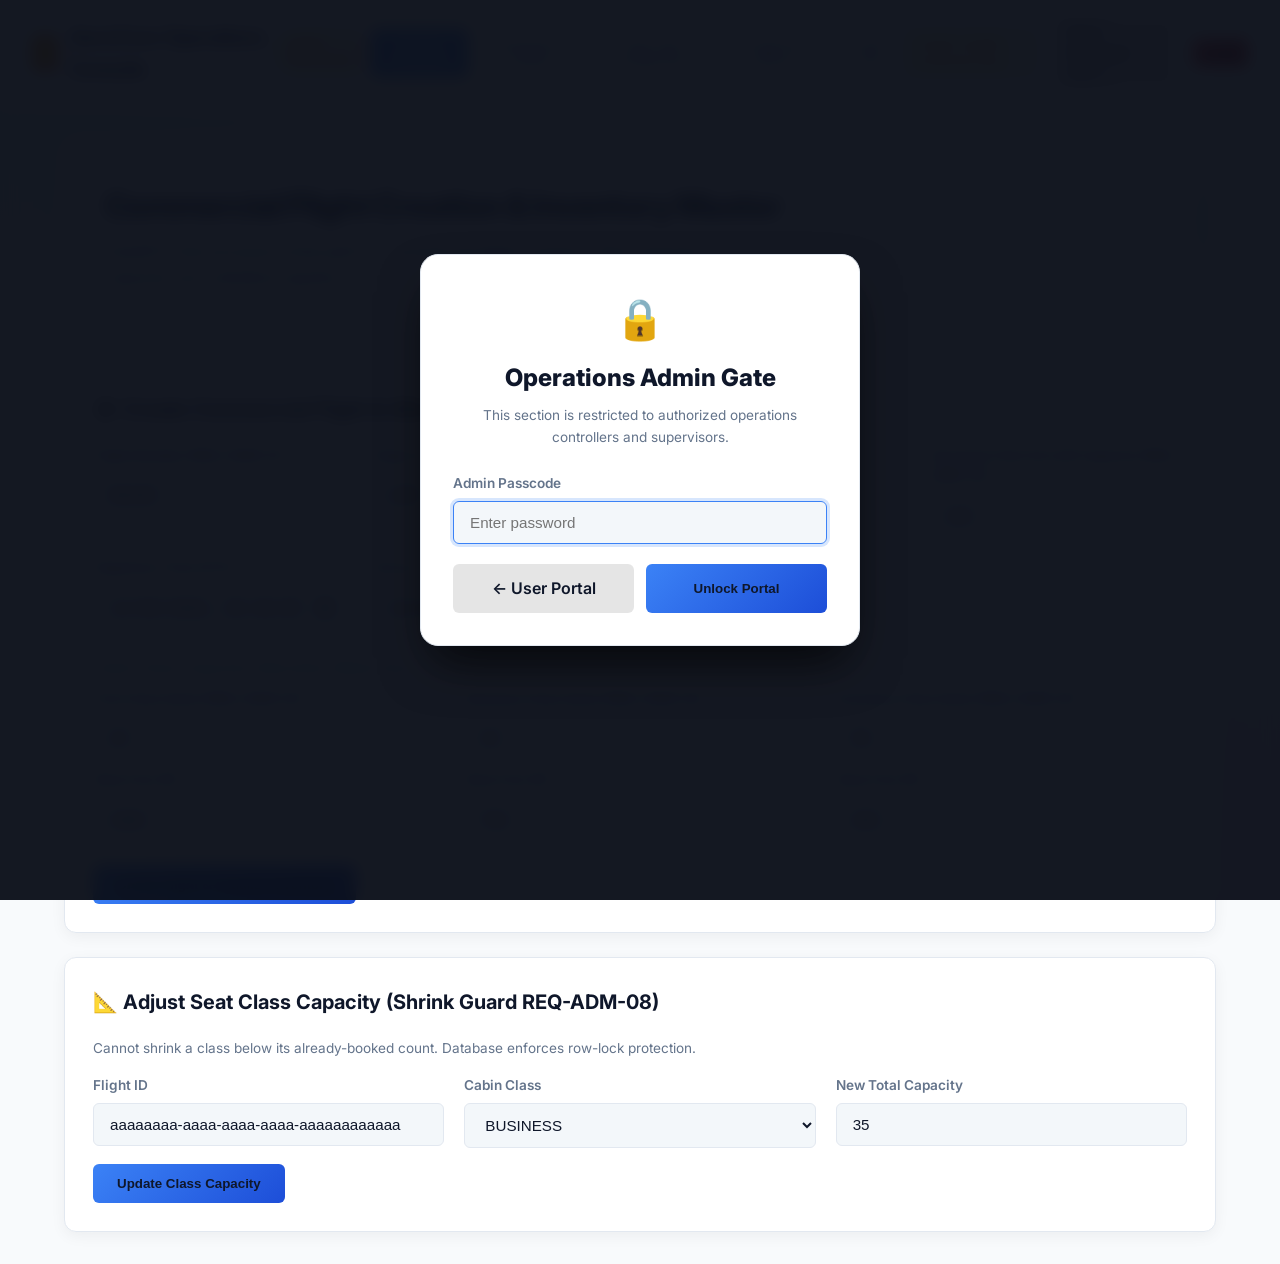
<file: admin/index.html>
<!DOCTYPE html>
<html lang="en">
<head>
  <meta charset="UTF-8">
  <meta name="viewport" content="width=device-width, initial-scale=1.0">
  <title>AeroCore - Operations & Fleet Admin Portal</title>
  <link rel="stylesheet" href="/css/style.css">
  <link rel="preconnect" href="https://fonts.googleapis.com">
  <link rel="preconnect" href="https://fonts.gstatic.com" crossorigin>
  <link href="https://fonts.googleapis.com/css2?family=Inter:wght@400;500;600;700;800&display=swap" rel="stylesheet">
</head>
<body>

  <!-- Admin Login Overlay Gate (Protected by password: admin123) -->
  <div id="admin-auth-overlay" class="modal-overlay active" style="background: rgba(11, 15, 25, 0.96);">
    <div class="modal-box" style="max-width: 440px; text-align: center;">
      <div style="font-size: 2.5rem; margin-bottom: 0.5rem;">🔒</div>
      <h2 style="font-size: 1.5rem; font-weight: 800; margin-bottom: 0.5rem;">Operations Admin Gate</h2>
      <p style="color: var(--text-muted); font-size: 0.85rem; margin-bottom: 1.5rem;">This section is restricted to authorized operations controllers and supervisors.</p>

      <form id="admin-login-form" onsubmit="handleAdminLogin(event)">
        <div class="form-group" style="text-align: left; margin-bottom: 1.25rem;">
          <label for="admin-pass-input">Admin Passcode</label>
          <input type="password" id="admin-pass-input" class="form-input" placeholder="Enter password" required autofocus>
        </div>
        <div id="admin-auth-error" style="color: #f87171; font-size: 0.85rem; margin-bottom: 1rem; display: none;"></div>
        <div style="display: flex; gap: 0.75rem;">
          <a href="/" class="btn btn-secondary" style="flex: 1; text-decoration: none;">← User Portal</a>
          <button type="submit" class="btn" style="flex: 1;">Unlock Portal</button>
        </div>
      </form>
    </div>
  </div>

  <!-- Admin Header -->
  <header class="app-header">
    <div class="brand">
      <div class="brand-icon" style="background: linear-gradient(135deg, #f59e0b 0%, #d97706 100%);">⚡</div>
      <div>
        <div class="brand-title">AeroCore Operations Console</div>
      </div>
      <span class="brand-badge" style="background: rgba(245, 158, 11, 0.2); color: #fbbf24; border-color: rgba(245, 158, 11, 0.4);">Admin Protected</span>
    </div>

    <nav class="nav-tabs">
      <button class="nav-btn active" onclick="switchAdminTab('fleet-dispatch-tab')">Fleet & Inventory</button>
      <button class="nav-btn" onclick="switchAdminTab('schedules-tab')">Schedules & Delays</button>
      <button class="nav-btn" onclick="switchAdminTab('gate-tab')">Gate Seat Assignment</button>
      <button class="nav-btn" onclick="switchAdminTab('rag-gate-tab')">AI Approval Queue</button>
      <button class="nav-btn" onclick="switchAdminTab('audit-tab')">Audit Trail</button>
    </nav>

    <div class="user-status">
      <span class="role-tag" style="background: rgba(245, 158, 11, 0.15); color: #fbbf24; border-color: rgba(245, 158, 11, 0.3);">SUPER_ADMIN (Authenticated)</span>
      <a href="/" class="btn btn-secondary" style="padding: 0.4rem 0.8rem; font-size: 0.8rem; text-decoration: none;">Exit to Passenger View ↗</a>
      <button class="btn btn-danger" style="padding: 0.4rem 0.8rem; font-size: 0.8rem;" onclick="adminLogout()">Lock</button>
    </div>
  </header>

  <main class="container">

    <!-- =================================================================== -->
    <!-- TAB 1: FLEET & INVENTORY (CREATE & RESIZE) -->
    <!-- =================================================================== -->
    <section id="fleet-dispatch-tab" class="tab-content active">
      <div class="hero-banner">
        <h1 class="hero-title">Commercial Flight Creation & Inventory Master</h1>
        <p class="hero-subtitle">FastAPI is the exclusive write path for commercial flight inventory. Strict airframe capacity sum validation applies.</p>
      </div>

      <!-- Create Flight Card -->
      <div class="card">
        <h2 class="card-title">➕ Create Commercial Flight & Allocate Seat Classes (REQ-ADM-01 - 04)</h2>
        <form id="create-flight-form" onsubmit="handleCreateFlight(event)">
          <div class="form-grid">
            <div class="form-group">
              <label>Flight Number (REQ-ADM-01)</label>
              <input type="text" id="create-fn" class="form-input" value="BA105" required>
            </div>
            <div class="form-group">
              <label>Origin IATA (3-letter)</label>
              <input type="text" id="create-origin" class="form-input" value="LHR" maxlength="3" required>
            </div>
            <div class="form-group">
              <label>Destination IATA (3-letter)</label>
              <input type="text" id="create-dest" class="form-input" value="DXB" maxlength="3" required>
            </div>
            <div class="form-group">
              <label>Declared Total Aircraft Capacity (REQ-ADM-03)</label>
              <input type="number" id="create-capacity" class="form-input" value="100" min="1" required>
            </div>
            <div class="form-group">
              <label>Departure Time (UTC)</label>
              <input type="datetime-local" id="create-dept" class="form-input" required>
            </div>
            <div class="form-group">
              <label>Arrival Time (UTC)</label>
              <input type="datetime-local" id="create-arr" class="form-input" required>
            </div>
          </div>

          <h3 style="margin: 1.5rem 0 0.5rem; font-size: 0.95rem; color: #93c5fd;">Cabin Class Capacity Allocation (Must Sum Exactly to Total Capacity)</h3>
          <div class="form-grid" style="grid-template-columns: repeat(3, 1fr);">
            <div class="form-group">
              <label>First Class Seats (REQ-ADM-02)</label>
              <input type="number" id="class-first-seats" class="form-input" value="20" min="1" required>
              <label style="margin-top: 0.25rem;">Base Fare ($)</label>
              <input type="number" id="class-first-fare" class="form-input" value="1500" min="1" required>
            </div>
            <div class="form-group">
              <label>Business Class Seats (REQ-ADM-02)</label>
              <input type="number" id="class-biz-seats" class="form-input" value="30" min="1" required>
              <label style="margin-top: 0.25rem;">Base Fare ($)</label>
              <input type="number" id="class-biz-fare" class="form-input" value="750" min="1" required>
            </div>
            <div class="form-group">
              <label>Economy Class Seats (REQ-ADM-02)</label>
              <input type="number" id="class-eco-seats" class="form-input" value="50" min="1" required>
              <label style="margin-top: 0.25rem;">Base Fare ($)</label>
              <input type="number" id="class-eco-fare" class="form-input" value="250" min="1" required>
            </div>
          </div>

          <div style="margin-top: 1.5rem;">
            <button type="submit" class="btn">Create Flight & Initialize Inventory</button>
          </div>
        </form>
      </div>

      <!-- Class Capacity Resizing Guard (REQ-ADM-08) -->
      <div class="card">
        <h2 class="card-title">📐 Adjust Seat Class Capacity (Shrink Guard REQ-ADM-08)</h2>
        <p style="color: var(--text-muted); font-size: 0.85rem; margin-bottom: 1rem;">Cannot shrink a class below its already-booked count. Database enforces row-lock protection.</p>
        <div class="form-grid">
          <div class="form-group">
            <label>Flight ID</label>
            <input type="text" id="resize-flight-id" class="form-input" placeholder="Flight UUID" value="aaaaaaaa-aaaa-aaaa-aaaa-aaaaaaaaaaaa">
          </div>
          <div class="form-group">
            <label>Cabin Class</label>
            <select id="resize-class-code" class="form-select">
              <option value="FIRST">FIRST</option>
              <option value="BUSINESS" selected>BUSINESS</option>
              <option value="ECONOMY">ECONOMY</option>
            </select>
          </div>
          <div class="form-group">
            <label>New Total Capacity</label>
            <input type="number" id="resize-new-capacity" class="form-input" value="35" min="1">
          </div>
        </div>
        <div style="margin-top: 1rem;">
          <button class="btn" onclick="handleAdjustCapacity()">Update Class Capacity</button>
        </div>
      </div>
    </section>

    <!-- =================================================================== -->
    <!-- TAB 2: SCHEDULES & CANCELLATIONS -->
    <!-- =================================================================== -->
    <section id="schedules-tab" class="tab-content">
      <div class="hero-banner">
        <h1 class="hero-title">Schedule Modifications & Flight Cancellations</h1>
        <p class="hero-subtitle">Cascading schedule changes automatically grant passenger compensation rights if shift &ge; 2 hours.</p>
      </div>

      <div class="card">
        <h2 class="card-title">🕒 Schedule Modification & Cascading Involuntary Override (REQ-ADM-05, REQ-CHG-25)</h2>
        <div class="form-grid">
          <div class="form-group">
            <label>Flight ID</label>
            <input type="text" id="schedule-flight-id" class="form-input" placeholder="Flight UUID" value="aaaaaaaa-aaaa-aaaa-aaaa-aaaaaaaaaaaa">
          </div>
          <div class="form-group">
            <label>New Departure Time</label>
            <input type="datetime-local" id="schedule-new-dept" class="form-input">
          </div>
          <div class="form-group">
            <label>New Arrival Time</label>
            <input type="datetime-local" id="schedule-new-arr" class="form-input">
          </div>
        </div>
        <div style="margin-top: 1rem;">
          <button class="btn" onclick="handleScheduleUpdate()">Apply Schedule Shift & Cascade Involuntary Flags</button>
        </div>
      </div>

      <div class="card">
        <h2 class="card-title">🛑 Flight Cancellation (REQ-ADM-06, REQ-CHG-26, REQ-SCH-36)</h2>
        <div class="form-grid">
          <div class="form-group">
            <label>Flight ID to Cancel</label>
            <input type="text" id="cancel-flight-id" class="form-input" placeholder="Flight UUID" value="aaaaaaaa-aaaa-aaaa-aaaa-aaaaaaaaaaaa">
          </div>
          <div class="form-group">
            <label>Cancellation Reason</label>
            <input type="text" id="cancel-reason" class="form-input" value="Operational dispatch airframe maintenance">
          </div>
        </div>
        <div style="margin-top: 1rem;">
          <button class="btn btn-danger" onclick="handleFlightCancellation()">Cancel Entire Commercial Flight</button>
        </div>
      </div>
    </section>

    <!-- =================================================================== -->
    <!-- TAB 3: GATE AGENT SEAT ASSIGNMENT (REQ-WST-32) -->
    <!-- =================================================================== -->
    <section id="gate-tab" class="tab-content">
      <div class="hero-banner">
        <h1 class="hero-title">Gate Agent Seat Assignment</h1>
        <p class="hero-subtitle">Row-locking ensures that a gate-agent action and an n8n background promotion run cannot assign the same freed seat twice (REQ-WST-32).</p>
      </div>

      <div class="card">
        <h2 class="card-title">🎟️ Assign Freed Seat with Row Lock (SELECT FOR UPDATE)</h2>
        <div class="form-grid">
          <div class="form-group">
            <label>Flight ID</label>
            <input type="text" id="gate-flight-id" class="form-input" value="aaaaaaaa-aaaa-aaaa-aaaa-aaaaaaaaaaaa">
          </div>
          <div class="form-group">
            <label>Class Code</label>
            <select id="gate-class-code" class="form-select">
              <option value="FIRST">FIRST</option>
              <option value="BUSINESS" selected>BUSINESS</option>
              <option value="ECONOMY">ECONOMY</option>
            </select>
          </div>
          <div class="form-group">
            <label>Target Seat ID / Seat Number</label>
            <input type="text" id="gate-seat-id" class="form-input" placeholder="Seat UUID or Seat Number">
          </div>
        </div>
        <div style="margin-top: 1rem;">
          <button class="btn" onclick="handleGateSeatAssign()">Assign Seat at Gate</button>
        </div>
      </div>
    </section>

    <!-- =================================================================== -->
    <!-- TAB 4: SUPERVISOR GROUNDED RAG APPROVAL GATE -->
    <!-- =================================================================== -->
    <section id="rag-gate-tab" class="tab-content">
      <div class="hero-banner">
        <h1 class="hero-title">AI Grounded Policy Support: Human Supervisor Approval Gate</h1>
        <p class="hero-subtitle">MANDATORY HUMAN SIGN-OFF (REQ-FRD-38, REQ-APP-43): AI-drafted policy responses are held in this queue and CANNOT be dispatched via Gmail until approved by an Operations Supervisor.</p>
      </div>

      <div class="card">
        <div style="display:flex; justify-content:space-between; align-items:center; margin-bottom: 1rem;">
          <h2 class="card-title" style="margin-bottom:0;">🛡️ Pending Drafts Queue</h2>
          <button class="btn btn-secondary" onclick="loadSupportDrafts()">Refresh Review Queue</button>
        </div>
        <div id="support-drafts-container">
          <p style="color: var(--text-dim);">Loading pending drafts...</p>
        </div>
      </div>
    </section>

    <!-- =================================================================== -->
    <!-- TAB 5: IMMUTABLE AUDIT TRAIL (REQ-ADM-11, REQ-APP-44) -->
    <!-- =================================================================== -->
    <section id="audit-tab" class="tab-content">
      <div class="hero-banner">
        <h1 class="hero-title">Regulatory & Administrative Audit Trail</h1>
        <p class="hero-subtitle">Immutable append-only audit trail recording every flight creation, capacity change, schedule edit, and cancellation.</p>
      </div>

      <div class="card">
        <div style="display:flex; justify-content:space-between; align-items:center; margin-bottom: 1rem;">
          <h2 class="card-title" style="margin-bottom:0;">📋 Administrative Audit Logs</h2>
          <button class="btn btn-secondary" onclick="loadAuditLogs()">Refresh Logs</button>
        </div>
        <div id="audit-logs-container" style="max-height: 450px; overflow-y: auto; font-family: monospace; font-size: 0.85rem;">
          <p style="color: var(--text-dim);">Click 'Refresh Logs' to view recent actions.</p>
        </div>
      </div>
    </section>

  </main>

  <script src="/js/admin.js"></script>
</body>
</html>
</file>
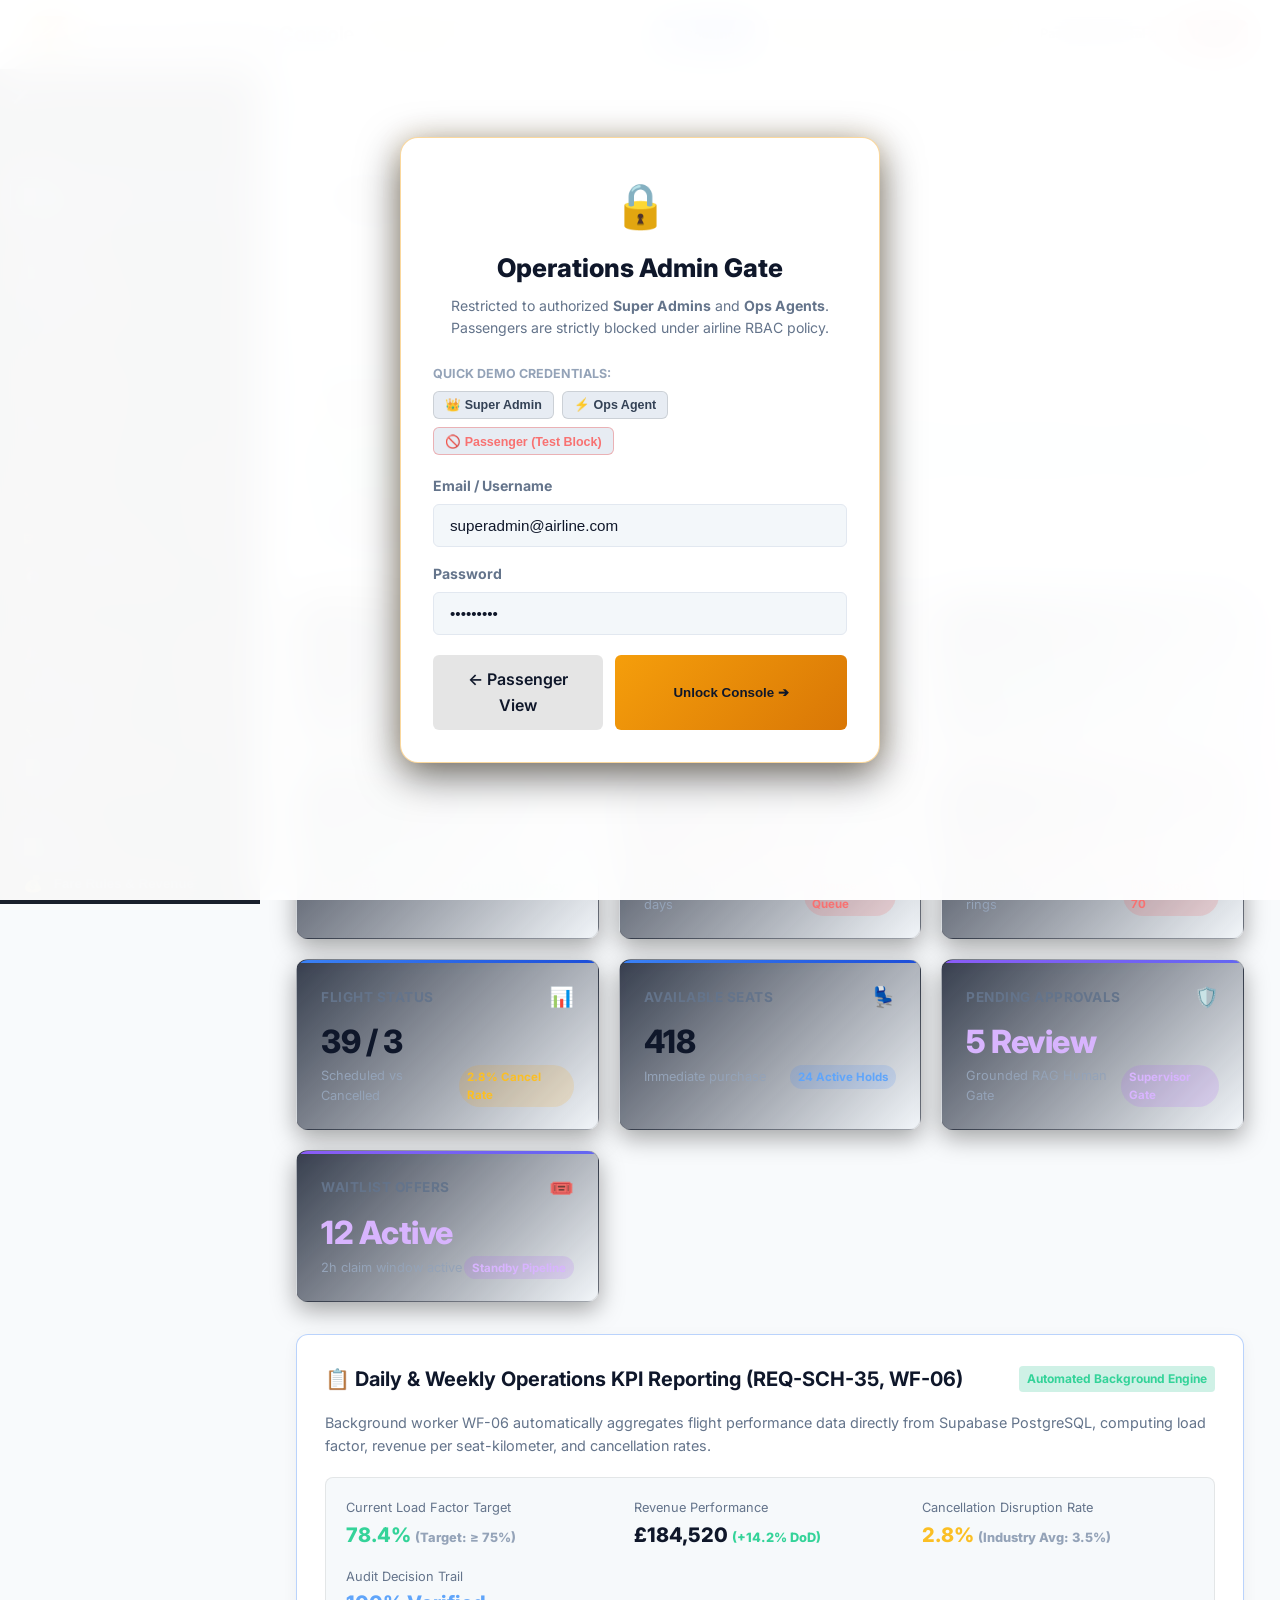
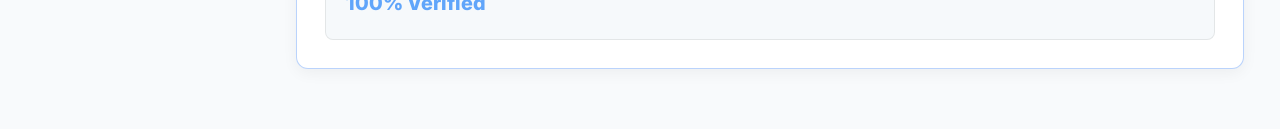
<file: frontend/admin.html>
<!DOCTYPE html>
<html lang="en">
<head>
  <meta charset="UTF-8">
  <meta name="viewport" content="width=device-width, initial-scale=1.0">
  <title>AeroCore - Operations & Fleet Admin Portal</title>
  <link rel="icon" href="data:image/svg+xml,<svg xmlns=%22http://www.w3.org/2000/svg%22 viewBox=%220 0 100 100%22><text y=%22.9em%22 font-size=%2290%22>✈️</text></svg>">
  <link rel="stylesheet" href="/css/style.css">
  <link rel="preconnect" href="https://fonts.googleapis.com">
  <link rel="preconnect" href="https://fonts.gstatic.com" crossorigin>
  <link href="https://fonts.googleapis.com/css2?family=Inter:wght@400;500;600;700;800&display=swap" rel="stylesheet">
  <style>
    .admin-layout-root {
      display: flex;
      min-height: calc(100vh - 65px);
      width: 100%;
    }
    .admin-sidebar {
      width: 260px;
      min-width: 260px;
      background: rgba(13, 19, 33, 0.95);
      border-right: 1px solid rgba(0, 0, 0, 0.08);
      display: flex;
      flex-direction: column;
      justify-content: space-between;
      padding: 1rem 0.65rem;
      overflow-y: auto;
      max-height: calc(100vh - 65px);
      position: sticky;
      top: 65px;
      z-index: 90;
    }
    .sidebar-group-title {
      font-size: 0.7rem;
      font-weight: 800;
      letter-spacing: 1.2px;
      color: #64748b;
      text-transform: uppercase;
      margin: 1.1rem 0 0.35rem 0.6rem;
    }
    .sidebar-group-title:first-child {
      margin-top: 0.2rem;
    }
    .side-nav-btn {
      display: flex;
      align-items: center;
      gap: 0.65rem;
      width: 100%;
      padding: 0.52rem 0.75rem;
      border-radius: 8px;
      border: 1px solid transparent;
      background: transparent;
      color: #94a3b8;
      font-size: 0.83rem;
      font-weight: 600;
      text-align: left;
      cursor: pointer;
      transition: all 0.18s ease;
      text-decoration: none;
    }
    .side-nav-btn:hover {
      background: rgba(0, 0, 0, 0.05);
      color: #0f172a;
    }
    .side-nav-btn.active {
      background: rgba(59, 130, 246, 0.15);
      border-color: rgba(59, 130, 246, 0.35);
      color: #60a5fa;
      font-weight: 700;
    }
    .side-nav-btn .icon {
      font-size: 1rem;
      width: 20px;
      text-align: center;
    }
    .side-nav-btn .badge-pill {
      margin-left: auto;
      font-size: 0.7rem;
      padding: 0.1rem 0.4rem;
      border-radius: 10px;
      background: rgba(0, 0, 0, 0.1);
      color: #cbd5e1;
      font-weight: 700;
    }
    .sidebar-footer {
      border-top: 1px solid rgba(0, 0, 0, 0.08);
      padding-top: 1rem;
      margin-top: 1.25rem;
    }
    .admin-main-area {
      flex: 1;
      padding: 1.75rem 2.25rem;
      overflow-y: auto;
      max-width: calc(100vw - 260px);
    }
    @media (max-width: 900px) {
      .admin-layout-root {
        flex-direction: column;
      }
      .admin-sidebar {
        width: 100%;
        min-width: 100%;
        max-height: none;
        position: relative;
        top: 0;
      }
      .admin-main-area {
        max-width: 100vw;
        padding: 1rem;
      }
    }
  </style>
</head>
<body>
  <div class="sidebar-overlay" id="mobile-overlay" onclick="toggleAdminSidebar()"></div>

  <!-- 1. 🔑 Admin Login Overlay Gate (RBAC: SUPER_ADMIN, OPS_AGENT, PASSENGER blocked) -->
  <div id="admin-auth-overlay" class="modal-overlay active" style="background: rgba(255, 255, 255, 0.97); backdrop-filter: blur(20px);">
    <div class="modal-box" style="max-width: 480px; text-align: center; border: 1.5px solid rgba(245, 158, 11, 0.4); box-shadow: 0 12px 40px rgba(0, 0, 0, 0.6), 0 0 25px rgba(245, 158, 11, 0.15);">
      <div style="font-size: 2.75rem; margin-bottom: 0.5rem;">🔒</div>
      <h2 style="font-size: 1.6rem; font-weight: 800; margin-bottom: 0.35rem; color: #0f172a;">Operations Admin Gate</h2>
      <p style="color: var(--text-muted); font-size: 0.88rem; margin-bottom: 1.25rem;">
        Restricted to authorized <b>Super Admins</b> and <b>Ops Agents</b>. Passengers are strictly blocked under airline RBAC policy.
      </p>

      <!-- Quick Role Switcher Chips for Rapid Evaluation -->
      <div style="margin-bottom: 1rem; text-align: left;">
        <label style="font-size: 0.78rem; font-weight: 700; color: var(--text-dim); text-transform: uppercase;">Quick Demo Credentials:</label>
        <div class="admin-login-role-chips" style="margin-top: 0.35rem;">
          <button type="button" class="role-chip-btn" onclick="fillAdminCreds('SUPER_ADMIN')">👑 Super Admin</button>
          <button type="button" class="role-chip-btn" onclick="fillAdminCreds('OPS_AGENT')">⚡ Ops Agent</button>
          <button type="button" class="role-chip-btn" style="border-color: rgba(239, 68, 68, 0.35); color: #f87171;" onclick="fillAdminCreds('PASSENGER')">🚫 Passenger (Test Block)</button>
        </div>
      </div>

      <form id="admin-login-form" onsubmit="handleAdminLogin(event)">
        <div class="form-group" style="text-align: left; margin-bottom: 1rem;">
          <label for="admin-email-input" style="font-weight: 700; font-size: 0.88rem;">Email / Username</label>
          <input type="text" id="admin-email-input" class="form-input" placeholder="superadmin@airline.com" value="superadmin@airline.com" required>
        </div>

        <div class="form-group" style="text-align: left; margin-bottom: 1.25rem;">
          <label for="admin-pass-input" style="font-weight: 700; font-size: 0.88rem;">Password</label>
          <input type="password" id="admin-pass-input" class="form-input" placeholder="Enter password (e.g. Admin123! or admin123)" value="Admin123!" required>
        </div>

        <div id="admin-auth-error" style="color: #f87171; font-size: 0.88rem; margin-bottom: 1rem; display: none; background: rgba(239, 68, 68, 0.12); padding: 0.65rem 0.85rem; border-radius: 6px; border: 1px solid rgba(239, 68, 68, 0.3); text-align: left;"></div>

        <div style="display: flex; gap: 0.75rem;">
          <a href="index.html" class="btn btn-secondary" style="flex: 1; text-decoration: none; text-align: center; display: flex; align-items: center; justify-content: center;">← Passenger View</a>
          <button type="submit" class="btn" id="btn-admin-login" style="flex: 1.5; font-weight: 800; background: linear-gradient(135deg, #f59e0b 0%, #d97706 100%); color: #0f172a;">
            Unlock Console ➔
          </button>
        </div>
      </form>
    </div>
  </div>

  <!-- Admin Header -->
  <header class="app-header" style="position: sticky; top: 0; z-index: 100;">
    <button class="hamburger-menu" id="admin-hamburger" onclick="toggleAdminSidebar()" >☰</button>
    <div class="brand">
      <div class="brand-icon" style="background: linear-gradient(135deg, #f59e0b 0%, #d97706 100%);">⚡</div>
      <div>
        <div class="brand-title">AeroCore Operations Console</div>
      </div>
      <span class="brand-badge" id="admin-role-badge" style="background: rgba(245, 158, 11, 0.2); color: #fbbf24; border-color: rgba(245, 158, 11, 0.4);">
        SUPER_ADMIN
      </span>
    </div>

    <div class="user-status" style="display: flex; gap: 0.5rem; align-items: center;">
      <button class="btn btn-primary" style="padding: 0.4rem 0.8rem; font-size: 0.8rem;" onclick="switchAdminTab('bookings-tab')">📊 Bookings</button>
      <span class="role-tag" id="admin-user-display" style="background: rgba(245, 158, 11, 0.15); color: #fbbf24; border-color: rgba(245, 158, 11, 0.3);">
        Chief Operations Admin (SUPER_ADMIN)
      </span>
      <a href="index.html" class="btn btn-secondary" style="padding: 0.4rem 0.8rem; font-size: 0.8rem; text-decoration: none;">Passenger Portal ↗</a>
      <button class="btn btn-danger" style="padding: 0.4rem 0.8rem; font-size: 0.8rem; font-weight: 700;" onclick="adminLogout()">Logout</button>
    </div>
  </header>

  <!-- 28. 🔐 Admin Sidebar & Main Workspace Layout -->
  <div class="admin-layout-root">

    <!-- SIDEBAR (Section 28) -->
    <aside class="admin-sidebar" id="admin-sidebar">
      <div>
        <div class="sidebar-brand-title">
          <span>✈️</span> FLIGHT MANAGEMENT SYSTEM
        </div>

        <!-- MAIN -->
        <div class="sidebar-group-title">MAIN</div>
        <button class="side-nav-btn active" data-tab="overview-kpi-tab" onclick="switchAdminTab('overview-kpi-tab')">
          <span class="icon">📊</span> <span>Dashboard</span>
        </button>
        <button class="side-nav-btn" data-tab="fleet-dispatch-tab" onclick="switchAdminTab('fleet-dispatch-tab')">
          <span class="icon">✈️</span> <span>Flights</span>
        </button>
        <button class="side-nav-btn" data-tab="bookings-tab" onclick="switchAdminTab('bookings-tab')">
          <span class="icon">📋</span> <span>Bookings</span>
        </button>
        <button class="side-nav-btn" data-tab="passengers-tab" onclick="switchAdminTab('passengers-tab')">
          <span class="icon">👥</span> <span>Passengers</span>
        </button>

        <!-- OPERATIONS -->
        <div class="sidebar-group-title">OPERATIONS</div>
        <button class="side-nav-btn" data-tab="seatmap-tab" onclick="switchAdminTab('seatmap-tab')">
          <span class="icon">🪑</span> <span>Seat Maps</span>
        </button>
        <button class="side-nav-btn" onclick="openInventoryViewModal('default')">
          <span class="icon">💺</span> <span>Inventory</span>
        </button>
        <button class="side-nav-btn" data-tab="waitlist-tab" onclick="switchAdminTab('waitlist-tab')">
          <span class="icon">🧍</span> <span>Waitlist</span>
          <span class="badge-pill">Queue</span>
        </button>
        <button class="side-nav-btn" data-tab="refunds-tab" onclick="switchAdminTab('refunds-tab')">
          <span class="icon">❌</span> <span>Refunds</span>
          <span class="badge-pill" style="background: rgba(239,68,68,0.2); color:#f87171;">SLA</span>
        </button>
        <button class="side-nav-btn" data-tab="credits-tab" onclick="switchAdminTab('credits-tab')">
          <span class="icon">🎫</span> <span>Travel Credits</span>
          <span class="badge-pill">365d</span>
        </button>
        <button class="side-nav-btn" data-tab="schedules-tab" onclick="switchAdminTab('schedules-tab')">
          <span class="icon">⏰</span> <span>Schedule Changes</span>
        </button>

        <!-- RISK & AI -->
        <div class="sidebar-group-title">RISK & AI</div>
        <button class="side-nav-btn" data-tab="fraud-tab" onclick="switchAdminTab('fraud-tab')">
          <span class="icon">🚨</span> <span>Fraud & Risk</span>
          <span class="badge-pill" style="background: rgba(239,68,68,0.2); color:#f87171;">Alerts</span>
        </button>
        <button class="side-nav-btn" data-tab="rag-gate-tab" onclick="switchAdminTab('rag-gate-tab')">
          <span class="icon">🤖</span> <span>AI Support</span>
          <span class="badge-pill" style="background: rgba(245,158,11,0.2); color:#fbbf24;">Gate</span>
        </button>
        <button class="side-nav-btn" data-tab="approvals-tab" onclick="switchAdminTab('approvals-tab')">
          <span class="icon">👨‍⚖️</span> <span>Approvals</span>
          <span class="badge-pill">Center</span>
        </button>
        <button class="side-nav-btn" data-tab="policies-tab" onclick="switchAdminTab('policies-tab')">
          <span class="icon">📄</span> <span>Policy Documents</span>
        </button>

        <!-- ANALYTICS -->
        <div class="sidebar-group-title">ANALYTICS</div>
        <button class="side-nav-btn" data-tab="reports-tab" onclick="switchAdminTab('reports-tab')">
          <span class="icon">📊</span> <span>Reports</span>
        </button>
        <button class="side-nav-btn" data-tab="farerules-tab" onclick="switchAdminTab('farerules-tab')">
          <span class="icon">💰</span> <span>Fare Rules & Revenue</span>
        </button>
        <button class="side-nav-btn" data-tab="overview-kpi-tab" onclick="switchAdminTab('overview-kpi-tab')">
          <span class="icon">📈</span> <span>KPI Dashboard</span>
        </button>

        <!-- SYSTEM -->
        <div class="sidebar-group-title">SYSTEM</div>
        <button class="side-nav-btn" data-tab="notifications-tab" onclick="switchAdminTab('notifications-tab')">
          <span class="icon">📧</span> <span>Notifications</span>
        </button>
        <button class="side-nav-btn" data-tab="audit-tab" onclick="switchAdminTab('audit-tab')">
          <span class="icon">📝</span> <span>Audit Logs</span>
        </button>
        <button class="side-nav-btn" data-tab="users-tab" onclick="switchAdminTab('users-tab')">
          <span class="icon">👥</span> <span>Users & Roles</span>
        </button>
        <button class="side-nav-btn" data-tab="reconciliation-tab" onclick="switchAdminTab('reconciliation-tab')">
          <span class="icon">🔄</span> <span>Reconciliation</span>
        </button>
        <button class="side-nav-btn" data-tab="health-tab" onclick="switchAdminTab('health-tab')">
          <span class="icon">⚙️</span> <span>System Health</span>
          <span class="badge-pill" style="color:#34d399;">🟢</span>
        </button>
      </div>

      <!-- Admin Profile & Logout -->
      <div class="sidebar-footer">
        <div style="display: flex; align-items: center; gap: 0.6rem; margin-bottom: 0.75rem;">
          <div style="font-size: 1.5rem; background: rgba(245,158,11,0.15); width: 36px; height: 36px; display: flex; align-items: center; justify-content: center; border-radius: 8px; border: 1px solid rgba(245,158,11,0.3);">👑</div>
          <div>
            <div style="font-size: 0.85rem; font-weight: 800; color: #0f172a;" id="sidebar-admin-name">Chief Admin</div>
            <div style="font-size: 0.72rem; color: #fbbf24; font-weight: 700;" id="sidebar-admin-role">SUPER_ADMIN</div>
          </div>
        </div>
        <div style="display: flex; gap: 0.4rem;">
          <a href="index.html" class="btn btn-secondary btn-sm" style="flex: 1; text-decoration: none; text-align: center; font-size: 0.75rem; padding: 0.35rem;">Portal ↗</a>
          <button class="btn btn-danger btn-sm" style="flex: 1; font-size: 0.75rem; padding: 0.35rem; font-weight: 700;" onclick="adminLogout()">Logout</button>
        </div>
      </div>
    </aside>

    <!-- Main Workspace Area -->
    <div class="admin-main-area">
      <main class="container" style="max-width: 1300px; padding: 0;">

    <!-- =================================================================== -->
    <!-- TAB 0: 2. 📊 EXECUTIVE OVERVIEW & OPERATIONS KPI DASHBOARD -->
    <!-- =================================================================== -->
    <section id="overview-kpi-tab" class="tab-content active">
      <div class="hero-banner">
        <h1 class="hero-title">Executive Operations Control Center</h1>
        <p class="hero-subtitle">Real-time fleet operations, inventory load factor, financial performance, and fraud mitigation monitoring.</p>
      </div>

      <!-- RBAC Permissions Indicator Banner -->
      <div class="admin-role-banner" id="admin-role-banner">
        <div>
          <div style="font-size: 0.82rem; font-weight: 700; color: var(--text-muted); text-transform: uppercase; letter-spacing: 0.5px;">Active Authenticated Role:</div>
          <div style="font-size: 1.35rem; font-weight: 800; color: #fbbf24; display: flex; align-items: center; gap: 0.5rem;" id="active-role-title">
            <span>👑</span> SUPER_ADMIN (Full Fleet Control)
          </div>
          <div class="role-perms-list" id="active-role-perms">
            <span class="perm-badge">✓ Flights Create/Edit/Cancel</span>
            <span class="perm-badge">✓ Capacity Adjustments</span>
            <span class="perm-badge">✓ Aircraft Seat Maps</span>
            <span class="perm-badge">✓ Booking & Refunds</span>
            <span class="perm-badge">✓ AI Approvals Gate</span>
            <span class="perm-badge">✓ Fraud Scoring</span>
            <span class="perm-badge">✓ Daily/Weekly Reports</span>
            <span class="perm-badge">✓ Regulatory Audit Trail</span>
          </div>
        </div>
        <div style="display: flex; gap: 0.75rem; align-items: center;">
          <button type="button" class="btn btn-secondary" onclick="loadDashboardKPIs()" style="font-size: 0.85rem; padding: 0.5rem 1rem;">
            🔄 Refresh Live KPIs
          </button>
        </div>
      </div>

      <!-- KPI Cards Grid (Matches User Prompts & PDF REQ-SCH-35) -->
      <div class="admin-kpi-grid">
        <!-- Card 1: Today's Flights -->
        <div class="admin-kpi-card warning-card">
          <div class="kpi-card-header">
            <span class="kpi-card-title">Today's Flights</span>
            <span class="kpi-card-icon">🛫</span>
          </div>
          <div class="kpi-card-value" id="kpi-todays-flights">18</div>
          <div class="kpi-card-footer">
            <span>Scheduled for today</span>
            <span class="kpi-card-badge warning" id="kpi-total-flights-badge">42 Total Flights</span>
          </div>
        </div>

        <!-- Card 2: Total Bookings -->
        <div class="admin-kpi-card">
          <div class="kpi-card-header">
            <span class="kpi-card-title">Total Bookings</span>
            <span class="kpi-card-icon">📑</span>
          </div>
          <div class="kpi-card-value" id="kpi-total-bookings">1,284</div>
          <div class="kpi-card-footer">
            <span>Confirmed ticketed</span>
            <span class="kpi-card-badge" id="kpi-confirmed-pax-badge">1,142 Passengers</span>
          </div>
        </div>

        <!-- Card 3: Revenue -->
        <div class="admin-kpi-card revenue-card">
          <div class="kpi-card-header">
            <span class="kpi-card-title">Gross Revenue</span>
            <span class="kpi-card-icon">💷</span>
          </div>
          <div class="kpi-card-value" id="kpi-revenue" style="color: #34d399;">£184,520</div>
          <div class="kpi-card-footer">
            <span>Ticket sales ledger</span>
            <span class="kpi-card-badge success">+14.2% DoD</span>
          </div>
        </div>

        <!-- Card 4: Load Factor -->
        <div class="admin-kpi-card revenue-card">
          <div class="kpi-card-header">
            <span class="kpi-card-title">Load Factor</span>
            <span class="kpi-card-icon">📈</span>
          </div>
          <div class="kpi-card-value" id="kpi-load-factor" style="color: #34d399;">78.4%</div>
          <div class="kpi-card-footer">
            <span>Fleet seat occupancy</span>
            <span class="kpi-card-badge success">Optimal Efficiency</span>
          </div>
        </div>

        <!-- Card 5: Pending Refunds -->
        <div class="admin-kpi-card alert-card">
          <div class="kpi-card-header">
            <span class="kpi-card-title">Pending Refunds</span>
            <span class="kpi-card-icon">💸</span>
          </div>
          <div class="kpi-card-value" id="kpi-pending-refunds" style="color: #f87171;">23 Pending</div>
          <div class="kpi-card-footer">
            <span>Escalation threshold >3 days</span>
            <span class="kpi-card-badge danger">Finance Queue</span>
          </div>
        </div>

        <!-- Card 6: Fraud Alerts -->
        <div class="admin-kpi-card alert-card">
          <div class="kpi-card-header">
            <span class="kpi-card-title">Fraud Alerts</span>
            <span class="kpi-card-icon">🚨</span>
          </div>
          <div class="kpi-card-value" id="kpi-fraud-alerts" style="color: #f87171;">7 Suspicious</div>
          <div class="kpi-card-footer">
            <span>Bot velocity & synthetic rings</span>
            <span class="kpi-card-badge danger">Risk Score &ge; 70</span>
          </div>
        </div>

        <!-- Card 7: Scheduled vs Cancelled Flights -->
        <div class="admin-kpi-card">
          <div class="kpi-card-header">
            <span class="kpi-card-title">Flight Status</span>
            <span class="kpi-card-icon">📊</span>
          </div>
          <div class="kpi-card-value" id="kpi-scheduled-cancelled">39 / 3</div>
          <div class="kpi-card-footer">
            <span>Scheduled vs Cancelled</span>
            <span class="kpi-card-badge warning" id="kpi-cancellation-rate">2.8% Cancel Rate</span>
          </div>
        </div>

        <!-- Card 8: Available vs Held Seats -->
        <div class="admin-kpi-card">
          <div class="kpi-card-header">
            <span class="kpi-card-title">Available Seats</span>
            <span class="kpi-card-icon">💺</span>
          </div>
          <div class="kpi-card-value" id="kpi-available-seats">418</div>
          <div class="kpi-card-footer">
            <span>Immediate purchase</span>
            <span class="kpi-card-badge" id="kpi-held-seats">24 Active Holds</span>
          </div>
        </div>

        <!-- Card 9: AI Support Pending Approvals -->
        <div class="admin-kpi-card purple-card">
          <div class="kpi-card-header">
            <span class="kpi-card-title">Pending Approvals</span>
            <span class="kpi-card-icon">🛡️</span>
          </div>
          <div class="kpi-card-value" id="kpi-pending-approvals" style="color: #d8b4fe;">5 Review</div>
          <div class="kpi-card-footer">
            <span>Grounded RAG Human Gate</span>
            <span class="kpi-card-badge purple">Supervisor Gate</span>
          </div>
        </div>

        <!-- Card 10: Active Waitlist Offers -->
        <div class="admin-kpi-card purple-card">
          <div class="kpi-card-header">
            <span class="kpi-card-title">Waitlist Offers</span>
            <span class="kpi-card-icon">🎟️</span>
          </div>
          <div class="kpi-card-value" id="kpi-waitlist-offers" style="color: #d8b4fe;">12 Active</div>
          <div class="kpi-card-footer">
            <span>2h claim window active</span>
            <span class="kpi-card-badge purple">Standby Pipeline</span>
          </div>
        </div>
      </div>

      <!-- Daily / Weekly KPI Reporting Card (REQ-SCH-35, WF-06) -->
      <div class="card" style="margin-top: 1.5rem; border: 1px solid rgba(59, 130, 246, 0.35);">
        <div style="display: flex; justify-content: space-between; align-items: center; margin-bottom: 1rem; flex-wrap: wrap; gap: 0.5rem;">
          <h2 class="card-title" style="margin-bottom: 0;">📋 Daily & Weekly Operations KPI Reporting (REQ-SCH-35, WF-06)</h2>
          <span class="badge badge-success">Automated Background Engine</span>
        </div>
        <p style="color: var(--text-muted); font-size: 0.9rem; margin-bottom: 1.25rem;">
          Background worker WF-06 automatically aggregates flight performance data directly from Supabase PostgreSQL, computing load factor, revenue per seat-kilometer, and cancellation rates.
        </p>

        <div style="display: grid; grid-template-columns: repeat(auto-fit, minmax(220px, 1fr)); gap: 1rem; background: rgba(241, 245, 249, 0.6); padding: 1.25rem; border-radius: 8px; border: 1px solid rgba(0, 0, 0, 0.08);">
          <div>
            <div style="font-size: 0.8rem; color: var(--text-muted);">Current Load Factor Target</div>
            <div style="font-size: 1.25rem; font-weight: 800; color: #34d399;">78.4% <span style="font-size: 0.8rem; color: var(--text-dim);">(Target: &ge; 75%)</span></div>
          </div>
          <div>
            <div style="font-size: 0.8rem; color: var(--text-muted);">Revenue Performance</div>
            <div style="font-size: 1.25rem; font-weight: 800; color: #0f172a;">£184,520 <span style="font-size: 0.8rem; color: #34d399;">(+14.2% DoD)</span></div>
          </div>
          <div>
            <div style="font-size: 0.8rem; color: var(--text-muted);">Cancellation Disruption Rate</div>
            <div style="font-size: 1.25rem; font-weight: 800; color: #fbbf24;">2.8% <span style="font-size: 0.8rem; color: var(--text-dim);">(Industry Avg: 3.5%)</span></div>
          </div>
          <div>
            <div style="font-size: 0.8rem; color: var(--text-muted);">Audit Decision Trail</div>
            <div style="font-size: 1.25rem; font-weight: 800; color: #60a5fa;">100% Verified</div>
          </div>
        </div>
      </div>
    </section>

    <!-- =================================================================== -->
    <!-- PASSENGERS REGISTRY TAB (Under MAIN) -->
    <!-- =================================================================== -->
    <section id="passengers-tab" class="tab-content">
      <div class="hero-banner">
        <h1 class="hero-title">Fleet Passengers &amp; Customer Directory</h1>
        <p class="hero-subtitle">Unified registry of passengers, booking histories, issued travel credits, and loyalty profiles.</p>
      </div>

      <div class="card">
        <div style="display: flex; justify-content: space-between; align-items: center; margin-bottom: 1rem; flex-wrap: wrap; gap: 0.75rem;">
          <div style="display: flex; gap: 0.5rem; flex: 1; max-width: 400px;">
            <input type="text" id="pax-search-input" class="form-input" placeholder="Search passenger by name, email, or PNR..." oninput="filterPassengersTable()">
          </div>
          <button class="btn btn-secondary btn-sm" onclick="loadPassengersRegistry()">🔄 Refresh Passengers</button>
        </div>

        <div style="overflow-x: auto;">
          <table class="table">
            <thead>
              <tr>
                <th>Passenger</th>
                <th>Email</th>
                <th>Bookings</th>
                <th>Active PNRs</th>
                <th>Travel Credits</th>
                <th>Status</th>
                <th>Actions</th>
              </tr>
            </thead>
            <tbody id="passengers-tbody">
              <!-- Dynamically loaded -->
            </tbody>
          </table>
        </div>
      </div>
    </section>

    <!-- =================================================================== -->
    <!-- 5. 🪑 SEAT MAP DESIGNER TAB (Under OPERATIONS) -->
    <!-- =================================================================== -->
    <section id="seatmap-tab" class="tab-content">
      <div class="hero-banner">
        <div style="display:inline-block; padding: 0.25rem 0.75rem; background: rgba(167, 139, 250, 0.2); border: 1px solid rgba(167, 139, 250, 0.4); border-radius: 9999px; font-size: 0.8rem; font-weight: 800; color: #c4b5fd; margin-bottom: 0.5rem;">
          5. 🪑 PHYSICAL SEAT MAP DESIGNER
        </div>
        <h1 class="hero-title">Aircraft Seating Layout &amp; Configuration</h1>
        <p class="hero-subtitle">
          Define physical aircraft layout (First, Business, Economy). Active seat count must exactly equal the class capacity specification.
        </p>
      </div>

      <div class="card" style="margin-bottom: 1.5rem;">
        <div style="display: flex; justify-content: space-between; align-items: center; flex-wrap: wrap; gap: 1rem; margin-bottom: 1.25rem;">
          <div>
            <label style="font-size: 0.85rem; font-weight: 700; color: var(--text-muted); display: block; margin-bottom: 0.35rem;">Select Flight to Configure:</label>
            <select id="seatmap-flight-selector" class="form-select" style="min-width: 260px;" onchange="onSeatMapFlightChanged()">
              <!-- Dynamically populated with active flights -->
            </select>
          </div>
          <div style="display: flex; gap: 0.5rem;">
            <button class="btn btn-secondary btn-sm" onclick="generateStandardLayoutTab(true)">↺ Reset Standard 100-Seat Layout</button>
            <button class="btn btn-primary btn-sm" onclick="saveSeatMapFromTab()">💾 Save Physical Seat Map</button>
          </div>
        </div>

        <!-- Cabin Allocation Balance equation -->
        <div id="seatmap-tab-validation-banner" class="capacity-live-box match" style="margin-bottom: 1.25rem;">
          <span>Physical Seats: 100 / 100 Class Capacities (First: 20/20, Business: 30/30, Economy: 50/50) ✓</span>
        </div>

        <!-- Physical Grid Display Container -->
        <div id="seatmap-tab-grid-container" style="display: flex; flex-direction: column; gap: 1.5rem;">
          <!-- Rendered by renderSeatMapDesignerGrid() -->
        </div>
      </div>
    </section>

    <!-- =================================================================== -->
    <!-- 20. 📄 POLICY DOCUMENTS MANAGEMENT (Pinecone RAG Vector Store) -->
    <!-- =================================================================== -->
    <section id="policies-tab" class="tab-content">
      <div class="hero-banner">
        <div style="display:inline-block; padding: 0.25rem 0.75rem; background: rgba(52, 211, 153, 0.2); border: 1px solid rgba(52, 211, 153, 0.4); border-radius: 9999px; font-size: 0.8rem; font-weight: 800; color: #6ee7b7; margin-bottom: 0.5rem;">
          20. 📄 POLICY DOCUMENTS &amp; PINECONE INGESTION
        </div>
        <h1 class="hero-title">Policy Document Management</h1>
        <p class="hero-subtitle">
          Manage regulatory fare policies powering automated RAG responses. Documents are automatically chunked, embedded, and indexed into Pinecone vector storage.
        </p>
      </div>

      <!-- Action & Ingestion Telemetry -->
      <div style="display: grid; grid-template-columns: repeat(auto-fit, minmax(220px, 1fr)); gap: 1rem; margin-bottom: 1.5rem;">
        <div class="card" style="padding: 1rem; background: rgba(30, 41, 59, 0.7); border: 1px solid rgba(0, 0, 0,0.08);">
          <div style="font-size: 0.75rem; font-weight: 700; color: var(--text-muted); text-transform: uppercase;">Vector Database</div>
          <div style="font-size: 1.25rem; font-weight: 800; color: #34d399; margin: 0.2rem 0;">Pinecone Serverless</div>
          <div style="font-size: 0.75rem; color: #94a3b8;">Index: airline-policies-v1 • 1536 dim</div>
        </div>
        <div class="card" style="padding: 1rem; background: rgba(30, 41, 59, 0.7); border: 1px solid rgba(0, 0, 0,0.08);">
          <div style="font-size: 0.75rem; font-weight: 700; color: var(--text-muted); text-transform: uppercase;">Active Policies</div>
          <div style="font-size: 1.25rem; font-weight: 800; color: #60a5fa; margin: 0.2rem 0;" id="policy-count-display">4 Active</div>
          <div style="font-size: 0.75rem; color: #94a3b8;">Covering Basic, Standard, Flex &amp; Business</div>
        </div>
        <div class="card" style="padding: 1rem; background: rgba(30, 41, 59, 0.7); border: 1px solid rgba(0, 0, 0,0.08);">
          <div style="font-size: 0.75rem; font-weight: 700; color: var(--text-muted); text-transform: uppercase;">Ingestion Pipeline</div>
          <div style="font-size: 1.25rem; font-weight: 800; color: #fbbf24; margin: 0.2rem 0;">n8n OCR + Embeddings</div>
          <div style="font-size: 0.75rem; color: #94a3b8;">Auto-sync on document version change</div>
        </div>
      </div>

      <div class="card">
        <div style="display: flex; justify-content: space-between; align-items: center; margin-bottom: 1rem; flex-wrap: wrap; gap: 0.75rem;">
          <h2 class="card-title" style="margin-bottom:0;">Indexed Policy Documents</h2>
          <div style="display: flex; gap: 0.5rem;">
            <button class="btn btn-secondary btn-sm" onclick="loadPolicyDocuments()">🔄 Refresh</button>
            <button class="btn btn-primary btn-sm" onclick="openPolicyUploadModal()">➕ Upload New Document</button>
          </div>
        </div>

        <div style="overflow-x: auto;">
          <table class="table">
            <thead>
              <tr>
                <th>Document Title</th>
                <th>Fare Type</th>
                <th>Effective Date</th>
                <th>Version</th>
                <th>Status</th>
                <th>Vector Store</th>
                <th>Actions</th>
              </tr>
            </thead>
            <tbody id="policies-table-body">
              <!-- Dynamically populated from /api/v1/admin/policies -->
            </tbody>
          </table>
        </div>
      </div>
    </section>

    <!-- =================================================================== -->
    <!-- 21. 👨‍⚖️ CENTRAL APPROVAL CENTER -->
    <!-- =================================================================== -->
    <section id="approvals-tab" class="tab-content">
      <div class="hero-banner">
        <div style="display:inline-block; padding: 0.25rem 0.75rem; background: rgba(239, 68, 68, 0.2); border: 1px solid rgba(239, 68, 68, 0.4); border-radius: 9999px; font-size: 0.8rem; font-weight: 800; color: #f87171; margin-bottom: 0.5rem;">
          21. 👨‍⚖️ CENTRAL APPROVAL CENTER
        </div>
        <h1 class="hero-title">Operations &amp; Governance Approval Center</h1>
        <p class="hero-subtitle">
          Human sign-off required for Schedule-change compensation, Denied boarding compensation, Special refunds, and AI customer answers.
        </p>
      </div>

      <!-- Pending Categories KPI Cards -->
      <div style="display: grid; grid-template-columns: repeat(auto-fit, minmax(200px, 1fr)); gap: 1rem; margin-bottom: 1.5rem;">
        <div class="card" style="padding: 1rem; border-left: 4px solid #60a5fa;">
          <div style="font-size: 0.78rem; font-weight: 700; color: var(--text-muted);">Schedule Compensation</div>
          <div style="font-size: 1.8rem; font-weight: 900; color: #60a5fa;" id="appr-stat-sched">4</div>
          <div style="font-size: 0.75rem; color: #94a3b8;">Pending supervisor review</div>
        </div>
        <div class="card" style="padding: 1rem; border-left: 4px solid #f87171;">
          <div style="font-size: 0.78rem; font-weight: 700; color: var(--text-muted);">Denied Boarding</div>
          <div style="font-size: 1.8rem; font-weight: 900; color: #f87171;" id="appr-stat-denied">2</div>
          <div style="font-size: 0.75rem; color: #94a3b8;">High priority statutory SLA</div>
        </div>
        <div class="card" style="padding: 1rem; border-left: 4px solid #fbbf24;">
          <div style="font-size: 0.78rem; font-weight: 700; color: var(--text-muted);">AI Customer Answers</div>
          <div style="font-size: 1.8rem; font-weight: 900; color: #fbbf24;" id="appr-stat-ai">7</div>
          <div style="font-size: 0.75rem; color: #94a3b8;">RAG policy draft validation</div>
        </div>
        <div class="card" style="padding: 1rem; border-left: 4px solid #a78bfa;">
          <div style="font-size: 0.78rem; font-weight: 700; color: var(--text-muted);">Special Refunds</div>
          <div style="font-size: 1.8rem; font-weight: 900; color: #a78bfa;" id="appr-stat-special">3</div>
          <div style="font-size: 0.75rem; color: #94a3b8;">Out-of-policy exceptions</div>
        </div>
      </div>

      <!-- Approvals Tab View Controls -->
      <div class="card">
        <div style="display: flex; justify-content: space-between; align-items: center; margin-bottom: 1.25rem; flex-wrap: wrap; gap: 0.75rem;">
          <div style="display: flex; gap: 0.5rem;" id="approvals-filter-pills">
            <button class="btn btn-sm btn-primary" onclick="setApprovalsFilter('PENDING', this)">Pending (<span id="count-pending-badge">16</span>)</button>
            <button class="btn btn-sm btn-secondary" onclick="setApprovalsFilter('APPROVED', this)">Approved</button>
            <button class="btn btn-sm btn-secondary" onclick="setApprovalsFilter('REJECTED', this)">Rejected</button>
            <button class="btn btn-sm btn-secondary" onclick="setApprovalsFilter('EXPIRED', this)">Expired</button>
          </div>
          <button class="btn btn-secondary btn-sm" onclick="loadApprovalsCenter()">🔄 Refresh Requests</button>
        </div>

        <div style="overflow-x: auto;">
          <table class="table">
            <thead>
              <tr>
                <th>Request ID</th>
                <th>Passenger</th>
                <th>Booking</th>
                <th>Reason</th>
                <th>Proposed Action</th>
                <th>Amount</th>
                <th>Created</th>
                <th>Requested By</th>
                <th>Actions</th>
              </tr>
            </thead>
            <tbody id="approvals-table-body">
              <!-- Dynamically populated from /api/v1/admin/approvals -->
            </tbody>
          </table>
        </div>
      </div>
    </section>

    <!-- =================================================================== -->
    <!-- 22. 📧 COMMUNICATION & NOTIFICATION LOGS (n8n & Gmail Engine) -->
    <!-- =================================================================== -->
    <section id="notifications-tab" class="tab-content">
      <div class="hero-banner">
        <div style="display:inline-block; padding: 0.25rem 0.75rem; background: rgba(59, 130, 246, 0.2); border: 1px solid rgba(59, 130, 246, 0.4); border-radius: 9999px; font-size: 0.8rem; font-weight: 800; color: #93c5fd; margin-bottom: 0.5rem;">
          22. 📧 COMMUNICATION &amp; NOTIFICATION LOGS
        </div>
        <h1 class="hero-title">Dispatch &amp; Email Delivery Telemetry</h1>
        <p class="hero-subtitle">
          Audited log of scheduled n8n Gmail notifications. Automated exponential retries on bounce or rate-limiting with status transition to SENT.
        </p>
      </div>

      <!-- Channel Metrics -->
      <div style="display: grid; grid-template-columns: repeat(auto-fit, minmax(180px, 1fr)); gap: 1rem; margin-bottom: 1.5rem;">
        <div class="card" style="padding: 1rem; text-align: center;">
          <div style="font-size: 0.75rem; font-weight: 700; color: var(--text-muted);">DISPATCHED (24H)</div>
          <div style="font-size: 1.7rem; font-weight: 900; color: #34d399;" id="notif-stat-sent">1,248</div>
          <div style="font-size: 0.75rem; color: #34d399;">SENT ✓</div>
        </div>
        <div class="card" style="padding: 1rem; text-align: center;">
          <div style="font-size: 0.75rem; font-weight: 700; color: var(--text-muted);">QUEUED DISPATCH</div>
          <div style="font-size: 1.7rem; font-weight: 900; color: #60a5fa;" id="notif-stat-pending">14</div>
          <div style="font-size: 0.75rem; color: #60a5fa;">PENDING ⏳</div>
        </div>
        <div class="card" style="padding: 1rem; text-align: center;">
          <div style="font-size: 0.75rem; font-weight: 700; color: var(--text-muted);">ACTIVE RETRIES</div>
          <div style="font-size: 1.7rem; font-weight: 900; color: #fbbf24;" id="notif-stat-retrying">2</div>
          <div style="font-size: 0.75rem; color: #fbbf24;">RETRYING 🔄</div>
        </div>
        <div class="card" style="padding: 1rem; text-align: center;">
          <div style="font-size: 0.75rem; font-weight: 700; color: var(--text-muted);">DELIVERY FAILURES</div>
          <div style="font-size: 1.7rem; font-weight: 900; color: #f87171;" id="notif-stat-failed">1</div>
          <div style="font-size: 0.75rem; color: #f87171;">FAILED ✕</div>
        </div>
      </div>

      <div class="card">
        <div style="display: flex; justify-content: space-between; align-items: center; margin-bottom: 1rem; flex-wrap: wrap; gap: 0.75rem;">
          <div>
            <h2 class="card-title" style="margin-bottom:0.2rem;">Communication Logs</h2>
            <div style="font-size: 0.8rem; color: var(--text-muted);">Scheduled Gmail workflows dispatch telemetry</div>
          </div>
          <div style="display: flex; gap: 0.5rem;">
            <select id="notif-type-filter" class="form-select form-select-sm" onchange="filterNotificationLogs()">
              <option value="ALL">All Types</option>
              <option value="Booking Confirmation">Booking Confirmation</option>
              <option value="Cancellation Receipt">Cancellation Receipt</option>
              <option value="Check-in Reminder">Check-in Reminder</option>
              <option value="AI Reply">AI Reply</option>
            </select>
            <button class="btn btn-secondary btn-sm" onclick="loadCommunicationLogs()">🔄 Refresh Logs</button>
          </div>
        </div>

        <div style="overflow-x: auto;">
          <table class="table">
            <thead>
              <tr>
                <th>Type</th>
                <th>Passenger</th>
                <th>Booking</th>
                <th>Status</th>
                <th>Sent At</th>
                <th>Channel / Engine</th>
                <th>Retries</th>
                <th>Actions</th>
              </tr>
            </thead>
            <tbody id="notifications-table-body">
              <!-- Dynamically populated from /api/v1/admin/notifications/logs -->
            </tbody>
          </table>
        </div>
      </div>
    </section>

    <!-- =================================================================== -->
    <!-- 23. 📊 REPORTS & ANALYTICS -->
    <!-- =================================================================== -->
    <section id="reports-tab" class="tab-content">
      <div class="hero-banner">
        <div style="display:inline-block; padding: 0.25rem 0.75rem; background: rgba(139, 92, 246, 0.2); border: 1px solid rgba(139, 92, 246, 0.4); border-radius: 9999px; font-size: 0.8rem; font-weight: 800; color: #c4b5fd; margin-bottom: 0.5rem;">
          23. 📊 REPORTS &amp; ANALYTICS
        </div>
        <h1 class="hero-title">Executive Operations &amp; Commercial Reports</h1>
        <p class="hero-subtitle">
          Daily and weekly flight operations, load factors, revenue generation, cancellation trends, and fare class performance.
        </p>
      </div>

      <!-- Daily / Weekly Toggle & Export -->
      <div style="display: flex; justify-content: space-between; align-items: center; margin-bottom: 1.25rem; flex-wrap: wrap; gap: 0.75rem;">
        <div style="display: flex; gap: 0.5rem;">
          <button class="btn btn-primary btn-sm" id="btn-rep-daily" onclick="switchReportsPeriod('daily')">Daily Reports</button>
          <button class="btn btn-secondary btn-sm" id="btn-rep-weekly" onclick="switchReportsPeriod('weekly')">Weekly Summary</button>
        </div>
        <button class="btn btn-secondary btn-sm" onclick="loadReportsAnalytics()">🔄 Refresh Analytics</button>
      </div>

      <!-- KPI Summary Cards (Section 23 Specs) -->
      <div style="display: grid; grid-template-columns: repeat(auto-fit, minmax(140px, 1fr)); gap: 0.75rem; margin-bottom: 1.5rem;">
        <div class="card" style="padding: 0.85rem; text-align: center;">
          <div style="font-size: 0.72rem; color: var(--text-muted); text-transform: uppercase;">Flights</div>
          <div style="font-size: 1.4rem; font-weight: 800; color: #0f172a;" id="rep-kpi-flights">18</div>
        </div>
        <div class="card" style="padding: 0.85rem; text-align: center;">
          <div style="font-size: 0.72rem; color: var(--text-muted); text-transform: uppercase;">Bookings</div>
          <div style="font-size: 1.4rem; font-weight: 800; color: #60a5fa;" id="rep-kpi-bookings">142</div>
        </div>
        <div class="card" style="padding: 0.85rem; text-align: center;">
          <div style="font-size: 0.72rem; color: var(--text-muted); text-transform: uppercase;">Revenue</div>
          <div style="font-size: 1.4rem; font-weight: 800; color: #34d399;" id="rep-kpi-revenue">$78,450</div>
        </div>
        <div class="card" style="padding: 0.85rem; text-align: center;">
          <div style="font-size: 0.72rem; color: var(--text-muted); text-transform: uppercase;">Load Factor</div>
          <div style="font-size: 1.4rem; font-weight: 800; color: #fbbf24;" id="rep-kpi-loadfactor">82.4%</div>
        </div>
        <div class="card" style="padding: 0.85rem; text-align: center;">
          <div style="font-size: 0.72rem; color: var(--text-muted); text-transform: uppercase;">Cancellation Rate</div>
          <div style="font-size: 1.4rem; font-weight: 800; color: #f87171;" id="rep-kpi-cancels">3.2%</div>
        </div>
        <div class="card" style="padding: 0.85rem; text-align: center;">
          <div style="font-size: 0.72rem; color: var(--text-muted); text-transform: uppercase;">Refunds</div>
          <div style="font-size: 1.4rem; font-weight: 800; color: #e879f9;" id="rep-kpi-refunds">$3,200</div>
        </div>
        <div class="card" style="padding: 0.85rem; text-align: center;">
          <div style="font-size: 0.72rem; color: var(--text-muted); text-transform: uppercase;">Waitlist</div>
          <div style="font-size: 1.4rem; font-weight: 800; color: #38bdf8;" id="rep-kpi-waitlist">14 Active</div>
        </div>
        <div class="card" style="padding: 0.85rem; text-align: center;">
          <div style="font-size: 0.72rem; color: var(--text-muted); text-transform: uppercase;">Fraud Blocked</div>
          <div style="font-size: 1.4rem; font-weight: 800; color: #f43f5e;" id="rep-kpi-fraud">2 Alerts</div>
        </div>
      </div>

      <!-- Graphs Grid -->
      <div style="display: grid; grid-template-columns: repeat(auto-fit, minmax(450px, 1fr)); gap: 1.5rem; margin-bottom: 1.5rem;">
        <!-- Graph 1: Revenue Trend -->
        <div class="card">
          <h3 style="font-size: 1.05rem; font-weight: 800; color: #0f172a; margin-bottom: 0.75rem;">
            📈 Revenue Performance Curve
          </h3>
          <div id="revenue-graph-container" style="background: rgba(241, 245, 249, 0.6); padding: 1rem; border-radius: 8px; border: 1px solid rgba(0, 0, 0,0.06);">
            <!-- SVG Interactive Curve -->
          </div>
        </div>

        <!-- Graph 2: Load Factor by Flight -->
        <div class="card">
          <h3 style="font-size: 1.05rem; font-weight: 800; color: #0f172a; margin-bottom: 0.75rem;">
            ✈️ Load Factor by Flight
          </h3>
          <div id="loadfactor-graph-container" style="display: flex; flex-direction: column; gap: 0.75rem;">
            <!-- Rendered load factor bars -->
          </div>
        </div>
      </div>

      <!-- Graph 3 & 4 Grid: Cancellation Trend & Fare-Class Performance -->
      <div style="display: grid; grid-template-columns: repeat(auto-fit, minmax(450px, 1fr)); gap: 1.5rem;">
        <div class="card">
          <h3 style="font-size: 1.05rem; font-weight: 800; color: #0f172a; margin-bottom: 0.75rem;">
            📉 Cancellation Trend Analysis
          </h3>
          <div id="cancels-graph-container" style="background: rgba(241, 245, 249, 0.6); padding: 1rem; border-radius: 8px; border: 1px solid rgba(0, 0, 0,0.06);">
            <!-- SVG Curve -->
          </div>
        </div>

        <div class="card">
          <h3 style="font-size: 1.05rem; font-weight: 800; color: #0f172a; margin-bottom: 0.75rem;">
            🎟️ Fare-Class Performance &amp; Yield
          </h3>
          <div id="fareclass-graph-container" style="display: flex; flex-direction: column; gap: 0.75rem;">
            <!-- Fare class bars -->
          </div>
        </div>
      </div>
    </section>

    <!-- =================================================================== -->
    <!-- 24. 👥 USER & ROLE MANAGEMENT (RBAC) -->
    <!-- =================================================================== -->
    <section id="users-tab" class="tab-content">
      <div class="hero-banner">
        <div style="display:inline-block; padding: 0.25rem 0.75rem; background: rgba(245, 158, 11, 0.2); border: 1px solid rgba(245, 158, 11, 0.4); border-radius: 9999px; font-size: 0.8rem; font-weight: 800; color: #fbbf24; margin-bottom: 0.5rem;">
          24. 👥 USER / ROLE MANAGEMENT
        </div>
        <h1 class="hero-title">Staff Credentials &amp; RBAC Access Governance</h1>
        <p class="hero-subtitle">
          SUPER_ADMIN controls role assignments for Operations Agents and Passenger accounts. Strict separation of operational access.
        </p>
      </div>

      <!-- Roles Legend -->
      <div style="display: grid; grid-template-columns: repeat(auto-fit, minmax(240px, 1fr)); gap: 1rem; margin-bottom: 1.5rem;">
        <div class="card" style="padding: 1rem; border-top: 3px solid #fbbf24;">
          <div style="font-weight: 800; color: #fbbf24; font-size: 0.95rem;">👑 SUPER_ADMIN</div>
          <div style="font-size: 0.8rem; color: var(--text-muted); margin-top: 0.35rem;">
            Full administrative fleet control, seat map designer, capacity mutations, approvals, audit logs &amp; user role management.
          </div>
        </div>
        <div class="card" style="padding: 1rem; border-top: 3px solid #60a5fa;">
          <div style="font-weight: 800; color: #60a5fa; font-size: 0.95rem;">✈️ OPS_AGENT</div>
          <div style="font-size: 0.8rem; color: var(--text-muted); margin-top: 0.35rem;">
            Operational flight dispatch, schedule modifications, flight cancellations, waitlist promotions &amp; check-in overrides.
          </div>
        </div>
        <div class="card" style="padding: 1rem; border-top: 3px solid #94a3b8;">
          <div style="font-weight: 800; color: #94a3b8; font-size: 0.95rem;">👤 PASSENGER</div>
          <div style="font-size: 0.8rem; color: var(--text-muted); margin-top: 0.35rem;">
            Public booking portal, search, seat selection, waitlist entry and self-service cancellation. Restricted from admin portal.
          </div>
        </div>
      </div>

      <div class="card">
        <div style="display: flex; justify-content: space-between; align-items: center; margin-bottom: 1rem; flex-wrap: wrap; gap: 0.75rem;">
          <h2 class="card-title" style="margin-bottom:0;">System Users Registry</h2>
          <button class="btn btn-secondary btn-sm" onclick="loadUserManagement()">🔄 Refresh Users</button>
        </div>

        <div style="overflow-x: auto;">
          <table class="table">
            <thead>
              <tr>
                <th>Name</th>
                <th>Email</th>
                <th>Role</th>
                <th>Status</th>
                <th>Created</th>
                <th>Last Login</th>
                <th>Actions</th>
              </tr>
            </thead>
            <tbody id="users-table-body">
              <!-- Dynamically populated from /api/v1/admin/users -->
            </tbody>
          </table>
        </div>
      </div>
    </section>

    <!-- =================================================================== -->
    <!-- 26. ⚙️ SYSTEM HEALTH & INFRASTRUCTURE MONITOR -->
    <!-- =================================================================== -->
    <section id="health-tab" class="tab-content">
      <div class="hero-banner">
        <div style="display:inline-block; padding: 0.25rem 0.75rem; background: rgba(52, 211, 153, 0.2); border: 1px solid rgba(52, 211, 153, 0.4); border-radius: 9999px; font-size: 0.8rem; font-weight: 800; color: #34d399; margin-bottom: 0.5rem;">
          26. ⚙️ SYSTEM HEALTH &amp; TELEMETRY
        </div>
        <h1 class="hero-title">System Health &amp; Automation Telemetry</h1>
        <p class="hero-subtitle">
          Real-time service health, database connections, vector database connectivity, and n8n background automation status.
        </p>
      </div>

      <!-- Health Status Grid -->
      <div style="display: grid; grid-template-columns: repeat(auto-fit, minmax(200px, 1fr)); gap: 1rem; margin-bottom: 1.5rem;" id="health-services-grid">
        <!-- Dynamically rendered service statuses (FastAPI, PostgreSQL, n8n, Pinecone, Gmail) -->
      </div>

      <!-- Automation Telemetry Cards -->
      <div style="display: grid; grid-template-columns: repeat(auto-fit, minmax(220px, 1fr)); gap: 1rem; margin-bottom: 1.5rem;">
        <div class="card" style="padding: 1.25rem; border-left: 4px solid #34d399;">
          <div style="font-size: 0.75rem; font-weight: 700; color: var(--text-muted); text-transform: uppercase;">Last Automation</div>
          <div style="font-size: 1.15rem; font-weight: 800; color: #0f172a; margin: 0.35rem 0;" id="health-last-auto-name">Waitlist promotion</div>
          <div style="font-size: 0.8rem; color: #34d399;" id="health-last-auto-time">🟢 2 min ago</div>
        </div>
        <div class="card" style="padding: 1.25rem; border-left: 4px solid #f87171;">
          <div style="font-size: 0.75rem; font-weight: 700; color: var(--text-muted); text-transform: uppercase;">Failed Workflows</div>
          <div style="font-size: 1.8rem; font-weight: 900; color: #f87171; margin: 0.2rem 0;" id="health-failed-runs">1</div>
          <div style="font-size: 0.75rem; color: #94a3b8;">Automatic retry scheduled</div>
        </div>
        <div class="card" style="padding: 1.25rem; border-left: 4px solid #60a5fa;">
          <div style="font-size: 0.75rem; font-weight: 700; color: var(--text-muted); text-transform: uppercase;">24h Automations Executed</div>
          <div style="font-size: 1.8rem; font-weight: 900; color: #60a5fa; margin: 0.2rem 0;" id="health-total-runs">1,420</div>
          <div style="font-size: 0.75rem; color: #34d399;">Success Rate: 99.93%</div>
        </div>
      </div>

      <!-- n8n Workflows Telemetry Table -->
      <div class="card">
        <div style="display: flex; justify-content: space-between; align-items: center; margin-bottom: 1rem; flex-wrap: wrap; gap: 0.75rem;">
          <div>
            <h2 class="card-title" style="margin-bottom:0.2rem;">n8n Workflow Automation Registry</h2>
            <div style="font-size: 0.8rem; color: var(--text-muted);">Background cron jobs, event webhooks, and retry pipelines</div>
          </div>
          <button class="btn btn-secondary btn-sm" onclick="loadSystemHealth()">🔄 Refresh Telemetry</button>
        </div>

        <div style="overflow-x: auto;">
          <table class="table">
            <thead>
              <tr>
                <th>Workflow Name</th>
                <th>Status</th>
                <th>Last Run</th>
                <th>Failed Runs</th>
                <th>Retries</th>
                <th>Execution Time</th>
              </tr>
            </thead>
            <tbody id="health-workflows-tbody">
              <!-- Dynamically populated -->
            </tbody>
          </table>
        </div>
      </div>
    </section>

    <!-- =================================================================== -->
    <!-- 27. 🔄 RECONCILIATION & DATA INTEGRITY -->
    <!-- =================================================================== -->
    <section id="reconciliation-tab" class="tab-content">
      <div class="hero-banner">
        <div style="display:inline-block; padding: 0.25rem 0.75rem; background: rgba(56, 189, 248, 0.2); border: 1px solid rgba(56, 189, 248, 0.4); border-radius: 9999px; font-size: 0.8rem; font-weight: 800; color: #38bdf8; margin-bottom: 0.5rem;">
          27. 🔄 RECONCILIATION / DATA INTEGRITY
        </div>
        <h1 class="hero-title">Transactional Cross-Ledger Reconciliation</h1>
        <p class="hero-subtitle">
          Ensures atomic consistency between FastAPI transactional state and n8n background PostgreSQL workers. Validates capacity, inventory holds, waitlist FIFO order, and refund ledgers.
        </p>
      </div>

      <!-- Integrity Scanner Card -->
      <div class="card" style="margin-bottom: 1.5rem;">
        <div style="display: flex; justify-content: space-between; align-items: center; margin-bottom: 1.25rem; flex-wrap: wrap; gap: 0.75rem;">
          <div>
            <h2 class="card-title" style="margin-bottom: 0.2rem; display: flex; align-items: center; gap: 0.5rem;">
              <span>🛡️</span> Database Integrity Status
            </h2>
            <div style="font-size: 0.82rem; color: var(--text-muted);">Cross-table consistency check between flights, seats, holds, and Stripe payments</div>
          </div>
          <button class="btn btn-primary btn-sm" onclick="runIntegrityScanner()">
            🔄 Run Full Reconciliation Scan
          </button>
        </div>

        <!-- 5 Database Integrity Items -->
        <div style="display: grid; grid-template-columns: repeat(auto-fit, minmax(220px, 1fr)); gap: 1rem; margin-bottom: 1.25rem;" id="reconciliation-checks-grid">
          <!-- Populated from /api/v1/admin/reconciliation -->
        </div>

        <!-- Integrity Notice -->
        <div class="calc-note" style="background: rgba(56, 189, 248, 0.08); border: 1px solid rgba(56, 189, 248, 0.25); border-radius: 8px; padding: 0.85rem 1rem; font-size: 0.85rem; line-height: 1.5;">
          <b style="color: #7dd3fc;">⚙️ Architectural Requirement:</b><br/>
          FastAPI transactional core aur n8n background workers dono same PostgreSQL ledger par operate karte hain.
          Reconciliation engine concurrency conflicts, uncommitted seat locks aur orphan refund intents detect aur automatically heal karta hai.
        </div>
      </div>

      <!-- Detected Issues Card -->
      <div class="card">
        <h3 style="font-size: 1.1rem; font-weight: 800; color: #0f172a; margin-bottom: 0.75rem; display: flex; align-items: center; gap: 0.5rem;">
          <span>⚠️</span> Discrepancies Requiring Administrative Action
        </h3>
        <div id="reconciliation-issues-container">
          <!-- Dynamically rendered issues with 1-click resolve -->
        </div>
      </div>
    </section>

    <!-- =================================================================== -->
    <!-- TAB 1: 3. ✈️ FLIGHT MANAGEMENT & FLEET INVENTORY -->
    <!-- =================================================================== -->
    <section id="fleet-dispatch-tab" class="tab-content">
      <div class="hero-banner" style="display: flex; justify-content: space-between; align-items: center; flex-wrap: wrap; gap: 1rem;">
        <div>
          <h1 class="hero-title">3. ✈️ Commercial Flight Management</h1>
          <p class="hero-subtitle">Comprehensive flight dispatch, search & filtering, real-time seat inventory, and aircraft capacity control.</p>
        </div>
        <button type="button" class="btn" onclick="toggleCreateFlightForm()" style="background: linear-gradient(135deg, #2563eb 0%, #1d4ed8 100%); font-weight: 700; padding: 0.65rem 1.25rem;">
          ➕ Create New Flight
        </button>
      </div>

      <!-- ================================================================= -->
      <!-- 4. ➕ CREATE NEW FLIGHT (Collapsible / Modal Form) -->
      <!-- ================================================================= -->
      <div class="card" id="create-flight-card" style="border: 1.5px solid rgba(59, 130, 246, 0.4); margin-bottom: 2rem; display: none;">
        <div style="display: flex; justify-content: space-between; align-items: center; margin-bottom: 1.25rem;">
          <div>
            <h2 class="card-title" style="margin-bottom: 0.25rem; font-size: 1.25rem;">➕ 4. Create New Flight</h2>
            <p style="color: var(--text-muted); font-size: 0.85rem; margin: 0;">
              FastAPI commercial flight dispatch. Origin & destination cannot be identical; arrival must be strictly after departure; class capacities sum must equal total capacity.
            </p>
          </div>
          <button type="button" class="btn btn-secondary btn-sm" onclick="toggleCreateFlightForm()">✕ Close</button>
        </div>

        <form id="create-flight-form" onsubmit="handleCreateFlight(event)">
          <!-- Basic Information -->
          <div style="font-size: 0.82rem; font-weight: 800; color: #93c5fd; text-transform: uppercase; letter-spacing: 0.5px; margin-bottom: 0.75rem;">
            📌 Basic Information (Required)
          </div>
          <div class="form-grid">
            <div class="form-group">
              <label for="create-fn">Flight Number *</label>
              <input type="text" id="create-fn" class="form-input" placeholder="e.g. BA123" value="BA123" required>
            </div>
            <div class="form-group">
              <label for="create-origin">Origin (3-letter IATA) *</label>
              <input type="text" id="create-origin" class="form-input" placeholder="LHR" maxlength="3" value="LHR" required>
            </div>
            <div class="form-group">
              <label for="create-dest">Destination (3-letter IATA) *</label>
              <input type="text" id="create-dest" class="form-input" placeholder="DXB" maxlength="3" value="DXB" required>
            </div>
            <div class="form-group">
              <label for="create-capacity">Total Aircraft Capacity *</label>
              <input type="number" id="create-capacity" class="form-input" value="100" min="1" step="1" oninput="updateCabinCapacityCalc()" required>
            </div>
            <div class="form-group">
              <label for="create-dept">Departure Date & Time *</label>
              <input type="datetime-local" id="create-dept" class="form-input" required>
            </div>
            <div class="form-group">
              <label for="create-arr">Arrival Date & Time *</label>
              <input type="datetime-local" id="create-arr" class="form-input" required>
            </div>
            <div class="form-group">
              <label for="create-origin-tz">Origin Timezone</label>
              <select id="create-origin-tz" class="form-select">
                <option value="Europe/London" selected>Europe/London (GMT/BST)</option>
                <option value="UTC">UTC</option>
                <option value="Asia/Dubai">Asia/Dubai (GST)</option>
                <option value="America/New_York">America/New_York (EST/EDT)</option>
                <option value="Asia/Karachi">Asia/Karachi (PKT)</option>
                <option value="Asia/Singapore">Asia/Singapore (SGT)</option>
                <option value="Asia/Tokyo">Asia/Tokyo (JST)</option>
                <option value="Australia/Sydney">Australia/Sydney (AEST)</option>
              </select>
            </div>
            <div class="form-group">
              <label for="create-dest-tz">Destination Timezone</label>
              <select id="create-dest-tz" class="form-select">
                <option value="Asia/Dubai" selected>Asia/Dubai (GST)</option>
                <option value="Europe/London">Europe/London (GMT/BST)</option>
                <option value="UTC">UTC</option>
                <option value="America/New_York">America/New_York (EST/EDT)</option>
                <option value="Asia/Karachi">Asia/Karachi (PKT)</option>
                <option value="Asia/Singapore">Asia/Singapore (SGT)</option>
                <option value="Asia/Tokyo">Asia/Tokyo (JST)</option>
                <option value="Australia/Sydney">Australia/Sydney (AEST)</option>
              </select>
            </div>
          </div>

          <!-- Cabin Allocation -->
          <div style="margin-top: 1.5rem; padding-top: 1.25rem; border-top: 1px solid rgba(0, 0, 0, 0.08);">
            <div style="display: flex; justify-content: space-between; align-items: center; margin-bottom: 0.75rem; flex-wrap: wrap; gap: 0.5rem;">
              <div style="font-size: 0.82rem; font-weight: 800; color: #93c5fd; text-transform: uppercase; letter-spacing: 0.5px;">
                💺 Cabin Allocation (Integer only, Zero & Negative not allowed)
              </div>
              <div style="font-size: 0.88rem; color: #0f172a; font-weight: 700;">
                Total Declared Capacity: <span id="create-cap-display" style="color: #60a5fa;">100</span> seats
              </div>
            </div>

            <div class="form-grid" style="grid-template-columns: repeat(3, 1fr);">
              <div class="form-group" style="background: rgba(241, 245, 249, 0.5); padding: 1rem; border-radius: 8px; border: 1px solid rgba(0, 0, 0,0.06);">
                <label for="class-first-seats" style="color: #fbbf24; font-weight: 700;">First Class Seats</label>
                <input type="number" id="class-first-seats" class="form-input" value="20" min="1" step="1" oninput="updateCabinCapacityCalc()" required>
                <label for="class-first-fare" style="margin-top: 0.4rem; font-size: 0.78rem;">Base Fare ($)</label>
                <input type="number" id="class-first-fare" class="form-input" value="1500" min="1" required>
              </div>
              <div class="form-group" style="background: rgba(241, 245, 249, 0.5); padding: 1rem; border-radius: 8px; border: 1px solid rgba(0, 0, 0,0.06);">
                <label for="class-biz-seats" style="color: #60a5fa; font-weight: 700;">Business Class Seats</label>
                <input type="number" id="class-biz-seats" class="form-input" value="30" min="1" step="1" oninput="updateCabinCapacityCalc()" required>
                <label for="class-biz-fare" style="margin-top: 0.4rem; font-size: 0.78rem;">Base Fare ($)</label>
                <input type="number" id="class-biz-fare" class="form-input" value="750" min="1" required>
              </div>
              <div class="form-group" style="background: rgba(241, 245, 249, 0.5); padding: 1rem; border-radius: 8px; border: 1px solid rgba(0, 0, 0,0.06);">
                <label for="class-eco-seats" style="color: #34d399; font-weight: 700;">Economy Class Seats</label>
                <input type="number" id="class-eco-seats" class="form-input" value="50" min="1" step="1" oninput="updateCabinCapacityCalc()" required>
                <label for="class-eco-fare" style="margin-top: 0.4rem; font-size: 0.78rem;">Base Fare ($)</label>
                <input type="number" id="class-eco-fare" class="form-input" value="250" min="1" required>
              </div>
            </div>

            <!-- Dynamic Sum Indicator Badge (REQ-ADM-03) -->
            <div id="capacity-live-box" class="capacity-live-box match">
              <span id="capacity-equation-text" style="font-size: 0.98rem; font-family: monospace;">Total: 100 / 100 ✓</span>
              <span id="capacity-validation-tag" class="badge badge-success">Exact Match Valid</span>
            </div>
          </div>

          <div style="margin-top: 1.5rem; display: flex; gap: 0.75rem;">
            <button type="submit" class="btn" id="btn-submit-flight" style="padding: 0.75rem 1.5rem; font-weight: 700;">
              ✓ Create Flight & Initialize Inventory
            </button>
            <button type="button" class="btn btn-secondary" onclick="toggleCreateFlightForm()">
              Cancel
            </button>
          </div>
        </form>
      </div>

      <!-- ================================================================= -->
      <!-- 3. A. FLIGHT LIST & SEARCH / FILTERS -->
      <!-- ================================================================= -->
      <div class="card" style="padding: 1.5rem;">
        <div style="display: flex; justify-content: space-between; align-items: center; margin-bottom: 1.25rem; flex-wrap: wrap; gap: 0.75rem;">
          <div>
            <h2 class="card-title" style="margin-bottom: 0.25rem;">A. Commercial Flight List</h2>
            <p style="color: var(--text-muted); font-size: 0.85rem; margin: 0;">
              Real-time schedule registry. Showing <span id="admin-flight-count" style="color: #60a5fa; font-weight: 700;">0</span> flights matching current filters.
            </p>
          </div>
          <div style="display: flex; gap: 0.5rem;">
            <button class="btn btn-secondary btn-sm" onclick="loadAdminFlightList()">🔄 Refresh</button>
            <button class="btn btn-sm" onclick="toggleCreateFlightForm()">➕ Create Flight</button>
          </div>
        </div>

        <!-- Filters Bar -->
        <div class="flight-filter-card">
          <div class="flight-filter-grid">
            <!-- Search -->
            <div class="form-group" style="margin-bottom: 0;">
              <label style="font-size: 0.76rem; font-weight: 700; color: var(--text-muted); text-transform: uppercase;">Search</label>
              <input type="text" id="filter-search" class="form-input" placeholder="🔍 Search flight, route..." oninput="debounceFilterFlights()">
            </div>
            <!-- Date -->
            <div class="form-group" style="margin-bottom: 0;">
              <label style="font-size: 0.76rem; font-weight: 700; color: var(--text-muted); text-transform: uppercase;">Date</label>
              <input type="date" id="filter-date" class="form-input" onchange="applyAdminFlightFilters()">
            </div>
            <!-- Origin -->
            <div class="form-group" style="margin-bottom: 0;">
              <label style="font-size: 0.76rem; font-weight: 700; color: var(--text-muted); text-transform: uppercase;">Origin</label>
              <input type="text" id="filter-origin" class="form-input" placeholder="LHR" maxlength="3" oninput="debounceFilterFlights()">
            </div>
            <!-- Destination -->
            <div class="form-group" style="margin-bottom: 0;">
              <label style="font-size: 0.76rem; font-weight: 700; color: var(--text-muted); text-transform: uppercase;">Destination</label>
              <input type="text" id="filter-dest" class="form-input" placeholder="DXB" maxlength="3" oninput="debounceFilterFlights()">
            </div>
            <!-- Flight Number -->
            <div class="form-group" style="margin-bottom: 0;">
              <label style="font-size: 0.76rem; font-weight: 700; color: var(--text-muted); text-transform: uppercase;">Flight Number</label>
              <input type="text" id="filter-fn" class="form-input" placeholder="BA123" oninput="debounceFilterFlights()">
            </div>
            <!-- Status Dropdown -->
            <div class="form-group" style="margin-bottom: 0;">
              <label style="font-size: 0.76rem; font-weight: 700; color: var(--text-muted); text-transform: uppercase;">Status</label>
              <select id="filter-status" class="form-select" onchange="applyAdminFlightFilters()">
                <option value="">All Statuses</option>
                <option value="Scheduled">Scheduled</option>
                <option value="Delayed/Changed">Delayed/Changed</option>
                <option value="Cancelled">Cancelled</option>
                <option value="Completed">Completed</option>
              </select>
            </div>
            <!-- Actions -->
            <div>
              <button type="button" class="btn btn-secondary" style="padding: 0.6rem 0.9rem; font-size: 0.85rem;" onclick="resetAdminFlightFilters()">
                Reset
              </button>
            </div>
          </div>
        </div>

        <!-- Flight Table -->
        <div class="flight-table-wrapper">
          <table class="admin-table">
            <thead>
              <tr>
                <th>Flight</th>
                <th>Route</th>
                <th>Departure</th>
                <th>Arrival</th>
                <th>Status</th>
                <th>Capacity</th>
                <th>Booked</th>
                <th>Available</th>
                <th style="text-align: right;">Actions</th>
              </tr>
            </thead>
            <tbody id="admin-flight-table-body">
              <tr>
                <td colspan="9" style="text-align: center; color: var(--text-dim); padding: 2rem;">
                  Loading flight schedule inventory...
                </td>
              </tr>
            </tbody>
          </table>
        </div>
      </div>

      <!-- Class Capacity Resizing Guard (REQ-ADM-08) -->
      <div class="card" style="margin-top: 1.5rem;">
        <h2 class="card-title">📐 Adjust Seat Class Capacity (Shrink Guard REQ-ADM-08)</h2>
        <p style="color: var(--text-muted); font-size: 0.85rem; margin-bottom: 1rem;">Cannot shrink a class below its already-booked count. Database enforces row-lock protection.</p>
        <div class="form-grid">
          <div class="form-group">
            <label>Flight ID</label>
            <input type="text" id="resize-flight-id" class="form-input" placeholder="Flight UUID" value="aaaaaaaa-aaaa-aaaa-aaaa-aaaaaaaaaaaa">
          </div>
          <div class="form-group">
            <label>Cabin Class</label>
            <select id="resize-class-code" class="form-select">
              <option value="FIRST">FIRST</option>
              <option value="BUSINESS" selected>BUSINESS</option>
              <option value="ECONOMY">ECONOMY</option>
            </select>
          </div>
          <div class="form-group">
            <label>New Total Capacity</label>
            <input type="number" id="resize-new-capacity" class="form-input" value="35" min="1">
          </div>
        </div>
        <div style="margin-top: 1rem;">
          <button class="btn" onclick="handleAdjustCapacity()">Update Class Capacity</button>
        </div>
      </div>
    </section>

    <!-- =================================================================== -->
    <!-- 6. 🛠️ MANAGE FLIGHT MODAL (Flight Details & 5 Actions) -->
    <!-- =================================================================== -->
    <div id="manage-flight-modal" class="modal-overlay">
      <div class="modal-box" style="max-width: 680px;">
        <div style="display: flex; justify-content: space-between; align-items: center; margin-bottom: 1.25rem;">
          <div>
            <h2 style="font-size: 1.35rem; font-weight: 800; color: #0f172a; margin: 0;" id="mf-header-title">
              🛠️ Manage Flight: BA123
            </h2>
            <p style="color: var(--text-muted); font-size: 0.85rem; margin: 0.25rem 0 0;">
              Commercial airframe status, seat inventory, and operational dispatch operations.
            </p>
          </div>
          <button class="btn btn-secondary btn-sm" onclick="closeManageFlightModal()">✕</button>
        </div>

        <!-- 8 Flight Details Container -->
        <div id="mf-details-content" style="margin-bottom: 1.5rem;">
          <!-- Dynamically populated by renderManageFlightDetails() -->
        </div>

        <!-- 5 Operations Actions -->
        <div style="border-top: 1px solid rgba(0, 0, 0,0.08); padding-top: 1.25rem;">
          <div style="font-size: 0.82rem; font-weight: 800; color: #93c5fd; text-transform: uppercase; letter-spacing: 0.5px; margin-bottom: 0.75rem;">
            ⚡ Flight Operations Actions:
          </div>
          <div style="display: flex; gap: 0.6rem; flex-wrap: wrap;">
            <button class="btn btn-sm" onclick="quickActionModifySchedule()" style="background: linear-gradient(135deg, #2563eb, #1d4ed8);">
              ⏰ Edit Schedule
            </button>
            <button class="btn btn-sm" onclick="quickActionViewInventory()" style="background: linear-gradient(135deg, #8b5cf6, #6d28d9); color: #0f172a;">
              💺 Inventory View
            </button>
            <button class="btn btn-secondary btn-sm" onclick="quickActionAdjustCapacity()">
              📐 Change Capacity
            </button>
            <button class="btn btn-sm" onclick="quickActionOpenSeatMapDesigner()" style="background: linear-gradient(135deg, #059669, #10b981); color: #0f172a;">
              🪑 Manage Seat Map
            </button>
            <button class="btn btn-secondary btn-sm" onclick="quickActionViewBookings()">
              📋 View Bookings
            </button>
            <button class="btn btn-danger btn-sm" onclick="quickActionCancelFlight()">
              🛑 Cancel Flight
            </button>
            <button class="btn btn-secondary btn-sm" onclick="closeManageFlightModal()">
              Close
            </button>
          </div>
        </div>
      </div>
    </div>

    <!-- =================================================================== -->
    <!-- 5. 🪑 SEAT MAP DESIGNER MODAL (REQ-ADM-04, REQ-ADM-07) -->
    <!-- =================================================================== -->
    <div id="seatmap-designer-modal" class="modal-overlay">
      <div class="modal-box" style="max-width: 860px; max-height: 90vh; overflow-y: auto;">
        <div style="display: flex; justify-content: space-between; align-items: center; margin-bottom: 1rem; position: sticky; top: 0; background: rgba(241, 245, 249, 0.95); padding: 0.5rem 0; z-index: 10; border-bottom: 1px solid rgba(0, 0, 0,0.08);">
          <div>
            <h2 style="font-size: 1.35rem; font-weight: 800; color: #0f172a; margin: 0;" id="smd-header-title">
              🪑 Physical Aircraft Seat Map Designer
            </h2>
            <p style="color: var(--text-muted); font-size: 0.85rem; margin: 0.2rem 0 0;">
              Define seat numbers, rows, columns, cabin classes, and active/inactive status. Active count must equal class capacity exactly.
            </p>
          </div>
          <button class="btn btn-secondary btn-sm" onclick="closeSeatMapDesigner()">✕</button>
        </div>

        <!-- Class Allocation Verification Badges -->
        <div style="display: flex; gap: 0.75rem; flex-wrap: wrap; margin-bottom: 1rem; align-items: center; justify-content: space-between; background: rgba(241, 245, 249, 0.6); padding: 0.85rem 1rem; border-radius: 8px; border: 1px solid rgba(0, 0, 0,0.06);">
          <div style="display: flex; gap: 0.6rem; flex-wrap: wrap; align-items: center;">
            <span style="font-size: 0.8rem; font-weight: 700; color: var(--text-muted); text-transform: uppercase;">Class Counts:</span>
            <span id="smd-badge-first" class="badge badge-warning">First: 0/20</span>
            <span id="smd-badge-biz" class="badge">Business: 0/30</span>
            <span id="smd-badge-eco" class="badge badge-success">Economy: 0/50</span>
          </div>
          <button class="btn btn-secondary btn-sm" onclick="autoGenerateStandardSeatMap()">
            🔄 Auto-Generate (20F / 30B / 50E)
          </button>
        </div>

        <!-- Add Single Custom Seat Form -->
        <div style="background: rgba(30, 41, 59, 0.5); border: 1px solid rgba(0, 0, 0, 0.08); border-radius: 8px; padding: 0.85rem 1rem; margin-bottom: 1.25rem;">
          <div style="font-size: 0.78rem; font-weight: 700; color: #93c5fd; text-transform: uppercase; margin-bottom: 0.5rem;">
            ➕ Add or Modify Seat
          </div>
          <div style="display: grid; grid-template-columns: 1fr 1fr 1.5fr 1fr auto; gap: 0.6rem; align-items: flex-end;">
            <div class="form-group" style="margin-bottom: 0;">
              <label style="font-size: 0.75rem;">Row</label>
              <input type="number" id="smd-input-row" class="form-input" value="1" min="1" max="40" style="padding: 0.4rem;">
            </div>
            <div class="form-group" style="margin-bottom: 0;">
              <label style="font-size: 0.75rem;">Column</label>
              <select id="smd-input-col" class="form-select" style="padding: 0.4rem;">
                <option value="A">A</option>
                <option value="B">B</option>
                <option value="C">C</option>
                <option value="D">D</option>
              </select>
            </div>
            <div class="form-group" style="margin-bottom: 0;">
              <label style="font-size: 0.75rem;">Cabin Class</label>
              <select id="smd-input-class" class="form-select" style="padding: 0.4rem;">
                <option value="FIRST">FIRST CLASS</option>
                <option value="BUSINESS">BUSINESS CLASS</option>
                <option value="ECONOMY" selected>ECONOMY CLASS</option>
              </select>
            </div>
            <div class="form-group" style="margin-bottom: 0; display: flex; align-items: center; gap: 0.35rem; padding-bottom: 0.4rem;">
              <input type="checkbox" id="smd-input-active" checked style="width: 16px; height: 16px; accent-color: #34d399;">
              <label for="smd-input-active" style="font-size: 0.78rem; cursor: pointer;">Active</label>
            </div>
            <div>
              <button type="button" class="btn btn-sm" onclick="addSingleCustomSeat()">
                Add Seat
              </button>
            </div>
          </div>
        </div>

        <!-- Visual Seat Layout Grid -->
        <div style="margin-bottom: 1.5rem;">
          <div style="display: flex; justify-content: space-between; align-items: center; margin-bottom: 0.5rem;">
            <span style="font-size: 0.8rem; font-weight: 700; color: var(--text-muted); text-transform: uppercase;">
              Cabin Layout (Click any seat to toggle Active / Inactive):
            </span>
            <div style="display: flex; gap: 0.75rem; font-size: 0.75rem;">
              <span><span style="color: #34d399;">●</span> Active</span>
              <span><span style="color: #64748b;">✕</span> Inactive</span>
              <span><span style="color: #f87171;">■</span> Booked</span>
            </div>
          </div>

          <div id="designer-cabin-grid-container">
            <!-- Dynamically populated -->
          </div>
        </div>

        <!-- Live Validation Alert Box -->
        <div id="smd-validation-box" class="capacity-live-box match" style="margin-bottom: 1.25rem;">
          <span id="smd-validation-text">Validating physical aircraft seats...</span>
          <span id="smd-validation-tag" class="badge badge-success">Valid</span>
        </div>

        <div style="display: flex; justify-content: space-between; align-items: center;">
          <button type="button" class="btn btn-secondary" onclick="closeSeatMapDesigner()">Cancel</button>
          <button type="button" class="btn" id="smd-save-btn" onclick="saveSeatMapDesign()" style="padding: 0.65rem 1.5rem; font-weight: 700;">
            ✓ Save Physical Seat Map
          </button>
        </div>
      </div>
    </div>

    <!-- =================================================================== -->
    <!-- VIEW BOOKINGS MANIFEST MODAL (REQ-BKG) -->
    <!-- =================================================================== -->
    <div id="flight-bookings-modal" class="modal-overlay">
      <div class="modal-box" style="max-width: 760px; max-height: 85vh; overflow-y: auto;">
        <div style="display: flex; justify-content: space-between; align-items: center; margin-bottom: 1rem;">
          <div>
            <h2 style="font-size: 1.35rem; font-weight: 800; color: #0f172a; margin: 0;" id="manifest-header-title">
              📋 Active Bookings & Passenger Manifest
            </h2>
            <p style="color: var(--text-muted); font-size: 0.85rem; margin: 0.2rem 0 0;" id="manifest-subtitle">
              Confirmed ticketed passengers and active holds for this flight.
            </p>
          </div>
          <button class="btn btn-secondary btn-sm" onclick="closeFlightBookingsModal()">✕</button>
        </div>

        <div class="flight-table-wrapper" style="margin-bottom: 1rem;">
          <table class="admin-table">
            <thead>
              <tr>
                <th>PNR</th>
                <th>Passenger(s)</th>
                <th>Class & Fare</th>
                <th>Total Fare</th>
                <th>Status</th>
                <th>Seat</th>
              </tr>
            </thead>
            <tbody id="flight-manifest-table-body">
              <tr><td colspan="6" style="text-align: center; color: var(--text-muted); padding: 1.5rem;">Loading manifest...</td></tr>
            </tbody>
          </table>
        </div>

        <div style="text-align: right;">
          <button class="btn btn-secondary btn-sm" onclick="closeFlightBookingsModal()">Close Manifest</button>
        </div>
      </div>
    </div>

    <!-- =================================================================== -->
    <!-- TAB 2: 7. ⏰ SCHEDULES, DELAYS & CANCELLATIONS -->
    <!-- =================================================================== -->
    <section id="schedules-tab" class="tab-content">
      <div class="hero-banner">
        <h1 class="hero-title">7. ⏰ Schedule Change & Operational Disruptions</h1>
        <p class="hero-subtitle">
          Departure, arrival, and route adjustments with real-time affected passenger impact analysis. Shifts &ge; 120 minutes automatically trigger full involuntary cash refund waiver rights (REQ-CHG-25).
        </p>
      </div>

      <!-- Schedule Modification Form with Live Impact Analysis -->
      <div class="card">
        <h2 class="card-title">🕒 Schedule Modification & Real-time Impact Analysis (REQ-ADM-05, REQ-CHG-25)</h2>
        <p style="color: var(--text-muted); font-size: 0.85rem; margin-bottom: 1rem;">
          Update flight departure, arrival, or route. Live impact calculates affected bookings, passenger count, and involuntary refund rights.
        </p>

        <form id="schedule-change-form" onsubmit="handleScheduleUpdate(event)">
          <div class="form-grid">
            <div class="form-group">
              <label for="schedule-flight-id">Flight ID *</label>
              <input type="text" id="schedule-flight-id" class="form-input" placeholder="Flight UUID" value="demo-ba123" required onchange="calculateScheduleImpact()">
            </div>
            <div class="form-group">
              <label for="schedule-origin">Origin (3-letter IATA)</label>
              <input type="text" id="schedule-origin" class="form-input" placeholder="LHR" value="LHR" maxlength="3">
            </div>
            <div class="form-group">
              <label for="schedule-dest">Destination (3-letter IATA)</label>
              <input type="text" id="schedule-dest" class="form-input" placeholder="DXB" value="DXB" maxlength="3">
            </div>
            <div class="form-group">
              <label for="schedule-new-dept">New Departure Date & Time *</label>
              <input type="datetime-local" id="schedule-new-dept" class="form-input" required onchange="calculateScheduleImpact()">
            </div>
            <div class="form-group">
              <label for="schedule-new-arr">New Arrival Date & Time *</label>
              <input type="datetime-local" id="schedule-new-arr" class="form-input" required onchange="calculateScheduleImpact()">
            </div>
          </div>

          <!-- Schedule Change Impact Analysis Card -->
          <div class="schedule-impact-box" id="schedule-impact-card">
            <div style="display: flex; justify-content: space-between; align-items: center; flex-wrap: wrap; gap: 0.5rem;">
              <div style="font-weight: 800; font-size: 1rem; color: #fbbf24; display: flex; align-items: center; gap: 0.4rem;">
                <span>⚠️</span> Schedule Change Impact Analysis
              </div>
              <span id="impact-involuntary-tag" class="badge badge-warning">Delay: +3h 30m</span>
            </div>

            <!-- Old vs New Route & Times -->
            <div style="display: grid; grid-template-columns: 1fr 1fr; gap: 1rem; margin-top: 0.75rem; background: rgba(0,0,0,0.3); padding: 0.85rem; border-radius: 6px;">
              <div>
                <div style="font-size: 0.75rem; color: var(--text-muted); font-weight: 700; text-transform: uppercase;">Original Flight Schedule:</div>
                <div style="font-weight: 700; color: #0f172a; margin-top: 0.2rem;" id="impact-old-times">LHR → DXB (05:00)</div>
              </div>
              <div>
                <div style="font-size: 0.75rem; color: #60a5fa; font-weight: 700; text-transform: uppercase;">New Proposed Schedule:</div>
                <div style="font-weight: 700; color: #60a5fa; margin-top: 0.2rem;" id="impact-new-times">LHR → DXB (08:30)</div>
              </div>
            </div>

            <!-- Stats Grid -->
            <div class="schedule-impact-grid">
              <div class="schedule-impact-stat">
                <div class="label">Delay / Shift</div>
                <div class="value" id="impact-delay-val" style="color: #fbbf24;">+3h 30m</div>
              </div>
              <div class="schedule-impact-stat">
                <div class="label">Affected Bookings</div>
                <div class="value" id="impact-bookings-val" style="color: #60a5fa;">47</div>
              </div>
              <div class="schedule-impact-stat">
                <div class="label">Refund Eligible (≥ 120m)</div>
                <div class="value" id="impact-refund-val" style="color: #34d399;">47</div>
              </div>
              <div class="schedule-impact-stat">
                <div class="label">Notifications Pending</div>
                <div class="value" id="impact-notif-val" style="color: #d8b4fe;">47</div>
              </div>
            </div>

            <div style="margin-top: 0.85rem; font-size: 0.82rem; color: #cbd5e1; line-height: 1.4;" id="impact-policy-note">
              <b>Involuntary Override Policy:</b> Schedule shift is &ge; 120 minutes. All affected passengers are automatically granted full cash refund or travel credit rights without penalty.
            </div>
          </div>

          <div style="margin-top: 1.25rem;">
            <button type="submit" class="btn" style="padding: 0.75rem 1.5rem; font-weight: 700;">
              Apply Schedule Change & Cascade Involuntary Flags
            </button>
          </div>
        </form>
      </div>

      <!-- Flight Cancellation Card -->
      <div class="card" style="margin-top: 1.5rem;">
        <h2 class="card-title">🛑 Flight Cancellation (REQ-ADM-06, REQ-CHG-26, REQ-SCH-36)</h2>
        <p style="color: var(--text-muted); font-size: 0.85rem; margin-bottom: 1rem;">
          Cancels entire commercial flight airframe. All active bookings are marked eligible for full involuntary remediation.
        </p>
        <div class="form-grid">
          <div class="form-group">
            <label>Flight ID to Cancel</label>
            <input type="text" id="cancel-flight-id" class="form-input" placeholder="Flight UUID" value="demo-ba123">
          </div>
          <div class="form-group">
            <label>Cancellation Reason</label>
            <input type="text" id="cancel-reason" class="form-input" value="Operational dispatch airframe maintenance">
          </div>
        </div>
        <div style="margin-top: 1rem;">
          <button class="btn btn-danger" onclick="handleFlightCancellation()">Cancel Entire Commercial Flight</button>
        </div>
      </div>
    </section>

    <!-- =================================================================== -->
    <!-- TAB 3: GATE AGENT SEAT ASSIGNMENT (REQ-WST-32) -->
    <!-- =================================================================== -->
    <section id="gate-tab" class="tab-content">
      <div class="hero-banner">
        <h1 class="hero-title">Gate Agent Seat Assignment</h1>
        <p class="hero-subtitle">Row-locking ensures that a gate-agent action and an n8n background promotion run cannot assign the same freed seat twice (REQ-WST-32).</p>
      </div>

      <div class="card">
        <h2 class="card-title">🎟️ Assign Freed Seat with Row Lock (SELECT FOR UPDATE)</h2>
        <div class="form-grid">
          <div class="form-group">
            <label>Flight ID</label>
            <input type="text" id="gate-flight-id" class="form-input" value="aaaaaaaa-aaaa-aaaa-aaaa-aaaaaaaaaaaa">
          </div>
          <div class="form-group">
            <label>Class Code</label>
            <select id="gate-class-code" class="form-select">
              <option value="FIRST">FIRST</option>
              <option value="BUSINESS" selected>BUSINESS</option>
              <option value="ECONOMY">ECONOMY</option>
            </select>
          </div>
          <div class="form-group">
            <label>Target Seat ID / Seat Number</label>
            <input type="text" id="gate-seat-id" class="form-input" placeholder="Seat UUID or Seat Number">
          </div>
        </div>
        <div style="margin-top: 1rem;">
          <button class="btn" onclick="handleGateSeatAssign()">Assign Seat at Gate</button>
        </div>
      </div>
    </section>

    <!-- =================================================================== -->
    <!-- TAB 4: SUPERVISOR GROUNDED RAG APPROVAL GATE -->
    <!-- =================================================================== -->
        <section id="rag-gate-tab" class="tab-content">
      <div class="hero-banner">
        <div style="display:inline-block; padding: 0.25rem 0.75rem; background: rgba(245, 158, 11, 0.2); border: 1px solid rgba(245, 158, 11, 0.4); border-radius: 9999px; font-size: 0.8rem; font-weight: 800; color: #fbbf24; margin-bottom: 0.5rem;">
          19. 🤖 AI / RAG SUPERVISOR GATEWAY
        </div>
        <h1 class="hero-title">AI Support Human Approval Gate</h1>
        <p class="hero-subtitle">
          Mandatory Human-in-the-Loop Sign-off: AI answers are NEVER emailed directly to passengers without Supervisor review.
          Approve, Edit, or Reject grounded drafts before Gmail dispatch.
        </p>
      </div>

      <!-- Pending Drafts Queue -->
      <div class="card" style="margin-bottom: 1.5rem;">
        <div style="display:flex; justify-content:space-between; align-items:center; margin-bottom: 1rem; flex-wrap: wrap; gap: 0.5rem;">
          <div>
            <h2 class="card-title" style="margin-bottom:0.2rem; display: flex; align-items: center; gap: 0.5rem;">
              <span>🤖</span> AI Support Approvals Queue
            </h2>
            <p style="color: var(--text-muted); font-size: 0.85rem; margin: 0;">
              AI answers held pending explicit human supervisor approval.
            </p>
          </div>
          <button class="btn btn-secondary btn-sm" onclick="loadSupportDrafts()">🔄 Refresh Review Queue</button>
        </div>

        <div id="support-drafts-container" style="display: flex; flex-direction: column; gap: 1.25rem;">
          <!-- Dynamically populated from /api/v1/admin/rag/approvals -->
        </div>
      </div>
    </section>

    <!-- =================================================================== -->
    <!-- TAB 5: IMMUTABLE AUDIT TRAIL (REQ-ADM-11, REQ-APP-44) -->
    <!-- =================================================================== -->
        <section id="audit-tab" class="tab-content">
      <div class="hero-banner">
        <div style="display:inline-block; padding: 0.25rem 0.75rem; background: rgba(96, 165, 250, 0.2); border: 1px solid rgba(96, 165, 250, 0.4); border-radius: 9999px; font-size: 0.8rem; font-weight: 800; color: #93c5fd; margin-bottom: 0.5rem;">
          25. 📝 AUDIT LOGS (IMMUTABLE)
        </div>
        <h1 class="hero-title">Administrative Audit Trail</h1>
        <p class="hero-subtitle">
          Append-only, immutable regulatory ledger. Records Who, What, When, Entity, Old Value, New Value, and Reason for every admin mutation.
        </p>
      </div>

      <!-- Compliance Info Banner -->
      <div style="background: rgba(59, 130, 246, 0.08); border: 1px solid rgba(59, 130, 246, 0.25); border-radius: 8px; padding: 0.85rem 1.25rem; margin-bottom: 1.25rem; display: flex; align-items: center; justify-content: space-between; flex-wrap: wrap; gap: 0.5rem;">
        <div style="display: flex; align-items: center; gap: 0.75rem;">
          <span style="font-size: 1.5rem;">🛡️</span>
          <div>
            <div style="font-size: 0.9rem; font-weight: 800; color: #93c5fd;">Append-Only Regulatory Ledger • Zero Edit / Delete Policy</div>
            <div style="font-size: 0.78rem; color: var(--text-muted);">Mutations and audit entries are atomically committed within the same database transaction.</div>
          </div>
        </div>
        <button class="btn btn-secondary btn-sm" onclick="loadAuditLogs()">🔄 Refresh Audit Trail</button>
      </div>

      <!-- Audit Logs Table Card -->
      <div class="card" style="padding: 0; overflow: hidden;">
        <div style="overflow-x: auto;">
          <table class="table" style="margin: 0;">
            <thead>
              <tr>
                <th style="width: 100px;">Time</th>
                <th style="width: 110px;">Admin</th>
                <th>Action</th>
                <th>Entity</th>
                <th>Before</th>
                <th>After</th>
                <th>Reason</th>
              </tr>
            </thead>
            <tbody id="audit-logs-tbody">
              <!-- Dynamically populated from loadAuditLogs() -->
            </tbody>
          </table>
        </div>
      </div>
    </section>

    <!-- =================================================================== -->
    <!-- TAB: 11. 📋 BOOKINGS MANAGEMENT -->
    <!-- =================================================================== -->
    <section id="bookings-tab" class="tab-content">
      <div class="hero-banner">
        <h1 class="hero-title">11. 📋 Fleet Booking Management</h1>
        <p class="hero-subtitle">
          Fleet-wide passenger bookings registry, ticket status, fare rules, seat allocations, and audit history.
        </p>
      </div>

      <!-- Filters Bar -->
      <div class="card" style="margin-bottom: 1.5rem;">
        <div style="display: flex; justify-content: space-between; align-items: center; margin-bottom: 1rem; flex-wrap: wrap; gap: 0.75rem;">
          <h2 class="card-title" style="margin-bottom: 0;">🔎 Multi-Criteria Booking Filters</h2>
          <div style="display: flex; gap: 0.5rem; align-items: center;">
            <span class="badge" id="admin-booking-count-badge" style="background: rgba(96, 165, 250, 0.2); color: #60a5fa; font-weight: 700;">
              Total: 0 Bookings
            </span>
            <button class="btn btn-secondary btn-sm" onclick="resetAdminBookingFilters()">↺ Reset Filters</button>
            <button class="btn btn-sm" onclick="loadAllAdminBookings()">🔄 Refresh</button>
          </div>
        </div>

        <div class="form-grid" style="grid-template-columns: repeat(auto-fit, minmax(140px, 1fr)); gap: 0.75rem;">
          <div class="form-group" style="margin-bottom: 0;">
            <label style="font-size: 0.75rem; font-weight: 700;">PNR</label>
            <input type="text" id="bkg-filter-pnr" class="form-input" placeholder="e.g. ABC123" oninput="debounceFilterBookings()">
          </div>
          <div class="form-group" style="margin-bottom: 0;">
            <label style="font-size: 0.75rem; font-weight: 700;">Passenger</label>
            <input type="text" id="bkg-filter-pax" class="form-input" placeholder="e.g. Ali" oninput="debounceFilterBookings()">
          </div>
          <div class="form-group" style="margin-bottom: 0;">
            <label style="font-size: 0.75rem; font-weight: 700;">Flight</label>
            <input type="text" id="bkg-filter-flight" class="form-input" placeholder="e.g. BA123" oninput="debounceFilterBookings()">
          </div>
          <div class="form-group" style="margin-bottom: 0;">
            <label style="font-size: 0.75rem; font-weight: 700;">Date</label>
            <input type="date" id="bkg-filter-date" class="form-input" onchange="applyAdminBookingFilters()">
          </div>
          <div class="form-group" style="margin-bottom: 0;">
            <label style="font-size: 0.75rem; font-weight: 700;">Status</label>
            <select id="bkg-filter-status" class="form-select" onchange="applyAdminBookingFilters()">
              <option value="">All Statuses</option>
              <option value="CONFIRMED">Confirmed</option>
              <option value="SCHEDULE_CHANGED">Schedule Changed</option>
              <option value="CANCELLED">Cancelled</option>
              <option value="REFUNDED">Refunded</option>
            </select>
          </div>
          <div class="form-group" style="margin-bottom: 0;">
            <label style="font-size: 0.75rem; font-weight: 700;">Fare Type</label>
            <select id="bkg-filter-fare" class="form-select" onchange="applyAdminBookingFilters()">
              <option value="">All Fare Types</option>
              <option value="Flexible">Flexible</option>
              <option value="Standard">Standard</option>
              <option value="Basic">Basic Economy</option>
            </select>
          </div>
          <div class="form-group" style="margin-bottom: 0;">
            <label style="font-size: 0.75rem; font-weight: 700;">Payment Status</label>
            <select id="bkg-filter-payment" class="form-select" onchange="applyAdminBookingFilters()">
              <option value="">All Payment Status</option>
              <option value="PAID">Paid</option>
              <option value="REFUNDED">Refunded</option>
            </select>
          </div>
        </div>
      </div>

      <!-- Bookings Table matching prompt: PNR | Passenger | Flight | Fare | Seat | Status | Amount -->
      <div class="card">
        <div class="flight-table-wrapper">
          <table class="admin-table">
            <thead>
              <tr>
                <th>PNR</th>
                <th>Passenger</th>
                <th>Flight</th>
                <th>Fare</th>
                <th>Seat</th>
                <th>Status</th>
                <th>Amount</th>
                <th style="text-align: right;">Actions</th>
              </tr>
            </thead>
            <tbody id="admin-bookings-table-body">
              <tr>
                <td colspan="8" style="text-align: center; color: var(--text-muted); padding: 2rem;">
                  Loading fleet bookings registry...
                </td>
              </tr>
            </tbody>
          </table>
        </div>
      </div>
    </section>

    <!-- =================================================================== -->
    <!-- TAB 14: ❌ CANCELLATION & REFUND MANAGEMENT -->
    <!-- =================================================================== -->
    <section id="refunds-tab" class="tab-content">
      <div class="hero-banner">
        <h1 class="hero-title">14. ❌ Cancellation & Refund Management</h1>
        <p class="hero-subtitle">
          Automated SLA monitoring, refund adjudication, n8n-powered 3-day escalation prevention, and settlement audit logs.
        </p>
      </div>

      <!-- KPI Summary Cards: Pending: 23 | Processing: 8 | Completed: 142 | Escalated: 3 -->
      <div class="metrics-grid" style="grid-template-columns: repeat(auto-fit, minmax(200px, 1fr)); margin-bottom: 1.5rem;">
        <div class="metric-card" style="border-left: 4px solid #f59e0b;">
          <div class="metric-label">Pending Refunds</div>
          <div class="metric-val" id="ref-stat-pending" style="color: #fbbf24;">23</div>
          <div style="font-size: 0.75rem; color: var(--text-muted); margin-top: 0.25rem;">Awaiting adjudication</div>
        </div>
        <div class="metric-card" style="border-left: 4px solid #60a5fa;">
          <div class="metric-label">Processing</div>
          <div class="metric-val" id="ref-stat-processing" style="color: #60a5fa;">8</div>
          <div style="font-size: 0.75rem; color: var(--text-muted); margin-top: 0.25rem;">Gateway transmission</div>
        </div>
        <div class="metric-card" style="border-left: 4px solid #10b981;">
          <div class="metric-label">Completed</div>
          <div class="metric-val" id="ref-stat-completed" style="color: #34d399;">142</div>
          <div style="font-size: 0.75rem; color: var(--text-muted); margin-top: 0.25rem;">Settled to card / credit</div>
        </div>
        <div class="metric-card" style="border-left: 4px solid #ef4444; background: rgba(239, 68, 68, 0.08);">
          <div class="metric-label" style="color: #f87171; font-weight: 800;">🚨 Escalated (Age &gt; 3d)</div>
          <div class="metric-val" id="ref-stat-escalated" style="color: #f87171;">3</div>
          <div style="font-size: 0.75rem; color: #fca5a5; margin-top: 0.25rem;">n8n direct PostgreSQL trigger</div>
        </div>
      </div>

      <!-- Filters & Escalated Notice -->
      <div class="card" style="margin-bottom: 1.5rem;">
        <div style="display: flex; justify-content: space-between; align-items: center; flex-wrap: wrap; gap: 0.75rem;">
          <div>
            <h2 class="card-title" style="margin-bottom: 0.2rem;">Refund Registry &amp; SLA Pipeline</h2>
            <p style="font-size: 0.8rem; color: var(--text-muted); margin: 0;">
              REQ-REF-40: Unresolved refunds older than 3 days automatically escalate via n8n with timestamp locking to prevent duplicates.
            </p>
          </div>
          <div style="display: flex; gap: 0.5rem; align-items: center;">
            <select id="ref-filter-status" class="form-select" onchange="loadRefundsDashboard()" style="padding: 0.35rem 0.75rem; font-size: 0.85rem; width: auto;">
              <option value="">All Statuses</option>
              <option value="ESCALATED">🚨 Escalated Only</option>
              <option value="PENDING">Pending</option>
              <option value="PROCESSING">Processing</option>
              <option value="COMPLETED">Completed</option>
              <option value="REJECTED">Rejected</option>
            </select>
            <button class="btn btn-sm" onclick="loadRefundsDashboard()">🔄 Refresh</button>
          </div>
        </div>
      </div>

      <!-- Refunds Table matching prompt: Booking | Passenger | Reason | Refund | Status | Age -->
      <div class="card">
        <div class="flight-table-wrapper">
          <table class="admin-table">
            <thead>
              <tr>
                <th>Booking</th>
                <th>Passenger</th>
                <th>Reason</th>
                <th>Refund</th>
                <th>Status</th>
                <th>Age</th>
                <th style="text-align: right;">Action</th>
              </tr>
            </thead>
            <tbody id="admin-refunds-table-body">
              <tr>
                <td colspan="7" style="text-align: center; color: var(--text-muted); padding: 2rem;">
                  Loading refund requests...
                </td>
              </tr>
            </tbody>
          </table>
        </div>
      </div>
    </section>

    <!-- =================================================================== -->
    <!-- TAB 15: 🎫 TRAVEL CREDITS MANAGEMENT -->
    <!-- =================================================================== -->
    <section id="credits-tab" class="tab-content">
      <div class="hero-banner">
        <h1 class="hero-title">15. 🎫 Travel Credits Registry</h1>
        <p class="hero-subtitle">
          Issued vouchers for flight cancellations and eligible voluntary disruptions. Strict 365-day statutory validity window.
        </p>
      </div>

      <div class="card" style="margin-bottom: 1.5rem;">
        <div style="display: flex; justify-content: space-between; align-items: center; flex-wrap: wrap; gap: 0.75rem;">
          <div>
            <div style="font-size: 0.82rem; font-weight: 700; color: #fbbf24; text-transform: uppercase;">Validity Invariant (REQ-CREDIT-365)</div>
            <div style="font-size: 1.05rem; font-weight: 700; color: #0f172a; margin-top: 0.2rem;">
              Travel credit exactly 365 days mein expire hona chahiye (e.g., Issued: 06 Sep 2026 ➔ Expires: 06 Sep 2027)
            </div>
          </div>
          <div style="display: flex; gap: 0.5rem; align-items: center;">
            <input type="text" id="credit-search-input" class="form-input" placeholder="Search Credit ID / Passenger..." oninput="debounceFilterCredits()" style="width: 240px; padding: 0.4rem 0.75rem;">
            <button class="btn btn-sm" onclick="loadTravelCreditsDashboard()">🔄 Refresh</button>
          </div>
        </div>
      </div>

      <!-- Table: Credit ID | Passenger | Amount | Issued date | Expiry date | Status | Used amount -->
      <div class="card">
        <div class="flight-table-wrapper">
          <table class="admin-table">
            <thead>
              <tr>
                <th>Credit ID</th>
                <th>Passenger</th>
                <th>Original Amount</th>
                <th>Issued Date</th>
                <th>Expiry Date</th>
                <th>Status</th>
                <th>Used Amount</th>
                <th style="text-align: right;">Action</th>
              </tr>
            </thead>
            <tbody id="admin-credits-table-body">
              <tr>
                <td colspan="8" style="text-align: center; color: var(--text-muted); padding: 2rem;">
                  Loading travel credits...
                </td>
              </tr>
            </tbody>
          </table>
        </div>
      </div>
    </section>

    <!-- =================================================================== -->
    <!-- TAB 16 & 17: 🧍 WAITLIST MANAGEMENT & OFFERS -->
    <!-- =================================================================== -->
    <section id="waitlist-tab" class="tab-content">
      <div class="hero-banner">
        <h1 class="hero-title">16 &amp; 17. 🧍 Waitlist Priority Queue &amp; Offers</h1>
        <p class="hero-subtitle">
          Multi-tiered queue hierarchy: Platinum &gt; Gold &gt; Silver &gt; Bronze &gt; None, followed by Fare Class Tier, then Created Time ASC.
        </p>
      </div>

      <!-- Flight & Class Selector -->
      <div class="card" style="margin-bottom: 1.5rem;">
        <div style="display: flex; justify-content: space-between; align-items: center; flex-wrap: wrap; gap: 1rem;">
          <div style="display: flex; gap: 1rem; align-items: center; flex-wrap: wrap;">
            <div class="form-group" style="margin-bottom: 0;">
              <label style="font-size: 0.75rem; font-weight: 700;">Select Flight</label>
              <select id="wl-flight-select" class="form-select" onchange="loadWaitlistQueue()" style="width: 180px;">
                <option value="">All Flights</option>
                <option value="BA123" selected>BA123 (LHR → DXB)</option>
                <option value="AA100">AA100 (JFK → LHR)</option>
                <option value="EK202">EK202 (DXB → JFK)</option>
              </select>
            </div>
            <div class="form-group" style="margin-bottom: 0;">
              <label style="font-size: 0.75rem; font-weight: 700;">Cabin Class</label>
              <select id="wl-class-select" class="form-select" onchange="loadWaitlistQueue()" style="width: 150px;">
                <option value="">All Classes</option>
                <option value="Economy" selected>Economy</option>
                <option value="Business">Business</option>
                <option value="First">First</option>
              </select>
            </div>
          </div>
          <div style="display: flex; gap: 0.5rem; align-items: center;">
            <button class="btn btn-secondary btn-sm" onclick="loadWaitlistQueue()">🔄 Refresh Queue</button>
            <button class="btn btn-sm" onclick="loadWaitlistOffers()" style="background: linear-gradient(135deg, #10b981, #059669); color: #0f172a;">🎟️ Active Offers</button>
          </div>
        </div>
      </div>

      <!-- Grid with 2 columns: Section 16 (Queue Hierarchy) & Section 17 (Active Offers) -->
      <div style="display: grid; grid-template-columns: 3fr 2fr; gap: 1.5rem; align-items: start;">
        
        <!-- Section 16: Queue -->
        <div class="card">
          <div style="display: flex; justify-content: space-between; align-items: center; margin-bottom: 1rem;">
            <div>
              <h2 class="card-title" style="margin-bottom: 0.15rem;">Priority Waitlist Queue</h2>
              <div style="font-size: 0.75rem; color: var(--text-muted);">
                Order: Tier (Platinum &gt; Gold &gt; Silver &gt; Bronze &gt; None) ➔ Fare Tier ➔ Oldest First
              </div>
            </div>
            <span class="badge" id="wl-queue-count" style="background: rgba(96, 165, 250, 0.2); color: #60a5fa; font-weight: 700;">
              0 in Queue
            </span>
          </div>

          <div class="flight-table-wrapper">
            <table class="admin-table">
              <thead>
                <tr>
                  <th>Rank</th>
                  <th>Passenger</th>
                  <th>Loyalty Tier</th>
                  <th>Fare Tier</th>
                  <th>Request Time</th>
                  <th style="text-align: right;">Action</th>
                </tr>
              </thead>
              <tbody id="admin-waitlist-table-body">
                <tr>
                  <td colspan="6" style="text-align: center; color: var(--text-muted); padding: 1.5rem;">
                    Loading priority waitlist queue...
                  </td>
                </tr>
              </tbody>
            </table>
          </div>
        </div>

        <!-- Section 17: Active Waitlist Offers (n8n scheduled promotion + 2-hour claim deadline) -->
        <div class="card" style="border: 1px solid rgba(16, 185, 129, 0.3); background: rgba(16, 185, 129, 0.03);">
          <div style="display: flex; justify-content: space-between; align-items: center; margin-bottom: 1rem;">
            <div>
              <h2 class="card-title" style="color: #34d399; margin-bottom: 0.15rem;">17. 🎟️ Active Waitlist Offers</h2>
              <div style="font-size: 0.75rem; color: var(--text-muted);">
                Scheduled n8n promotion • 2-Hour Claim Deadline
              </div>
            </div>
            <span class="badge badge-success" id="wl-offers-count">0 Active</span>
          </div>

          <div id="wl-offers-container" style="display: flex; flex-direction: column; gap: 0.85rem;">
            <!-- Rendered offer cards dynamically -->
          </div>
        </div>

      </div>
    </section>

    <!-- =================================================================== -->
    <!-- TAB 18: 🚨 FRAUD DETECTION & RISK MANAGEMENT -->
    <!-- =================================================================== -->
    <section id="fraud-tab" class="tab-content">
      <div class="hero-banner">
        <h1 class="hero-title">18. 🚨 Fraud Detection &amp; Risk Intelligence</h1>
        <p class="hero-subtitle">
          Real-time heuristics, IP velocity monitoring, cardholder mismatches, and automated quarantine containment (10-15m cycle).
        </p>
      </div>

      <!-- 5 Telemetry Cards -->
      <div class="metrics-grid" style="grid-template-columns: repeat(auto-fit, minmax(180px, 1fr)); margin-bottom: 1.5rem;">
        <div class="metric-card" style="border-left: 4px solid #ef4444;">
          <div class="metric-label">Suspicious Bookings</div>
          <div class="metric-val" id="fraud-stat-suspicious" style="color: #f87171;">7</div>
          <div style="font-size: 0.75rem; color: var(--text-muted); margin-top: 0.25rem;">Score &gt; 70 threshold</div>
        </div>
        <div class="metric-card" style="border-left: 4px solid #f59e0b;">
          <div class="metric-label">High Risk Users</div>
          <div class="metric-val" id="fraud-stat-users" style="color: #fbbf24;">4</div>
          <div style="font-size: 0.75rem; color: var(--text-muted); margin-top: 0.25rem;">Flagged account IDs</div>
        </div>
        <div class="metric-card" style="border-left: 4px solid #ec4899;">
          <div class="metric-label">IP-based Alerts</div>
          <div class="metric-val" id="fraud-stat-ip" style="color: #f472b6;">12</div>
          <div style="font-size: 0.75rem; color: var(--text-muted); margin-top: 0.25rem;">Rapid multi-order IPs</div>
        </div>
        <div class="metric-card" style="border-left: 4px solid #8b5cf6;">
          <div class="metric-label">Card Reuse Alerts</div>
          <div class="metric-val" id="fraud-stat-card" style="color: #c084fc;">5</div>
          <div style="font-size: 0.75rem; color: var(--text-muted); margin-top: 0.25rem;">Different passenger names</div>
        </div>
        <div class="metric-card" style="border-left: 4px solid #3b82f6;">
          <div class="metric-label">Route Velocity Alerts</div>
          <div class="metric-val" id="fraud-stat-velocity" style="color: #60a5fa;">3</div>
          <div style="font-size: 0.75rem; color: var(--text-muted); margin-top: 0.25rem;">Impossible flight gaps</div>
        </div>
      </div>

      <!-- Quarantined Bookings Stream -->
      <div class="card">
        <div style="display: flex; justify-content: space-between; align-items: center; margin-bottom: 1.25rem;">
          <div>
            <h2 class="card-title" style="margin-bottom: 0.2rem;">Quarantined Suspicious Bookings</h2>
            <p style="font-size: 0.8rem; color: var(--text-muted); margin: 0;">
              Ticket issuance blocked pending manual supervisor review or biometric verification.
            </p>
          </div>
          <button class="btn btn-sm" onclick="loadFraudOverview()">🔄 Re-score &amp; Refresh</button>
        </div>

        <div id="fraud-incidents-container" style="display: flex; flex-direction: column; gap: 1rem;">
          <!-- Dynamically populated incident cards -->
        </div>
      </div>
    </section>

    <!-- =================================================================== -->
    <!-- TAB 13: 💰 FARE RULES MANAGEMENT -->
    <!-- =================================================================== -->
    <section id="farerules-tab" class="tab-content">
      <div class="hero-banner">
        <h1 class="hero-title">13. 💰 Fare Rules &amp; Policy Management</h1>
        <p class="hero-subtitle">
          Configuration &amp; regulatory governance for Basic Economy, Standard, Flexible, and Business Flex policies powering bookings, cancellations, and AI customer support answers.
        </p>
      </div>

      <div id="fare-rules-grid" style="display: grid; grid-template-columns: repeat(auto-fit, minmax(280px, 1fr)); gap: 1.25rem; margin-bottom: 1.5rem;">
        <!-- Dynamically rendered fare rule cards -->
      </div>
    </section>

    <!-- =================================================================== -->
    <!-- 8. ❌ CANCEL FLIGHT CONFIRMATION MODAL -->
    <!-- =================================================================== -->
    <div id="admin-cancel-flight-modal" class="modal-overlay">
      <div class="modal-box" style="max-width: 520px;">
        <div style="display: flex; justify-content: space-between; align-items: flex-start; margin-bottom: 1.25rem;">
          <div>
            <div style="font-size: 0.8rem; font-weight: 700; color: #f87171; text-transform: uppercase; letter-spacing: 0.5px;">Commercial Flight Cancellation</div>
            <h2 style="font-size: 1.5rem; font-weight: 800; color: #0f172a; margin: 0.2rem 0 0;" id="cfm-modal-title">
              Cancel BA123?
            </h2>
          </div>
          <button class="btn btn-secondary btn-sm" onclick="closeCancelFlightModal()">✕</button>
        </div>

        <!-- Route & Time Box -->
        <div style="background: rgba(241, 245, 249, 0.75); border: 1px solid rgba(0, 0, 0, 0.08); border-radius: 8px; padding: 1rem; margin-bottom: 1.25rem;">
          <div style="display: flex; justify-content: space-between; align-items: center; margin-bottom: 0.5rem;">
            <span style="font-size: 1.15rem; font-weight: 800; color: #0f172a;" id="cfm-modal-route">LHR → DXB</span>
            <span style="font-size: 1.1rem; font-weight: 700; color: #60a5fa;" id="cfm-modal-time">05:00</span>
          </div>
          <div style="display: flex; justify-content: space-between; align-items: center; border-top: 1px solid rgba(0, 0, 0,0.06); padding-top: 0.5rem;">
            <span style="font-size: 0.85rem; color: var(--text-muted);">Confirmed passengers:</span>
            <span style="font-size: 1.1rem; font-weight: 800; color: #fbbf24;" id="cfm-modal-pax-count">45</span>
          </div>
        </div>

        <form onsubmit="executeCancelFlightSubmit(event)">
          <div class="form-group" style="text-align: left; margin-bottom: 1.25rem;">
            <label for="cfm-modal-reason" style="font-weight: 700; font-size: 0.88rem; color: #cbd5e1;">Cancellation reason:</label>
            <input type="text" id="cfm-modal-reason" class="form-input" value="Aircraft operational issue" placeholder="Aircraft operational issue" required style="margin-top: 0.35rem;">
          </div>

          <!-- Downstream Remediation Note -->
          <div class="calc-note warning" style="margin-bottom: 1.25rem; font-size: 0.85rem; line-height: 1.45; background: rgba(239, 68, 68, 0.1); border: 1px solid rgba(239, 68, 68, 0.3); border-radius: 8px; padding: 0.85rem 1rem;">
            <b>Downstream Passenger Remediation (Transactional):</b><br/>
            Cancellation ke baad system automated remediation enable karega:
            <div style="display: flex; gap: 0.4rem; margin-top: 0.5rem;">
              <span class="badge" style="background: rgba(96, 165, 250, 0.2); color: #93c5fd;">✓ Rebooking</span>
              <span class="badge" style="background: rgba(52, 211, 153, 0.2); color: #34d399;">✓ Cash Refund</span>
              <span class="badge" style="background: rgba(251, 191, 36, 0.2); color: #fbbf24;">✓ Travel Credit</span>
            </div>
          </div>

          <div style="display: flex; gap: 0.75rem; justify-content: flex-end;">
            <button type="button" class="btn btn-secondary" onclick="closeCancelFlightModal()">Abort</button>
            <button type="submit" class="btn btn-danger" id="cfm-modal-submit-btn" style="padding: 0.65rem 1.5rem; font-weight: 800;">
              Cancel Flight
            </button>
          </div>
        </form>
      </div>
    </div>

    <!-- =================================================================== -->
    <!-- 9. 🪑 CAPACITY MANAGEMENT MODAL -->
    <!-- =================================================================== -->
    <div id="admin-capacity-mgmt-modal" class="modal-overlay">
      <div class="modal-box" style="max-width: 720px; max-height: 90vh; overflow-y: auto;">
        <div style="display: flex; justify-content: space-between; align-items: flex-start; margin-bottom: 1.25rem;">
          <div>
            <div style="font-size: 0.8rem; font-weight: 700; color: #60a5fa; text-transform: uppercase; letter-spacing: 0.5px;">Flight Inventory Control</div>
            <h2 style="font-size: 1.45rem; font-weight: 800; color: #0f172a; margin: 0.2rem 0 0;" id="capm-modal-title">
              🪑 Capacity Management: BA123
            </h2>
          </div>
          <button class="btn btn-secondary btn-sm" onclick="closeCapacityManagementModal()">✕</button>
        </div>

        <!-- Current Capacity Overview Grid -->
        <div style="background: rgba(241, 245, 249, 0.7); border: 1px solid rgba(0, 0, 0, 0.08); border-radius: 8px; padding: 1rem; margin-bottom: 1.25rem;">
          <div style="font-size: 0.78rem; font-weight: 700; color: var(--text-muted); text-transform: uppercase; margin-bottom: 0.5rem;">
            Current Capacity Overview
          </div>
          <div style="display: grid; grid-template-columns: repeat(4, 1fr); gap: 0.75rem; text-align: center;">
            <div style="background: rgba(30, 41, 59, 0.6); padding: 0.5rem; border-radius: 6px;">
              <div style="font-size: 0.75rem; color: #fbbf24;">First</div>
              <div style="font-size: 1.2rem; font-weight: 800; color: #0f172a;" id="capm-orig-first">20</div>
            </div>
            <div style="background: rgba(30, 41, 59, 0.6); padding: 0.5rem; border-radius: 6px;">
              <div style="font-size: 0.75rem; color: #60a5fa;">Business</div>
              <div style="font-size: 1.2rem; font-weight: 800; color: #0f172a;" id="capm-orig-biz">30</div>
            </div>
            <div style="background: rgba(30, 41, 59, 0.6); padding: 0.5rem; border-radius: 6px;">
              <div style="font-size: 0.75rem; color: #34d399;">Economy</div>
              <div style="font-size: 1.2rem; font-weight: 800; color: #0f172a;" id="capm-orig-eco">50</div>
            </div>
            <div style="background: rgba(30, 41, 59, 0.6); padding: 0.5rem; border-radius: 6px; border: 1px solid rgba(0, 0, 0,0.1);">
              <div style="font-size: 0.75rem; color: var(--text-muted);">Total Aircraft</div>
              <div style="font-size: 1.2rem; font-weight: 800; color: #60a5fa;" id="capm-total-aircraft">100</div>
            </div>
          </div>
        </div>

        <!-- Cabin Class Adjustment Cards -->
        <div style="display: flex; flex-direction: column; gap: 1rem; margin-bottom: 1.25rem;" id="capm-classes-container">
          <!-- Dynamically populated per cabin class -->
        </div>

        <!-- Live Sum Equation Validation Banner -->
        <div id="capm-equation-box" class="capacity-live-box match" style="margin-bottom: 1.25rem;">
          <span id="capm-equation-text">Total: 100 / 100 ✓</span>
          <span id="capm-equation-tag" class="badge badge-success">Valid Allocation ✓</span>
        </div>

        <div style="display: flex; justify-content: space-between; align-items: center;">
          <button type="button" class="btn btn-secondary" onclick="closeCapacityManagementModal()">Cancel</button>
          <button type="button" class="btn" id="btn-save-cabin-capacities" onclick="saveCabinCapacitiesSubmit()" style="padding: 0.65rem 1.75rem; font-weight: 800;">
            Save
          </button>
        </div>
      </div>
    </div>

    <!-- =================================================================== -->
    <!-- 11. 📋 BOOKING DETAIL INSPECTOR MODAL (All 9 Sections) -->
    <!-- =================================================================== -->
    <div id="admin-booking-detail-modal" class="modal-overlay">
      <div class="modal-box" style="max-width: 780px; max-height: 90vh; overflow-y: auto;">
        <div style="display: flex; justify-content: space-between; align-items: flex-start; margin-bottom: 1.25rem; border-bottom: 1px solid rgba(0, 0, 0,0.08); padding-bottom: 1rem;">
          <div>
            <div style="font-size: 0.8rem; font-weight: 700; color: var(--text-muted); text-transform: uppercase; letter-spacing: 0.5px;">Booking Inspector</div>
            <h2 style="font-size: 1.6rem; font-weight: 800; color: #60a5fa; margin: 0.2rem 0 0;" id="bdi-pnr">
              PNR: ABC123
            </h2>
          </div>
          <button class="btn btn-secondary btn-sm" onclick="closeBookingDetailModal()">✕</button>
        </div>

        <div id="bdi-content-container">
          <!-- Dynamically populated with all 9 details -->
        </div>

        <div style="text-align: right; margin-top: 1.25rem; border-top: 1px solid rgba(0, 0, 0,0.08); padding-top: 1rem;">
          <button type="button" class="btn btn-secondary" onclick="closeBookingDetailModal()">Close Inspector</button>
        </div>
      </div>
    </div>

    <!-- =================================================================== -->
    <!-- 12. 💺 REAL-TIME INVENTORY VIEW MODAL (REQ-ADM-INV) -->
    <!-- =================================================================== -->
    <div id="admin-inventory-view-modal" class="modal-overlay">
      <div class="modal-box" style="max-width: 720px;">
        <div style="display: flex; justify-content: space-between; align-items: flex-start; margin-bottom: 1.25rem;">
          <div>
            <div style="font-size: 0.8rem; font-weight: 700; color: #a78bfa; text-transform: uppercase; letter-spacing: 0.5px;">Flight Operations Telemetry</div>
            <h2 style="font-size: 1.45rem; font-weight: 800; color: #0f172a; margin: 0.2rem 0 0;" id="inv-modal-title">
              💺 Real-Time Inventory: BA123
            </h2>
            <p style="color: var(--text-muted); font-size: 0.85rem; margin: 0.2rem 0 0;" id="inv-modal-subtitle">
              Route: LHR → DXB • Live Seats Breakdown &amp; Active Hold Deduction
            </p>
          </div>
          <button class="btn btn-secondary btn-sm" onclick="closeInventoryViewModal()">✕</button>
        </div>

        <!-- 3 Cabin Classes Display: FIRST, BUSINESS, ECONOMY -->
        <div style="display: grid; grid-template-columns: repeat(auto-fit, minmax(200px, 1fr)); gap: 1rem; margin-bottom: 1.25rem;" id="inv-cards-grid">
          <!-- Populated by renderInventoryCards() -->
        </div>

        <!-- Invariant Calculation Formula Note -->
        <div class="calc-note" style="margin-bottom: 1.25rem; font-size: 0.85rem; line-height: 1.5; background: rgba(139, 92, 246, 0.08); border: 1px solid rgba(139, 92, 246, 0.25); border-radius: 8px; padding: 0.85rem 1rem;">
          <b style="color: #c4b5fd;">💡 Available Seats Backend Invariant:</b><br/>
          Available seats calculate karte waqt <b>active unexpired holds</b> deduct hote hain:<br/>
          <code style="display: inline-block; margin-top: 0.35rem; padding: 0.2rem 0.5rem; background: rgba(0,0,0,0.3); border-radius: 4px; color: #34d399; font-weight: 700;">
            Available = Total - Booked - Held (Active Unexpired)
          </code>
        </div>

        <div style="display: flex; justify-content: space-between; align-items: center;">
          <button type="button" class="btn btn-secondary btn-sm" onclick="refreshCurrentInventory()">🔄 Refresh Live Inventory</button>
          <button type="button" class="btn btn-secondary" onclick="closeInventoryViewModal()">Close</button>
        </div>
      </div>
    </div>

    <!-- =================================================================== -->
    <!-- 14. ❌ REFUND DETAIL INSPECTOR MODAL -->
    <!-- =================================================================== -->
    <div id="admin-refund-detail-modal" class="modal-overlay">
      <div class="modal-box" style="max-width: 680px; max-height: 90vh; overflow-y: auto;">
        <div style="display: flex; justify-content: space-between; align-items: flex-start; margin-bottom: 1.25rem; border-bottom: 1px solid rgba(0, 0, 0,0.08); padding-bottom: 1rem;">
          <div>
            <div style="font-size: 0.8rem; font-weight: 700; color: #f87171; text-transform: uppercase; letter-spacing: 0.5px;">Adjudication &amp; Escalation Inspector</div>
            <h2 style="font-size: 1.5rem; font-weight: 800; color: #0f172a; margin: 0.2rem 0 0;" id="ref-modal-title">
              Refund Request: ABC123
            </h2>
          </div>
          <button class="btn btn-secondary btn-sm" onclick="closeRefundDetailModal()">✕</button>
        </div>

        <div id="ref-modal-body" style="display: flex; flex-direction: column; gap: 1rem; margin-bottom: 1.25rem;">
          <!-- Dynamically populated with all required details:
               Original amount, Refund amount, Fare policy, Cancellation reason,
               Automatic/manual decision, Refund status, Created at, Escalated at -->
        </div>

        <div style="display: flex; justify-content: space-between; align-items: center; border-top: 1px solid rgba(0, 0, 0,0.08); padding-top: 1rem; flex-wrap: wrap; gap: 0.75rem;">
          <div style="display: flex; gap: 0.5rem;" id="ref-modal-actions">
            <!-- Adjudication buttons -->
          </div>
          <button type="button" class="btn btn-secondary" onclick="closeRefundDetailModal()">Close</button>
        </div>
      </div>
    </div>

    <!-- =================================================================== -->
    <!-- 18. 🚨 FRAUD REVIEW MODAL -->
    <!-- =================================================================== -->
    <div id="admin-fraud-review-modal" class="modal-overlay">
      <div class="modal-box" style="max-width: 650px;">
        <div style="display: flex; justify-content: space-between; align-items: flex-start; margin-bottom: 1.25rem; border-bottom: 1px solid rgba(0, 0, 0,0.08); padding-bottom: 1rem;">
          <div>
            <div style="font-size: 0.8rem; font-weight: 700; color: #ef4444; text-transform: uppercase; letter-spacing: 0.5px;">Security &amp; Risk Adjudication</div>
            <h2 style="font-size: 1.5rem; font-weight: 800; color: #0f172a; margin: 0.2rem 0 0;" id="fraud-modal-title">
              Quarantine Review: ABC123
            </h2>
          </div>
          <button class="btn btn-secondary btn-sm" onclick="closeFraudReviewModal()">✕</button>
        </div>

        <div id="fraud-modal-body" style="display: flex; flex-direction: column; gap: 1rem; margin-bottom: 1.25rem;">
          <!-- Dynamically populated incident investigation -->
        </div>

        <div style="display: flex; justify-content: space-between; align-items: center; border-top: 1px solid rgba(0, 0, 0,0.08); padding-top: 1rem;">
          <div style="display: flex; gap: 0.5rem;" id="fraud-modal-actions">
            <!-- Review buttons -->
          </div>
          <button type="button" class="btn btn-secondary" onclick="closeFraudReviewModal()">Close</button>
        </div>
      </div>
    </div>


  
    <!-- =================================================================== -->
    <!-- 19. 🤖 AI RAG DRAFT EDIT MODAL -->
    <!-- =================================================================== -->
    <div id="admin-rag-edit-modal" class="modal-overlay">
      <div class="modal-box" style="max-width: 680px;">
        <div style="display: flex; justify-content: space-between; align-items: flex-start; margin-bottom: 1.25rem;">
          <div>
            <div style="font-size: 0.8rem; font-weight: 700; color: #fbbf24; text-transform: uppercase;">Human Supervisor Gate</div>
            <h2 style="font-size: 1.45rem; font-weight: 800; color: #0f172a; margin: 0.2rem 0 0;">
              Edit AI Customer Response
            </h2>
          </div>
          <button class="btn btn-secondary btn-sm" onclick="closeRAGEditModal()">✕</button>
        </div>

        <div style="background: rgba(241, 245, 249, 0.7); padding: 0.85rem; border-radius: 6px; margin-bottom: 1rem; font-size: 0.85rem;">
          <div><b>Passenger:</b> <span id="rag-edit-pax-name">Ali</span> | <b>Booking:</b> <span id="rag-edit-pnr">ABC123</span> | <b>Fare:</b> <span id="rag-edit-fare">Basic Economy</span></div>
          <div style="margin-top: 0.35rem;"><b>Question:</b> <span id="rag-edit-question" style="color: #60a5fa;">Can I get a refund?</span></div>
        </div>

        <div class="form-group" style="margin-bottom: 1rem;">
          <label style="font-weight: 700; font-size: 0.85rem; margin-bottom: 0.35rem; display: block;">Supervisor Edited Response:</label>
          <textarea id="rag-edit-textarea" class="form-input" style="height: 140px; font-family: inherit; line-height: 1.5;"></textarea>
        </div>

        <input type="hidden" id="rag-edit-approval-id">

        <div style="display: flex; justify-content: flex-end; gap: 0.75rem;">
          <button type="button" class="btn btn-secondary" onclick="closeRAGEditModal()">Cancel</button>
          <button type="button" class="btn btn-primary" onclick="submitRAGEditedApproval()">Save &amp; Dispatch to Customer</button>
        </div>
      </div>
    </div>

    <!-- =================================================================== -->
    <!-- 20. 📄 POLICY DOCUMENT VIEW MODAL -->
    <!-- =================================================================== -->
    <div id="admin-policy-view-modal" class="modal-overlay">
      <div class="modal-box" style="max-width: 720px; max-height: 85vh; overflow-y: auto;">
        <div style="display: flex; justify-content: space-between; align-items: flex-start; margin-bottom: 1rem; border-bottom: 1px solid rgba(0, 0, 0,0.08); padding-bottom: 0.75rem;">
          <div>
            <div style="font-size: 0.78rem; font-weight: 700; color: #34d399; text-transform: uppercase;">Pinecone Vector Indexed Document</div>
            <h2 style="font-size: 1.45rem; font-weight: 800; color: #0f172a; margin: 0.2rem 0 0;" id="policy-view-title">
              Basic Economy Refund Policy
            </h2>
          </div>
          <button class="btn btn-secondary btn-sm" onclick="closePolicyViewModal()">✕</button>
        </div>

        <div style="display: grid; grid-template-columns: repeat(3, 1fr); gap: 0.75rem; background: rgba(241, 245, 249, 0.7); padding: 0.75rem; border-radius: 6px; margin-bottom: 1rem; font-size: 0.82rem;">
          <div><span style="color: var(--text-muted);">Fare Type:</span> <b id="policy-view-fare" style="color: #0f172a;">Basic Economy</b></div>
          <div><span style="color: var(--text-muted);">Effective Date:</span> <b id="policy-view-date" style="color: #0f172a;">01 Sep 2026</b></div>
          <div><span style="color: var(--text-muted);">Version:</span> <b id="policy-view-version" style="color: #fbbf24;">v3 (Active)</b></div>
        </div>

        <div style="background: rgba(0,0,0,0.3); border: 1px solid rgba(0, 0, 0,0.08); border-radius: 6px; padding: 1.25rem; font-size: 0.88rem; line-height: 1.6; white-space: pre-wrap; font-family: monospace; color: #cbd5e1;" id="policy-view-content">
          <!-- Policy content text -->
        </div>

        <div style="text-align: right; margin-top: 1rem;">
          <button type="button" class="btn btn-secondary" onclick="closePolicyViewModal()">Close Document</button>
        </div>
      </div>
    </div>

    <!-- =================================================================== -->
    <!-- 20. 📄 POLICY UPLOAD MODAL -->
    <!-- =================================================================== -->
    <div id="admin-policy-upload-modal" class="modal-overlay">
      <div class="modal-box" style="max-width: 600px;">
        <div style="display: flex; justify-content: space-between; align-items: flex-start; margin-bottom: 1.25rem;">
          <div>
            <div style="font-size: 0.8rem; font-weight: 700; color: #34d399; text-transform: uppercase;">Pinecone Ingestion Pipeline</div>
            <h2 style="font-size: 1.45rem; font-weight: 800; color: #0f172a; margin: 0.2rem 0 0;">Upload Policy Document</h2>
          </div>
          <button class="btn btn-secondary btn-sm" onclick="closePolicyUploadModal()">✕</button>
        </div>

        <form onsubmit="submitPolicyUpload(event)">
          <div class="form-group" style="margin-bottom: 0.85rem;">
            <label style="font-weight: 700; font-size: 0.85rem; display: block; margin-bottom: 0.35rem;">Document Title:</label>
            <input type="text" id="upload-policy-title" class="form-input" placeholder="e.g. Flexible Fare Change & Cancellation Policy" required>
          </div>
          <div style="display: grid; grid-template-columns: 1fr 1fr; gap: 0.75rem; margin-bottom: 0.85rem;">
            <div class="form-group">
              <label style="font-weight: 700; font-size: 0.85rem; display: block; margin-bottom: 0.35rem;">Fare Type:</label>
              <select id="upload-policy-fare" class="form-select">
                <option value="Basic Economy">Basic Economy</option>
                <option value="Standard Economy">Standard Economy</option>
                <option value="Flexible">Flexible</option>
                <option value="Business Flex">Business Flex</option>
                <option value="All Fares">All Fares (Fleet General)</option>
              </select>
            </div>
            <div class="form-group">
              <label style="font-weight: 700; font-size: 0.85rem; display: block; margin-bottom: 0.35rem;">Effective Date:</label>
              <input type="date" id="upload-policy-date" class="form-input" required>
            </div>
          </div>
          <div class="form-group" style="margin-bottom: 1.25rem;">
            <label style="font-weight: 700; font-size: 0.85rem; display: block; margin-bottom: 0.35rem;">Policy Text Content (to Chunk &amp; Embed):</label>
            <textarea id="upload-policy-text" class="form-input" style="height: 120px;" placeholder="Paste legal policy provisions here..." required></textarea>
          </div>

          <div style="display: flex; justify-content: flex-end; gap: 0.75rem;">
            <button type="button" class="btn btn-secondary" onclick="closePolicyUploadModal()">Cancel</button>
            <button type="submit" class="btn btn-primary">⚡ Ingest into Pinecone</button>
          </div>
        </form>
      </div>
    </div>

    <!-- =================================================================== -->
    <!-- 24. 👥 USER ROLE CHANGE MODAL -->
    <!-- =================================================================== -->
    <div id="admin-user-role-modal" class="modal-overlay">
      <div class="modal-box" style="max-width: 500px;">
        <div style="display: flex; justify-content: space-between; align-items: flex-start; margin-bottom: 1.25rem;">
          <div>
            <div style="font-size: 0.8rem; font-weight: 700; color: #fbbf24; text-transform: uppercase;">RBAC Administration</div>
            <h2 style="font-size: 1.45rem; font-weight: 800; color: #0f172a; margin: 0.2rem 0 0;">Update User Role</h2>
          </div>
          <button class="btn btn-secondary btn-sm" onclick="closeUserRoleModal()">✕</button>
        </div>

        <div style="background: rgba(241, 245, 249, 0.7); padding: 0.85rem; border-radius: 6px; margin-bottom: 1.25rem;">
          <div><b>User:</b> <span id="urm-user-name" style="color: #0f172a;">Ops Officer</span></div>
          <div style="font-size: 0.82rem; color: var(--text-muted); margin-top: 0.25rem;"><b>Email:</b> <span id="urm-user-email">ops@aerocore.com</span></div>
        </div>

        <form onsubmit="submitUserRoleChange(event)">
          <input type="hidden" id="urm-user-id">
          <div class="form-group" style="margin-bottom: 1.25rem;">
            <label style="font-weight: 700; font-size: 0.85rem; display: block; margin-bottom: 0.35rem;">Assigned Role:</label>
            <select id="urm-role-select" class="form-select">
              <option value="SUPER_ADMIN">👑 SUPER_ADMIN (Full Fleet Control)</option>
              <option value="OPS_AGENT">✈️ OPS_AGENT (Operations &amp; Dispatch)</option>
              <option value="PASSENGER">👤 PASSENGER (Customer Portal Only)</option>
            </select>
          </div>

          <div style="display: flex; justify-content: flex-end; gap: 0.75rem;">
            <button type="button" class="btn btn-secondary" onclick="closeUserRoleModal()">Cancel</button>
            <button type="submit" class="btn btn-primary">Save Role</button>
          </div>
        </form>
      </div>
    </div>

      </main>
    </div><!-- /.admin-main-area -->
  </div><!-- /.admin-layout-root -->


  <script src="/js/admin.js"></script>
</body>
</html>
</file>
<file: css/style.css>
/* =============================================================================
   Flight Management System - Ultra-Premium Modern CSS Design System
   Aesthetics: Deep Indigo/Midnight Blue, Glassmorphic Cards, Crisp Typography
============================================================================= */

:root {
  --bg-primary: #f8fafc;
  --bg-surface: #ffffff;
  --bg-surface-elevated: #ffffff;
  --bg-card: #ffffff;
  --border-color: #e2e8f0;
  --border-focus: #3b82f6;
  
  --primary: #3b82f6;
  --primary-hover: #2563eb;
  --primary-gradient: linear-gradient(135deg, #3b82f6 0%, #1d4ed8 100%);
  --accent-gradient: linear-gradient(135deg, #6366f1 0%, #a855f7 100%);
  --success: #10b981;
  --warning: #f59e0b;
  --danger: #ef4444;
  --info: #06b6d4;

  --text-main: #0f172a;
  --text-muted: #64748b;
  --text-dim: #94a3b8;

  --radius-sm: 6px;
  --radius-md: 12px;
  --radius-lg: 18px;
  --shadow-main: 0 4px 15px rgba(0, 0, 0, 0.05);
  --shadow-glow: 0 0 15px rgba(59, 130, 246, 0.15);
  --font-sans: 'Inter', -apple-system, BlinkMacSystemFont, "Segoe UI", Roboto, sans-serif;
}

* {
  box-sizing: border-box;
  margin: 0;
  padding: 0;
}

body {
  background-color: var(--bg-primary);
  background-image: 
    radial-gradient(at 0% 0%, rgba(59, 130, 246, 0.12) 0px, transparent 50%),
    radial-gradient(at 100% 100%, rgba(147, 51, 234, 0.12) 0px, transparent 50%);
  background-attachment: fixed;
  color: var(--text-main);
  font-family: var(--font-sans);
  line-height: 1.6;
  min-height: 100vh;
}

.app-header {
  backdrop-filter: blur(16px);
  background: rgba(255, 255, 255, 0.9);
  border-bottom: 1px solid var(--border-color);
  position: sticky;
  top: 0;
  z-index: 100;
  padding: 1rem 2rem;
  display: flex;
  justify-content: space-between;
  align-items: center;
}


.hamburger-menu {
  display: none;
  background: transparent;
  border: none;
  color: #0f172a;
  font-size: 1.5rem;
  cursor: pointer;
  margin-right: 1rem;
}

.brand {
  display: flex;
  align-items: center;
  gap: 0.75rem;
}

.brand-icon {
  width: 36px;
  height: 36px;
  border-radius: var(--radius-sm);
  background: var(--primary-gradient);
  display: flex;
  align-items: center;
  justify-content: center;
  font-size: 1.25rem;
  box-shadow: var(--shadow-glow);
}

.brand-title {
  font-size: 1.25rem;
  font-weight: 700;
  letter-spacing: -0.025em;
  color: var(--text-main);
}

.brand-badge {
  font-size: 0.7rem;
  background: rgba(59, 130, 246, 0.1);
  color: var(--primary);
  border: 1px solid rgba(59, 130, 246, 0.2);
  padding: 0.2rem 0.5rem;
  border-radius: 9999px;
  text-transform: uppercase;
  font-weight: 600;
}

.nav-tabs {
  display: flex;
  gap: 0.5rem;
}

.nav-btn {
  background: transparent;
  border: 1px solid transparent;
  color: var(--text-muted);
  padding: 0.5rem 1rem;
  border-radius: var(--radius-sm);
  font-weight: 500;
  cursor: pointer;
  transition: all 0.2s ease;
}

.nav-btn:hover {
  color: #0f172a;
  background: rgba(0, 0, 0, 0.05);
}

.nav-btn.active {
  color: #ffffff;
  background: var(--primary);
  box-shadow: var(--shadow-glow);
}

.user-status {
  display: flex;
  align-items: center;
  gap: 1rem;
}

.role-tag {
  font-size: 0.75rem;
  padding: 0.25rem 0.6rem;
  border-radius: var(--radius-sm);
  background: rgba(16, 185, 129, 0.15);
  color: #34d399;
  border: 1px solid rgba(16, 185, 129, 0.3);
  font-weight: 600;
}

.container {
  max-width: 1200px;
  margin: 2rem auto;
  padding: 0 1.5rem;
}

.tab-content {
  display: none;
}

.tab-content.active {
  display: block;
  animation: fadeIn 0.3s ease-in-out;
}

@keyframes fadeIn {
  from { opacity: 0; transform: translateY(6px); }
  to { opacity: 1; transform: translateY(0); }
}

.hero-banner {
  background: var(--bg-surface);
  backdrop-filter: blur(12px);
  border: 1px solid var(--border-color);
  border-radius: var(--radius-lg);
  padding: 2.5rem;
  margin-bottom: 2rem;
  box-shadow: var(--shadow-main);
  position: relative;
  overflow: hidden;
}

.hero-banner::after {
  content: "";
  position: absolute;
  top: -50%;
  right: -20%;
  width: 350px;
  height: 350px;
  background: radial-gradient(circle, rgba(59, 130, 246, 0.2) 0%, transparent 70%);
  pointer-events: none;
}

.hero-title {
  font-size: 2rem;
  font-weight: 800;
  margin-bottom: 0.5rem;
  letter-spacing: -0.02em;
}

.hero-subtitle {
  color: var(--text-muted);
  font-size: 1rem;
  max-width: 650px;
}

.card {
  background: var(--bg-surface);
  backdrop-filter: blur(12px);
  border: 1px solid var(--border-color);
  border-radius: var(--radius-md);
  padding: 1.75rem;
  margin-bottom: 1.5rem;
  box-shadow: var(--shadow-main);
}

.card-title {
  font-size: 1.25rem;
  font-weight: 700;
  margin-bottom: 1.25rem;
  display: flex;
  align-items: center;
  gap: 0.5rem;
}

.form-grid {
  display: grid;
  grid-template-columns: repeat(auto-fit, minmax(220px, 1fr));
  gap: 1.25rem;
}

.form-group {
  display: flex;
  flex-direction: column;
  gap: 0.4rem;
}

.form-group label {
  font-size: 0.85rem;
  font-weight: 600;
  color: var(--text-muted);
}

.form-input, .form-select {
  background: rgba(241, 245, 249, 0.8);
  border: 1px solid var(--border-color);
  color: var(--text-main);
  padding: 0.75rem 1rem;
  border-radius: var(--radius-sm);
  font-size: 0.95rem;
  outline: none;
  transition: all 0.2s ease;
}

.form-input:focus, .form-select:focus {
  border-color: var(--border-focus);
  box-shadow: 0 0 0 3px rgba(59, 130, 246, 0.2);
}

.btn {
  background: var(--primary-gradient);
  color: #0f172a;
  border: none;
  padding: 0.75rem 1.5rem;
  border-radius: var(--radius-sm);
  font-weight: 600;
  cursor: pointer;
  transition: all 0.2s ease;
  display: inline-flex;
  align-items: center;
  justify-content: center;
  gap: 0.5rem;
}

.btn:hover {
  opacity: 0.95;
  transform: translateY(-1px);
  box-shadow: var(--shadow-glow);
}

.btn-secondary {
  background: rgba(0, 0, 0, 0.1);
  color: var(--text-main);
}

.btn-secondary:hover {
  background: rgba(0, 0, 0, 0.15);
}

.btn-danger {
  background: linear-gradient(135deg, #ef4444 0%, #b91c1c 100%);
}

.flight-item {
  background: var(--bg-card);
  border: 1px solid var(--border-color);
  border-radius: var(--radius-md);
  padding: 1.5rem;
  margin-bottom: 1rem;
  display: flex;
  flex-direction: column;
  gap: 1.25rem;
  transition: all 0.2s ease;
}

.flight-search-card {
  background: var(--bg-surface);
  border: 1px solid var(--border-color);
  border-radius: var(--radius-md);
  padding: 1.5rem 1.75rem;
  margin-bottom: 1.25rem;
  box-shadow: var(--shadow-main);
  transition: all 0.25s ease;
  position: relative;
  overflow: hidden;
}

.flight-search-card:hover {
  border-color: rgba(59, 130, 246, 0.4);
  box-shadow: var(--shadow-glow);
  transform: translateY(-2px);
}

.flight-search-header {
  display: flex;
  justify-content: space-between;
  align-items: flex-start;
  flex-wrap: wrap;
  gap: 1rem;
  padding-bottom: 1rem;
  border-bottom: 1px solid rgba(0, 0, 0, 0.07);
}

.route-airports {
  font-size: 1.6rem;
  font-weight: 800;
  letter-spacing: 0.03em;
  color: #0f172a;
  display: flex;
  align-items: center;
  gap: 0.75rem;
}

.route-arrow {
  color: #3b82f6;
  font-size: 1.3rem;
}

.route-times {
  font-size: 1.15rem;
  font-weight: 700;
  color: #93c5fd;
  font-family: monospace;
  letter-spacing: 0.05em;
  margin-top: 0.25rem;
}

.flight-meta-badge {
  font-size: 0.75rem;
  background: rgba(59, 130, 246, 0.15);
  color: #60a5fa;
  border: 1px solid rgba(59, 130, 246, 0.3);
  padding: 0.25rem 0.6rem;
  border-radius: 9999px;
  font-weight: 600;
}

.flight-body-grid {
  display: grid;
  grid-template-columns: repeat(auto-fit, minmax(220px, 1fr));
  gap: 1.5rem;
  align-items: center;
  margin: 1.25rem 0;
}

/* Inventory column */
.inventory-box {
  background: rgba(241, 245, 249, 0.6);
  border: 1px solid rgba(0, 0, 0, 0.06);
  border-radius: var(--radius-sm);
  padding: 0.9rem 1.1rem;
}

.inventory-box-title {
  font-size: 0.75rem;
  text-transform: uppercase;
  letter-spacing: 0.05em;
  color: var(--text-muted);
  margin-bottom: 0.6rem;
  font-weight: 700;
}

.inventory-row {
  display: flex;
  justify-content: space-between;
  align-items: center;
  padding: 0.35rem 0;
  font-size: 0.92rem;
  border-bottom: 1px dashed rgba(0, 0, 0, 0.05);
}

.inventory-row:last-child {
  border-bottom: none;
}

.inv-class {
  font-weight: 600;
  color: var(--text-main);
}

.inv-seats {
  font-weight: 700;
  color: #34d399;
  background: rgba(16, 185, 129, 0.1);
  padding: 0.15rem 0.5rem;
  border-radius: 4px;
}

.inv-seats.low {
  color: #fbbf24;
  background: rgba(245, 158, 11, 0.1);
}

.inv-seats.empty {
  color: #f87171;
  background: rgba(239, 68, 68, 0.1);
}

/* Pricing column */
.pricing-box {
  background: rgba(241, 245, 249, 0.6);
  border: 1px solid rgba(0, 0, 0, 0.06);
  border-radius: var(--radius-sm);
  padding: 0.9rem 1.1rem;
}

.pricing-box-title {
  font-size: 0.75rem;
  text-transform: uppercase;
  letter-spacing: 0.05em;
  color: var(--text-muted);
  margin-bottom: 0.6rem;
  font-weight: 700;
}

.price-row {
  display: flex;
  justify-content: space-between;
  align-items: center;
  padding: 0.35rem 0;
  font-size: 0.92rem;
  border-bottom: 1px dashed rgba(0, 0, 0, 0.05);
}

.price-row:last-child {
  border-bottom: none;
}

.price-label {
  color: var(--text-muted);
  font-size: 0.88rem;
}

.price-val {
  font-weight: 800;
  color: #60a5fa;
  font-size: 1rem;
}

.flight-footer-actions {
  display: flex;
  justify-content: flex-end;
  align-items: center;
  gap: 1rem;
  padding-top: 0.75rem;
  border-top: 1px solid rgba(0, 0, 0, 0.05);
}

.btn-view-flight {
  background: var(--primary-gradient);
  color: #0f172a;
  font-weight: 700;
  font-size: 0.95rem;
  padding: 0.65rem 1.5rem;
  border-radius: var(--radius-sm);
  border: none;
  cursor: pointer;
  box-shadow: 0 4px 14px rgba(37, 99, 235, 0.3);
  transition: all 0.2s ease;
  display: inline-flex;
  align-items: center;
  gap: 0.5rem;
}

.btn-view-flight:hover {
  transform: translateY(-2px);
  box-shadow: 0 6px 20px rgba(37, 99, 235, 0.45);
}

.flight-expanded-details {
  margin-top: 1.25rem;
  padding: 1.25rem;
  background: rgba(241, 245, 249, 0.85);
  border: 1px solid rgba(59, 130, 246, 0.3);
  border-radius: var(--radius-sm);
  animation: fadeIn 0.25s ease-out;
}

.flight-route {
  display: flex;
  align-items: center;
  gap: 1.5rem;
}

.airport-code {
  font-size: 1.75rem;
  font-weight: 800;
}

.flight-arrow {
  color: var(--primary);
  font-size: 1.25rem;
}

.flight-classes-grid {
  display: flex;
  gap: 0.75rem;
  flex-wrap: wrap;
}

.class-pill {
  background: rgba(226, 232, 240, 0.7);
  border: 1px solid var(--border-color);
  border-radius: var(--radius-sm);
  padding: 0.5rem 0.8rem;
  font-size: 0.85rem;
  text-align: center;
}

.class-pill.available {
  border-color: rgba(16, 185, 129, 0.3);
}

.class-pill.full {
  border-color: rgba(239, 68, 68, 0.3);
  opacity: 0.6;
}

.class-name {
  font-weight: 700;
  color: var(--text-main);
}

.class-seats {
  color: var(--text-muted);
  font-size: 0.75rem;
}

.class-fare {
  color: #60a5fa;
  font-weight: 700;
}

/* =============================================================================
   RESPONSIVE SEAT MAP & AIRCRAFT FUSELAGE
   ============================================================================= */
.seatmap-modal-box {
  max-width: 520px;
  width: 94%;
  max-height: 90vh;
  display: flex;
  flex-direction: column;
  padding: 1.25rem 1.5rem;
  background: #0f172a;
  border: 1px solid rgba(59, 130, 246, 0.3);
  border-radius: var(--radius-lg);
  box-shadow: 0 25px 50px -12px rgba(0, 0, 0, 0.85);
}

.seatmap-modal-header {
  display: flex;
  justify-content: space-between;
  align-items: flex-start;
  margin-bottom: 0.75rem;
}

.modal-close-btn {
  background: transparent;
  border: none;
  color: var(--text-muted);
  font-size: 1.6rem;
  line-height: 1;
  cursor: pointer;
  padding: 0.2rem 0.5rem;
  border-radius: 4px;
  transition: all 0.2s ease;
}

.modal-close-btn:hover {
  color: #0f172a;
  background: rgba(0, 0, 0, 0.1);
}

.cabin-filter-tabs {
  display: flex;
  justify-content: center;
  gap: 0.4rem;
  margin-bottom: 0.75rem;
  flex-wrap: wrap;
}

.cabin-filter-btn {
  background: rgba(0, 0, 0, 0.05);
  border: 1px solid rgba(0, 0, 0, 0.1);
  color: var(--text-muted);
  font-size: 0.78rem;
  font-weight: 600;
  padding: 0.35rem 0.75rem;
  border-radius: var(--radius-sm);
  cursor: pointer;
  transition: all 0.2s ease;
}

.cabin-filter-btn:hover {
  background: rgba(0, 0, 0, 0.1);
  color: #0f172a;
}

.cabin-filter-btn.active {
  background: #2563eb;
  border-color: #3b82f6;
  color: #0f172a;
  box-shadow: var(--shadow-glow);
}

.seat-legend {
  display: flex;
  justify-content: center;
  align-items: center;
  flex-wrap: wrap;
  gap: 1rem;
  margin-bottom: 0.75rem;
  padding: 0.45rem 0.75rem;
  background: rgba(0, 0, 0, 0.03);
  border: 1px solid rgba(0, 0, 0, 0.05);
  border-radius: var(--radius-sm);
  font-size: 0.78rem;
  color: var(--text-muted);
}

.legend-item {
  display: inline-flex;
  align-items: center;
  gap: 0.35rem;
  font-weight: 500;
}

.legend-box {
  width: 13px;
  height: 13px;
  border-radius: 3px;
  display: inline-block;
}

.legend-box.available {
  background: rgba(16, 185, 129, 0.35);
  border: 1px solid #34d399;
}

.legend-box.held {
  background: rgba(245, 158, 11, 0.4);
  border: 1px solid #fbbf24;
}

.legend-box.booked, .legend-box.occupied {
  background: rgba(239, 68, 68, 0.35);
  border: 1px solid #f87171;
}

.legend-box.selected {
  background: var(--primary);
  border: 1px solid #93c5fd;
  box-shadow: var(--shadow-glow);
}

.seat-map-container {
  display: flex;
  flex-direction: column;
  gap: 0.25rem;
  max-width: 100%;
  width: 100%;
  margin: 0 auto;
  background: rgba(255, 255, 255, 0.95);
  padding: 0.9rem 0.5rem;
  border-radius: var(--radius-md);
  border: 1px solid rgba(0, 0, 0, 0.08);
  max-height: 52vh;
  overflow-y: auto;
  overflow-x: hidden;
  box-sizing: border-box;
}

/* Custom subtle scrollbar */
.seat-map-container::-webkit-scrollbar {
  width: 6px;
}
.seat-map-container::-webkit-scrollbar-track {
  background: rgba(0, 0, 0, 0.2);
  border-radius: 3px;
}
.seat-map-container::-webkit-scrollbar-thumb {
  background: rgba(59, 130, 246, 0.3);
  border-radius: 3px;
}
.seat-map-container::-webkit-scrollbar-thumb:hover {
  background: rgba(59, 130, 246, 0.5);
}

.cabin-section-header {
  font-size: 0.72rem;
  font-weight: 800;
  text-transform: uppercase;
  letter-spacing: 0.08em;
  color: #93c5fd;
  padding: 0.4rem 0 0.2rem;
  text-align: center;
  border-bottom: 1px dashed rgba(0, 0, 0, 0.1);
  margin: 0.5rem 0 0.35rem;
}

.seat-row {
  display: flex;
  justify-content: center;
  align-items: center;
  gap: 0.3rem;
  width: 100%;
}

.row-label {
  font-size: 0.68rem;
  font-weight: 700;
  color: var(--text-dim);
  width: 18px;
  text-align: right;
  padding-right: 4px;
}

.seat-item {
  width: clamp(26px, 6.5vw, 34px);
  height: clamp(26px, 6.5vw, 34px);
  border-radius: 6px;
  display: flex;
  align-items: center;
  justify-content: center;
  font-size: clamp(0.62rem, 1.8vw, 0.74rem);
  font-weight: 700;
  cursor: pointer;
  transition: all 0.15s ease;
  border: 1px solid rgba(0, 0, 0, 0.12);
  user-select: none;
  touch-action: manipulation;
}

.seat-item.available {
  background: rgba(16, 185, 129, 0.18);
  color: #34d399;
  border-color: rgba(16, 185, 129, 0.4);
}

.seat-item.available:hover {
  background: rgba(16, 185, 129, 0.4);
  transform: scale(1.08);
  border-color: #34d399;
}

.seat-item.booked, .seat-item.occupied {
  background: rgba(239, 68, 68, 0.25) !important;
  color: #f87171 !important;
  border-color: rgba(239, 68, 68, 0.5) !important;
  cursor: not-allowed;
  opacity: 0.85;
}

.seat-item.held {
  background: rgba(245, 158, 11, 0.3) !important;
  color: #fbbf24 !important;
  border-color: rgba(245, 158, 11, 0.6) !important;
  cursor: not-allowed;
  opacity: 0.9;
  box-shadow: 0 0 8px rgba(245, 158, 11, 0.3);
}

.seat-item.selected {
  background: #2563eb !important;
  color: #fff !important;
  border-color: #93c5fd !important;
  box-shadow: 0 0 14px rgba(59, 130, 246, 0.7);
  transform: scale(1.08);
}

.aisle-gap {
  width: clamp(12px, 3.5vw, 22px);
  display: inline-block;
}

.seatmap-modal-footer {
  display: flex;
  justify-content: space-between;
  align-items: center;
  margin-top: 0.9rem;
  padding-top: 0.75rem;
  border-top: 1px solid rgba(0, 0, 0, 0.08);
  flex-wrap: wrap;
  gap: 0.75rem;
}

.selected-seat-indicator {
  font-weight: 700;
  font-size: 0.9rem;
  color: #34d399;
}

/* Modal dialog */
.modal-overlay {
  position: fixed;
  top: 0;
  left: 0;
  right: 0;
  bottom: 0;
  background: rgba(0, 0, 0, 0.75);
  backdrop-filter: blur(8px);
  display: flex;
  align-items: center;
  justify-content: center;
  z-index: 200;
  opacity: 0;
  pointer-events: none;
  transition: all 0.25s ease;
}

.modal-overlay.active {
  opacity: 1;
  pointer-events: auto;
}

.modal-box {
  background: var(--bg-card);
  border: 1px solid var(--border-color);
  border-radius: var(--radius-lg);
  padding: 2rem;
  max-width: 550px;
  width: 90%;
  box-shadow: 0 25px 50px -12px rgba(0, 0, 0, 0.75);
  transform: scale(0.95);
  transition: all 0.25s ease;
}

.modal-overlay.active .modal-box {
  transform: scale(1);
}

.alert-toast {
  position: fixed;
  bottom: 2rem;
  right: 2rem;
  background: var(--bg-surface-elevated);
  border: 1px solid var(--border-color);
  border-radius: var(--radius-sm);
  padding: 1rem 1.5rem;
  box-shadow: var(--shadow-main);
  z-index: 300;
  display: flex;
  align-items: center;
  gap: 0.75rem;
  animation: slideIn 0.3s ease;
}

@keyframes slideIn {
  from { transform: translateX(100%); opacity: 0; }
  to { transform: translateX(0); opacity: 1; }
}

.badge {
  padding: 0.2rem 0.5rem;
  border-radius: 4px;
  font-size: 0.75rem;
  font-weight: 700;
}
.badge-success { background: rgba(16, 185, 129, 0.2); color: #34d399; }
.badge-danger { background: rgba(239, 68, 68, 0.2); color: #f87171; }
.badge-warning { background: rgba(245, 158, 11, 0.2); color: #fbbf24; }

/* =============================================================================
   FARE SELECTION MODAL & TIERS (REQ-SRC-13)
   ============================================================================= */
.fare-modal-box {
  max-width: 820px;
  width: 95%;
  max-height: 90vh;
  display: flex;
  flex-direction: column;
  padding: 1.5rem 1.75rem;
  background: #0f172a;
  border: 1px solid rgba(59, 130, 246, 0.3);
  border-radius: var(--radius-lg);
  box-shadow: 0 25px 50px -12px rgba(0, 0, 0, 0.85);
  overflow-y: auto;
}

.fare-modal-header {
  display: flex;
  justify-content: space-between;
  align-items: flex-start;
  margin-bottom: 1.25rem;
  padding-bottom: 0.75rem;
  border-bottom: 1px solid rgba(0, 0, 0, 0.08);
}

.fare-cards-grid {
  display: grid;
  grid-template-columns: repeat(auto-fit, minmax(240px, 1fr));
  gap: 1.25rem;
  margin-bottom: 1rem;
}

.fare-tier-card {
  background: rgba(241, 245, 249, 0.8);
  border: 1px solid rgba(0, 0, 0, 0.1);
  border-radius: var(--radius-md);
  padding: 1.5rem 1.25rem;
  display: flex;
  flex-direction: column;
  justify-content: space-between;
  position: relative;
  transition: all 0.25s ease;
}

.fare-tier-card:hover {
  transform: translateY(-3px);
  border-color: rgba(59, 130, 246, 0.5);
  box-shadow: 0 10px 25px -5px rgba(37, 99, 235, 0.2);
}

.fare-tier-card.popular {
  border: 2px solid #3b82f6;
  background: linear-gradient(180deg, rgba(30, 58, 138, 0.2) 0%, rgba(241, 245, 249, 0.85) 100%);
  box-shadow: 0 0 20px rgba(59, 130, 246, 0.15);
}

.fare-tier-badge {
  position: absolute;
  top: -10px;
  right: 15px;
  font-size: 0.7rem;
  font-weight: 700;
  padding: 0.2rem 0.6rem;
  border-radius: 9999px;
  text-transform: uppercase;
  letter-spacing: 0.05em;
}

.badge-cheapest {
  background: #10b981;
  color: #0f172a;
}

.badge-popular {
  background: #2563eb;
  color: #0f172a;
}

.badge-vip {
  background: #f59e0b;
  color: #0f172a;
}

.fare-tier-name {
  font-size: 1.25rem;
  font-weight: 800;
  color: #0f172a;
  margin-bottom: 0.25rem;
}

.fare-tier-price {
  font-size: 1.75rem;
  font-weight: 800;
  color: #60a5fa;
  margin-bottom: 1rem;
}

.fare-rules-list {
  display: flex;
  flex-direction: column;
  gap: 0.65rem;
  margin-bottom: 1.5rem;
  flex-grow: 1;
}

.fare-rule-item {
  display: flex;
  align-items: flex-start;
  gap: 0.5rem;
  font-size: 0.85rem;
  line-height: 1.4;
}

.rule-icon {
  font-weight: 800;
  font-size: 0.85rem;
  flex-shrink: 0;
  margin-top: 1px;
}

.fare-rule-item.negative .rule-icon {
  color: #f87171;
}

.fare-rule-item.negative .rule-text {
  color: var(--text-muted);
}

.fare-rule-item.positive .rule-icon {
  color: #34d399;
}

.fare-rule-item.positive .rule-text {
  color: var(--text-main);
}

.btn-select-fare {
  width: 100%;
  padding: 0.65rem 1rem;
  font-size: 0.9rem;
  font-weight: 700;
  border-radius: var(--radius-sm);
  border: none;
  cursor: pointer;
  background: rgba(0, 0, 0, 0.1);
  color: #0f172a;
  transition: all 0.2s ease;
}

.btn-select-fare:hover, .btn-select-fare.active-tier {
  background: var(--primary-gradient);
  box-shadow: 0 4px 14px rgba(37, 99, 235, 0.4);
}

/* =============================================================================
   PRICE QUOTE & PRICE HOLD COUNTDOWN (REQ-SRC-14, 15, REQ-BKG-17)
   ============================================================================= */
.quote-modal-box {
  max-width: 480px;
  width: 92%;
  padding: 1.75rem;
  background: #0f172a;
  border: 1px solid rgba(59, 130, 246, 0.35);
  border-radius: var(--radius-lg);
  box-shadow: 0 25px 50px -12px rgba(0, 0, 0, 0.85);
  text-align: center;
}

.quote-modal-header {
  margin-bottom: 1rem;
}

.hold-timer-container {
  background: rgba(241, 245, 249, 0.95);
  border: 1px solid rgba(245, 158, 11, 0.4);
  border-radius: 12px;
  padding: 1.25rem 1rem;
  margin: 1.25rem 0;
  box-shadow: 0 0 20px rgba(245, 158, 11, 0.12);
}

.hold-timer-label {
  font-size: 0.92rem;
  font-weight: 700;
  color: #334155;
  text-transform: uppercase;
  letter-spacing: 0.05em;
}

.hold-timer-clock {
  font-size: 2.75rem;
  font-weight: 900;
  font-family: monospace;
  color: #fbbf24;
  text-shadow: 0 0 15px rgba(245, 158, 11, 0.4);
  margin: 0.35rem 0;
  letter-spacing: 0.05em;
}

.hold-timer-subtext {
  font-size: 0.75rem;
  color: var(--text-muted);
}

.quote-breakdown-card {
  background: rgba(0, 0, 0, 0.03);
  border: 1px solid rgba(0, 0, 0, 0.07);
  border-radius: 8px;
  padding: 1rem 1.25rem;
  margin-bottom: 1.5rem;
  text-align: left;
}

.quote-row {
  display: flex;
  justify-content: space-between;
  align-items: center;
  padding: 0.4rem 0;
  font-size: 0.95rem;
}

.quote-label {
  color: var(--text-muted);
}

.quote-val {
  font-weight: 700;
  color: #0f172a;
}

.quote-row.total-row {
  border-top: 1px solid rgba(0, 0, 0, 0.15);
  margin-top: 0.5rem;
  padding-top: 0.65rem;
}

.quote-row.total-row .quote-label {
  font-weight: 800;
  color: #0f172a;
  font-size: 1.1rem;
}

.quote-val.total-val {
  color: #60a5fa;
  font-size: 1.35rem;
  font-weight: 900;
}

.quote-actions {
  display: flex;
  gap: 0.75rem;
  justify-content: flex-end;
}

.btn-continue-quote {
  background: var(--primary-gradient);
  padding: 0.75rem 2rem;
  font-size: 1rem;
  font-weight: 700;
  border-radius: var(--radius-sm);
  border: none;
  cursor: pointer;
  color: #0f172a;
  box-shadow: 0 4px 14px rgba(37, 99, 235, 0.35);
  transition: all 0.2s ease;
}

.btn-continue-quote:hover {
  transform: translateY(-2px);
  box-shadow: 0 6px 20px rgba(37, 99, 235, 0.5);
}

.checkout-hold-banner {
  background: rgba(245, 158, 11, 0.12);
  border: 1px solid rgba(245, 158, 11, 0.3);
  color: #fbbf24;
  padding: 0.5rem 1rem;
  border-radius: var(--radius-sm);
  font-size: 0.85rem;
  font-weight: 600;
  margin-bottom: 1.25rem;
  text-align: center;
}

.basic-economy-seat-notice {
  background: rgba(245, 158, 11, 0.12);
  border: 1px solid rgba(245, 158, 11, 0.4);
  border-radius: var(--radius-sm);
  padding: 0.85rem 1.1rem;
  display: flex;
  align-items: center;
  gap: 0.85rem;
  margin: 1rem 0;
  text-align: left;
  animation: fadeIn 0.25s ease;
}

.basic-economy-seat-notice .notice-icon {
  font-size: 1.4rem;
  flex-shrink: 0;
}

.basic-economy-seat-notice .notice-title {
  font-weight: 700;
  color: #fbbf24;
  font-size: 0.92rem;
  margin-bottom: 0.2rem;
}

.basic-economy-seat-notice .notice-desc {
  color: #334155;
  font-size: 0.85rem;
  line-height: 1.35;
}

.passenger-card {
  background: rgba(241, 245, 249, 0.75);
  border: 1px solid rgba(0, 0, 0, 0.08);
  border-radius: var(--radius-sm);
  padding: 1rem;
}

.passenger-card-header {
  font-weight: 800;
  font-size: 0.92rem;
  color: #60a5fa;
  margin-bottom: 0.75rem;
  display: flex;
  align-items: center;
  gap: 0.5rem;
}

.passenger-fields-grid {
  display: grid;
  grid-template-columns: repeat(auto-fit, minmax(180px, 1fr));
  gap: 0.75rem;
}

/* =============================================================================
   MOBILE & TABLET RESPONSIVENESS
   =============================================================================/* --- Mobile Sidebar & UI Responsiveness --- */
@media (max-width: 768px) {
  .app-header {
    flex-direction: row;
    align-items: center;
    padding: 0.75rem 1rem;
    gap: 0.5rem;
  }
  
  .brand-title {
    font-size: 1.1rem;
  }

  .brand {
    justify-content: flex-start;
  }

  .user-status {
    gap: 0.5rem;
  }
  
  .user-status .btn {
    padding: 0.35rem 0.6rem;
    font-size: 0.75rem;
  }

  .user-status {
    justify-content: flex-end;
  }

  

  .nav-btn {
    padding: 0.45rem 0.8rem;
    font-size: 0.85rem;
    flex-shrink: 0;
  }


  .container {
    padding: 0 0.75rem;
    margin: 1rem auto;
  }

  .card {
    padding: 1.25rem 1rem;
  }

  .form-grid {
    grid-template-columns: 1fr;
    gap: 0.85rem;
  }

  .flight-search-header {
    flex-direction: column;
    align-items: flex-start;
  }

  .route-airports {
    font-size: 1.35rem;
  }

  .route-times {
    font-size: 1rem;
  }

  .flight-body-grid {
    grid-template-columns: 1fr;
    gap: 1rem;
  }

  .flight-footer-actions {
    justify-content: stretch;
  }

  .btn-view-flight {
    width: 100%;
    justify-content: center;
  }

  .modal-box {
    width: 95%;
    max-height: 92vh;
    padding: 1.25rem 1rem;
    overflow-y: auto;
  }

  .seatmap-modal-box {
    width: 96%;
    padding: 1rem 0.75rem;
  }

  .seat-map-container {
    max-height: 48vh;
    padding: 0.75rem 0.25rem;
  }
}

@media (max-width: 480px) {
  .brand-title {
    font-size: 1.1rem;
  }

  .route-airports {
    font-size: 1.2rem;
  }

  .btn {
    padding: 0.6rem 1rem;
    font-size: 0.88rem;
  }

  .seat-item {
    width: 27px;
    height: 27px;
    font-size: 0.6rem;
    border-radius: 4px;
  }

  .aisle-gap {
    width: 10px;
  }

  .row-label {
    width: 14px;
    font-size: 0.6rem;
    padding-right: 2px;
  }

  .seat-legend {
    gap: 0.6rem;
    font-size: 0.72rem;
  }
}

/* =============================================================================
   9. ❌ CANCELLATION MODAL STYLING
   ============================================================================= */
.cancel-tab-btn {
  background: transparent;
  border: none;
  color: var(--text-muted);
  padding: 0.55rem 1rem;
  font-size: 0.88rem;
  font-weight: 700;
  border-radius: 6px;
  cursor: pointer;
  transition: all 0.2s ease;
  text-align: center;
}

.cancel-tab-btn:hover {
  color: #0f172a;
}

.cancel-tab-btn.active {
  background: #3b82f6;
  color: #0f172a;
  box-shadow: 0 2px 8px rgba(59, 130, 246, 0.4);
}

.calc-breakdown-card {
  background: rgba(241, 245, 249, 0.85);
  border: 1px solid rgba(0, 0, 0, 0.08);
  border-radius: 8px;
  padding: 1.25rem;
  display: flex;
  flex-direction: column;
  gap: 0.75rem;
}

.calc-row {
  display: flex;
  justify-content: space-between;
  align-items: center;
  font-size: 0.95rem;
}

.calc-label {
  color: var(--text-muted);
  font-weight: 600;
}

.calc-val {
  font-weight: 700;
  color: #0f172a;
}

.calc-divider {
  height: 1px;
  background: rgba(0, 0, 0, 0.1);
  margin: 0.25rem 0;
}

.total-refund-row .calc-label,
.total-refund-row .refund-val {
  font-size: 1.2rem;
  font-weight: 800;
  color: #34d399;
}

.total-refund-row .zero-val {
  font-size: 1.25rem;
  font-weight: 800;
  color: #f87171;
}

.total-credit-row .credit-val {
  font-size: 1.25rem;
  font-weight: 800;
  color: #60a5fa;
}

.fee-val {
  color: #f87171;
  font-weight: 700;
}

.valid-val {
  color: #fbbf24;
  font-weight: 700;
}

.calc-note {
  font-size: 0.82rem;
  color: var(--text-muted);
  margin-top: 0.75rem;
  line-height: 1.4;
  padding: 0.5rem 0.75rem;
  background: rgba(0, 0, 0, 0.03);
  border-radius: 6px;
  border-left: 3px solid #3b82f6;
}

.calc-note.warning {
  border-left-color: #ef4444;
  background: rgba(239, 68, 68, 0.06);
  color: #fca5a5;
}

/* =============================================================================
   11. ⚠️ AIRLINE SCHEDULE CHANGE BANNER
   ============================================================================= */
.schedule-change-alert-banner {
  background: linear-gradient(135deg, rgba(245, 158, 11, 0.14) 0%, rgba(241, 245, 249, 0.95) 100%);
  border: 1px solid rgba(245, 158, 11, 0.45);
  border-radius: 10px;
  padding: 1.25rem;
  margin-bottom: 1.5rem;
  box-shadow: 0 4px 16px rgba(245, 158, 11, 0.12);
}

.banner-header-line {
  display: flex;
  align-items: center;
  gap: 0.6rem;
  margin-bottom: 0.85rem;
}

.banner-header-line .icon {
  font-size: 1.5rem;
}

.banner-header-line .title {
  font-size: 1.15rem;
  font-weight: 800;
  letter-spacing: 0.5px;
  color: #fbbf24;
}

.schedule-comparison-grid {
  display: flex;
  align-items: center;
  gap: 1.5rem;
  background: rgba(241, 245, 249, 0.6);
  border: 1px solid rgba(0, 0, 0, 0.08);
  border-radius: 8px;
  padding: 1rem 1.25rem;
  margin-bottom: 1rem;
  flex-wrap: wrap;
}

.sched-box {
  display: flex;
  flex-direction: column;
  gap: 0.25rem;
}

.sched-box .sched-label {
  font-size: 0.8rem;
  color: var(--text-muted);
  font-weight: 600;
}

.sched-box .sched-time {
  font-size: 1.5rem;
  font-weight: 800;
}

.sched-box .sched-time.orig {
  color: #334155;
  text-decoration: line-through;
  opacity: 0.75;
}

.sched-box .sched-time.new {
  color: #fbbf24;
}

.sched-arrow {
  font-size: 1.5rem;
  color: #fbbf24;
  font-weight: 800;
}

.banner-eligibility-note {
  font-size: 0.9rem;
  font-weight: 700;
  color: #0f172a;
  margin-bottom: 0.75rem;
}

.banner-actions-row {
  display: flex;
  gap: 0.75rem;
  flex-wrap: wrap;
}

.btn-accept-schedule {
  background: linear-gradient(135deg, #10b981 0%, #059669 100%);
  color: #0f172a;
  font-weight: 700;
  border: none;
}

.btn-accept-schedule:hover {
  background: linear-gradient(135deg, #059669 0%, #047857 100%);
}

/* =============================================================================
   12. 🚨 AIRLINE FLIGHT CANCELLATION BANNER
   ============================================================================= */
.flight-cancelled-alert-banner {
  background: linear-gradient(135deg, rgba(239, 68, 68, 0.16) 0%, rgba(241, 245, 249, 0.95) 100%);
  border: 1px solid rgba(239, 68, 68, 0.5);
  border-radius: 10px;
  padding: 1.25rem;
  margin-bottom: 1.5rem;
  box-shadow: 0 4px 16px rgba(239, 68, 68, 0.15);
}

.flight-cancelled-alert-banner .title {
  color: #f87171;
}

.cancelled-message {
  font-size: 1.05rem;
  color: #0f172a;
  margin: 0.6rem 0 1rem 0;
  line-height: 1.4;
}

.cancelled-choose-title {
  font-size: 0.9rem;
  font-weight: 700;
  color: var(--text-muted);
  margin-bottom: 0.75rem;
}

.btn-rebook {
  background: linear-gradient(135deg, #3b82f6 0%, #2563eb 100%);
  color: #0f172a;
  font-weight: 700;
  border: none;
}

/* =============================================================================
   13. 🎫 TRAVEL CREDIT VOUCHER CARD
   ============================================================================= */
.travel-credit-card {
  background: linear-gradient(135deg, rgba(226, 232, 240, 0.9) 0%, rgba(241, 245, 249, 0.95) 100%);
  border: 1px solid rgba(59, 130, 246, 0.35);
  border-radius: 12px;
  padding: 1.5rem;
  margin-top: 1.5rem;
  position: relative;
  overflow: hidden;
  box-shadow: 0 8px 24px rgba(0, 0, 0, 0.4);
}

.travel-credit-card::before {
  content: "";
  position: absolute;
  top: 0;
  left: 0;
  right: 0;
  height: 4px;
  background: linear-gradient(90deg, #3b82f6, #10b981, #fbbf24);
}

.credit-card-header {
  display: flex;
  justify-content: space-between;
  align-items: center;
  margin-bottom: 1rem;
}

.credit-card-title {
  font-size: 1.25rem;
  font-weight: 800;
  color: #0f172a;
  display: flex;
  align-items: center;
  gap: 0.5rem;
  margin-bottom: 1rem;
}

.credit-detail-row {
  display: flex;
  justify-content: space-between;
  align-items: center;
  padding: 0.55rem 0;
  border-bottom: 1px solid rgba(0, 0, 0, 0.06);
}

.credit-label {
  font-size: 0.9rem;
  color: var(--text-muted);
  font-weight: 600;
}

.credit-voucher-code {
  font-family: monospace;
  font-size: 1.25rem;
  font-weight: 800;
  color: #60a5fa;
  letter-spacing: 1px;
  background: rgba(59, 130, 246, 0.12);
  padding: 0.2rem 0.6rem;
  border-radius: 6px;
  border: 1px dashed rgba(59, 130, 246, 0.4);
}

.credit-amount-val {
  font-size: 1.35rem;
  font-weight: 800;
  color: #34d399;
}

.credit-date-val {
  font-size: 0.95rem;
  font-weight: 700;
  color: #fbbf24;
}

.credit-card-footer {
  margin-top: 1rem;
  display: flex;
  justify-content: space-between;
  align-items: center;
  flex-wrap: wrap;
  gap: 0.75rem;
}

/* =============================================================================
   14. 📝 WAITLIST JOIN CARD & STYLES
   ============================================================================= */
.waitlist-confirmation-card {
  background: linear-gradient(135deg, rgba(226, 232, 240, 0.95) 0%, rgba(241, 245, 249, 0.98) 100%);
  border: 1px solid rgba(59, 130, 246, 0.4);
  border-radius: 12px;
  padding: 1.5rem;
  text-align: center;
  box-shadow: 0 10px 30px rgba(0, 0, 0, 0.5), 0 0 20px rgba(59, 130, 246, 0.2);
  margin: 1.5rem auto;
  max-width: 440px;
  animation: fadeInDown 0.3s ease-out;
}

.waitlist-header-badge {
  display: inline-block;
  font-size: 0.75rem;
  font-weight: 800;
  letter-spacing: 1px;
  text-transform: uppercase;
  background: rgba(59, 130, 246, 0.18);
  color: #60a5fa;
  border: 1px solid rgba(59, 130, 246, 0.35);
  padding: 0.25rem 0.75rem;
  border-radius: 9999px;
  margin-bottom: 0.75rem;
}

.waitlist-success-title {
  font-size: 1.25rem;
  font-weight: 800;
  color: #0f172a;
  margin-bottom: 1.25rem;
}

.waitlist-position-box {
  background: rgba(241, 245, 249, 0.7);
  border: 1px solid rgba(0, 0, 0, 0.08);
  border-radius: 10px;
  padding: 1rem;
  margin-bottom: 1rem;
}

.waitlist-position-box .pos-label {
  font-size: 0.85rem;
  font-weight: 600;
  color: var(--text-muted);
  text-transform: uppercase;
  letter-spacing: 0.5px;
  margin-bottom: 0.25rem;
}

.waitlist-position-box .pos-number {
  font-size: 2.5rem;
  font-weight: 900;
  color: #38bdf8;
  letter-spacing: -1px;
  line-height: 1;
  text-shadow: 0 0 20px rgba(56, 189, 248, 0.4);
}

.waitlist-notify-msg {
  font-size: 0.95rem;
  font-weight: 500;
  color: #334155;
  line-height: 1.5;
  margin-bottom: 1rem;
}

.waitlist-meta-info {
  font-size: 0.82rem;
  color: var(--text-dim);
  border-top: 1px solid rgba(0, 0, 0, 0.06);
  padding-top: 0.75rem;
}

/* =============================================================================
   15. 🎟️ WAITLIST OFFER BANNER & CLAIM TIMER
   ============================================================================= */
.waitlist-offer-banner {
  background: linear-gradient(135deg, rgba(88, 28, 135, 0.35) 0%, rgba(241, 245, 249, 0.95) 100%);
  border: 1.5px solid rgba(168, 85, 247, 0.5);
  border-radius: 12px;
  padding: 1.5rem;
  margin-bottom: 1.5rem;
  box-shadow: 0 8px 30px rgba(168, 85, 247, 0.25);
  animation: pulseGlowPurple 3s infinite alternate;
}

@keyframes pulseGlowPurple {
  0% { box-shadow: 0 0 15px rgba(168, 85, 247, 0.2); }
  100% { box-shadow: 0 0 30px rgba(168, 85, 247, 0.45); }
}

.offer-badge-anim {
  font-size: 1.25rem;
  font-weight: 900;
  color: #f0abfc;
  margin-bottom: 0.75rem;
  display: flex;
  align-items: center;
  gap: 0.5rem;
  letter-spacing: 0.5px;
}

.offer-route-line {
  font-size: 1.35rem;
  font-weight: 800;
  color: #0f172a;
  display: flex;
  align-items: center;
  gap: 0.6rem;
  margin-bottom: 0.35rem;
}

.offer-class-badge {
  display: inline-block;
  background: rgba(168, 85, 247, 0.25);
  color: #d8b4fe;
  border: 1px solid rgba(168, 85, 247, 0.4);
  font-weight: 700;
  font-size: 0.85rem;
  padding: 0.2rem 0.65rem;
  border-radius: 6px;
  margin-bottom: 1rem;
}

.offer-urgency-box {
  background: rgba(241, 245, 249, 0.65);
  border: 1px solid rgba(0, 0, 0, 0.08);
  border-radius: 8px;
  padding: 0.9rem 1.1rem;
  margin-bottom: 1.25rem;
}

.offer-urgency-title {
  font-size: 0.92rem;
  font-weight: 600;
  color: #e2e8f0;
  margin-bottom: 0.4rem;
}

.offer-expire-row {
  display: flex;
  align-items: baseline;
  gap: 0.5rem;
  font-size: 1rem;
}

.offer-expire-row .expire-label {
  color: var(--text-muted);
  font-weight: 600;
  font-size: 0.85rem;
}

.offer-expire-row .expire-time {
  color: #f59e0b;
  font-weight: 800;
  font-size: 1.15rem;
  letter-spacing: 0.5px;
}

.offer-countdown {
  font-size: 0.8rem;
  color: #a855f7;
  font-weight: 700;
  margin-top: 0.3rem;
  font-family: monospace;
}

.offer-actions-row {
  display: flex;
  gap: 0.85rem;
  flex-wrap: wrap;
}

.btn-claim-seat {
  background: linear-gradient(135deg, #10b981 0%, #059669 100%);
  color: #0f172a;
  font-weight: 800;
  border: none;
  padding: 0.65rem 1.5rem;
  border-radius: 8px;
  box-shadow: 0 4px 15px rgba(16, 185, 129, 0.35);
  cursor: pointer;
  transition: all 0.2s ease;
}

.btn-claim-seat:hover {
  transform: translateY(-1px);
  box-shadow: 0 6px 20px rgba(16, 185, 129, 0.45);
}

.btn-decline-seat {
  background: rgba(239, 68, 68, 0.15);
  border: 1px solid rgba(239, 68, 68, 0.4);
  color: #f87171;
  font-weight: 700;
  padding: 0.65rem 1.25rem;
  border-radius: 8px;
  cursor: pointer;
  transition: all 0.2s ease;
}

.btn-decline-seat:hover {
  background: rgba(239, 68, 68, 0.25);
}

/* =============================================================================
   16. ⏰ CHECK-IN REMINDER BANNER
   ============================================================================= */
.checkin-reminder-banner {
  background: linear-gradient(135deg, rgba(14, 165, 233, 0.18) 0%, rgba(241, 245, 249, 0.95) 100%);
  border: 1.5px solid rgba(56, 189, 248, 0.45);
  border-radius: 12px;
  padding: 1.25rem 1.5rem;
  margin-bottom: 1.5rem;
  box-shadow: 0 8px 24px rgba(14, 165, 233, 0.15);
  animation: fadeInDown 0.3s ease-out;
}

.checkin-reminder-header {
  display: flex;
  align-items: center;
  gap: 0.5rem;
  margin-bottom: 0.75rem;
}

.checkin-reminder-header .icon {
  font-size: 1.3rem;
}

.checkin-reminder-header .title {
  font-size: 1.15rem;
  font-weight: 800;
  color: #7dd3fc;
  letter-spacing: 0.3px;
}

.checkin-flight-route {
  display: flex;
  align-items: baseline;
  gap: 1rem;
  margin-bottom: 0.5rem;
}

.checkin-flight-route .route-text {
  font-size: 1.25rem;
  font-weight: 800;
  color: #0f172a;
}

.checkin-flight-route .time-text {
  font-size: 1.1rem;
  font-weight: 800;
  color: #38bdf8;
  background: rgba(56, 189, 248, 0.15);
  padding: 0.15rem 0.55rem;
  border-radius: 6px;
  font-family: monospace;
}

.checkin-booking-ref {
  display: flex;
  align-items: baseline;
  gap: 0.5rem;
  font-size: 0.95rem;
  margin-bottom: 1rem;
}

.checkin-booking-ref .label {
  color: var(--text-muted);
  font-weight: 600;
}

.checkin-booking-ref .pnr-val {
  font-family: monospace;
  font-weight: 800;
  color: #facc15;
  font-size: 1.1rem;
  letter-spacing: 0.5px;
}

.checkin-actions-row {
  display: flex;
  gap: 0.75rem;
}

.btn-checkin {
  background: linear-gradient(135deg, #0284c7 0%, #0369a1 100%);
  color: #0f172a;
  font-weight: 800;
  border: none;
  padding: 0.65rem 1.6rem;
  border-radius: 8px;
  box-shadow: 0 4px 15px rgba(2, 132, 199, 0.35);
  cursor: pointer;
  transition: all 0.2s ease;
}

.btn-checkin:hover {
  transform: translateY(-1px);
  box-shadow: 0 6px 20px rgba(2, 132, 199, 0.45);
}

/* =============================================================================
   17. 💸 PRICE DROP ALERT BANNER
   ============================================================================= */
.price-drop-banner {
  background: linear-gradient(135deg, rgba(239, 68, 68, 0.18) 0%, rgba(249, 115, 22, 0.12) 50%, rgba(241, 245, 249, 0.95) 100%);
  border: 1.5px solid rgba(249, 115, 22, 0.5);
  border-radius: 12px;
  padding: 1.25rem 1.5rem;
  margin-bottom: 1.5rem;
  box-shadow: 0 8px 24px rgba(249, 115, 22, 0.18);
  animation: fadeInDown 0.3s ease-out;
}

.price-drop-header {
  display: flex;
  align-items: center;
  gap: 0.5rem;
  margin-bottom: 0.5rem;
}

.price-drop-header .icon {
  font-size: 1.25rem;
}

.price-drop-header .title {
  font-size: 1.15rem;
  font-weight: 900;
  color: #fb923c;
  letter-spacing: 0.5px;
}

.price-drop-route {
  font-size: 1.25rem;
  font-weight: 800;
  color: #0f172a;
  margin-bottom: 0.75rem;
}

.price-drop-comparison {
  display: flex;
  gap: 1.5rem;
  align-items: center;
  background: rgba(241, 245, 249, 0.6);
  border: 1px solid rgba(0, 0, 0, 0.08);
  border-radius: 8px;
  padding: 0.75rem 1rem;
  margin-bottom: 0.75rem;
}

.price-was-row .p-label,
.price-now-row .p-label {
  font-size: 0.8rem;
  color: var(--text-muted);
  font-weight: 600;
  margin-right: 0.35rem;
}

.price-was-row .p-val.was {
  font-size: 1.05rem;
  color: #94a3b8;
  text-decoration: line-through;
  font-weight: 700;
}

.price-now-row .p-val.now {
  font-size: 1.25rem;
  color: #34d399;
  font-weight: 900;
}

.price-save-badge {
  display: inline-block;
  background: rgba(16, 185, 129, 0.18);
  color: #34d399;
  border: 1px solid rgba(16, 185, 129, 0.35);
  padding: 0.25rem 0.75rem;
  border-radius: 6px;
  font-size: 0.9rem;
  font-weight: 700;
  margin-bottom: 0.9rem;
}

.price-drop-actions {
  display: flex;
  gap: 0.75rem;
}

.btn-view-flight-deal {
  background: linear-gradient(135deg, #f97316 0%, #ea580c 100%);
  color: #0f172a;
  font-weight: 800;
  border: none;
  padding: 0.6rem 1.4rem;
  border-radius: 8px;
  cursor: pointer;
  transition: all 0.2s ease;
  box-shadow: 0 4px 15px rgba(249, 115, 22, 0.35);
}

.btn-view-flight-deal:hover {
  transform: translateY(-1px);
  box-shadow: 0 6px 20px rgba(249, 115, 22, 0.45);
}

/* =============================================================================
   ADMIN PORTAL: RBAC, AUTHENTICATION & DASHBOARD KPI CARDS
   ============================================================================= */
.admin-login-role-chips {
  display: flex;
  gap: 0.5rem;
  margin-bottom: 1.25rem;
  flex-wrap: wrap;
}

.role-chip-btn {
  background: rgba(226, 232, 240, 0.8);
  border: 1px solid rgba(0, 0, 0, 0.12);
  color: #334155;
  font-size: 0.78rem;
  font-weight: 700;
  padding: 0.35rem 0.7rem;
  border-radius: 6px;
  cursor: pointer;
  transition: all 0.2s ease;
}

.role-chip-btn:hover {
  background: rgba(59, 130, 246, 0.2);
  border-color: #3b82f6;
  color: #0f172a;
}

.admin-role-banner {
  background: linear-gradient(135deg, rgba(226, 232, 240, 0.7) 0%, rgba(241, 245, 249, 0.85) 100%);
  border: 1px solid rgba(0, 0, 0, 0.1);
  border-radius: 12px;
  padding: 1.25rem 1.5rem;
  margin-bottom: 2rem;
  display: flex;
  justify-content: space-between;
  align-items: center;
  flex-wrap: wrap;
  gap: 1rem;
}

.role-perms-list {
  display: flex;
  flex-wrap: wrap;
  gap: 0.4rem;
  margin-top: 0.5rem;
}

.perm-badge {
  font-size: 0.72rem;
  font-weight: 700;
  padding: 0.15rem 0.5rem;
  border-radius: 4px;
  background: rgba(16, 185, 129, 0.15);
  color: #34d399;
  border: 1px solid rgba(16, 185, 129, 0.3);
}

.perm-badge.restricted {
  background: rgba(239, 68, 68, 0.12);
  color: #f87171;
  border-color: rgba(239, 68, 68, 0.25);
}

/* KPI Cards Grid */
.admin-kpi-grid {
  display: grid;
  grid-template-columns: repeat(auto-fit, minmax(260px, 1fr));
  gap: 1.25rem;
  margin-bottom: 2rem;
}

.admin-kpi-card {
  background: linear-gradient(135deg, rgba(21, 29, 47, 0.85) 0%, rgba(241, 245, 249, 0.95) 100%);
  border: 1px solid rgba(0, 0, 0, 0.09);
  border-radius: 12px;
  padding: 1.35rem 1.5rem;
  box-shadow: 0 8px 24px rgba(0, 0, 0, 0.35);
  position: relative;
  overflow: hidden;
  transition: transform 0.2s ease, border-color 0.2s ease, box-shadow 0.2s ease;
}

.admin-kpi-card:hover {
  transform: translateY(-2px);
  border-color: rgba(59, 130, 246, 0.4);
  box-shadow: 0 12px 28px rgba(0, 0, 0, 0.45);
}

.admin-kpi-card::before {
  content: "";
  position: absolute;
  top: 0;
  left: 0;
  right: 0;
  height: 3px;
  background: var(--primary-gradient);
}

.admin-kpi-card.revenue-card::before {
  background: linear-gradient(90deg, #10b981, #059669);
}

.admin-kpi-card.alert-card::before {
  background: linear-gradient(90deg, #ef4444, #dc2626);
}

.admin-kpi-card.warning-card::before {
  background: linear-gradient(90deg, #f59e0b, #d97706);
}

.admin-kpi-card.purple-card::before {
  background: linear-gradient(90deg, #8b5cf6, #6366f1);
}

.kpi-card-header {
  display: flex;
  justify-content: space-between;
  align-items: center;
  margin-bottom: 0.65rem;
}

.kpi-card-title {
  font-size: 0.85rem;
  font-weight: 700;
  color: var(--text-muted);
  text-transform: uppercase;
  letter-spacing: 0.5px;
}

.kpi-card-icon {
  font-size: 1.25rem;
}

.kpi-card-value {
  font-size: 2rem;
  font-weight: 800;
  color: #0f172a;
  line-height: 1.1;
  margin-bottom: 0.4rem;
  letter-spacing: -0.5px;
}

.kpi-card-footer {
  display: flex;
  justify-content: space-between;
  align-items: center;
  font-size: 0.8rem;
  color: var(--text-dim);
}

.kpi-card-badge {
  font-size: 0.72rem;
  font-weight: 700;
  padding: 0.15rem 0.5rem;
  border-radius: 9999px;
  background: rgba(59, 130, 246, 0.15);
  color: #60a5fa;
}

.kpi-card-badge.success {
  background: rgba(16, 185, 129, 0.15);
  color: #34d399;
}

.kpi-card-badge.warning {
  background: rgba(245, 158, 11, 0.15);
  color: #fbbf24;
}

.kpi-card-badge.danger {
  background: rgba(239, 68, 68, 0.15);
  color: #f87171;
}

.kpi-card-badge.purple {
  background: rgba(168, 85, 247, 0.15);
  color: #d8b4fe;
}

/* ==========================================================================
   Flight Management & Fleet Inventory Table & Filter Styles
   ========================================================= */
.flight-filter-card {
  background: rgba(241, 245, 249, 0.75);
  border: 1px solid rgba(0, 0, 0, 0.08);
  border-radius: 12px;
  padding: 1.25rem;
  margin-bottom: 1.5rem;
  backdrop-filter: blur(12px);
}

.flight-filter-grid {
  display: grid;
  grid-template-columns: 1.5fr 1fr 1fr 1fr 1fr 1.2fr auto auto;
  gap: 0.75rem;
  align-items: flex-end;
}

@media (max-width: 1100px) {
  .flight-filter-grid {
    grid-template-columns: repeat(auto-fit, minmax(180px, 1fr));
  }
}

.flight-table-wrapper {
  background: rgba(241, 245, 249, 0.8);
  border: 1px solid rgba(0, 0, 0, 0.09);
  border-radius: 12px;
  overflow-x: auto;
  box-shadow: 0 10px 30px rgba(0, 0, 0, 0.35);
}

.admin-table {
  width: 100%;
  border-collapse: collapse;
  text-align: left;
  font-size: 0.9rem;
}

.admin-table th {
  background: rgba(226, 232, 240, 0.85);
  color: var(--text-muted);
  font-weight: 700;
  font-size: 0.8rem;
  text-transform: uppercase;
  letter-spacing: 0.5px;
  padding: 0.9rem 1.1rem;
  border-bottom: 1px solid rgba(0, 0, 0, 0.1);
  white-space: nowrap;
}

.admin-table td {
  padding: 0.95rem 1.1rem;
  border-bottom: 1px solid rgba(0, 0, 0, 0.05);
  color: var(--text-main);
  vertical-align: middle;
}

.admin-table tr:last-child td {
  border-bottom: none;
}

.admin-table tbody tr {
  transition: background 0.15s ease;
}

.admin-table tbody tr:hover {
  background: rgba(59, 130, 246, 0.08);
}

.status-pill {
  display: inline-flex;
  align-items: center;
  gap: 0.35rem;
  font-size: 0.76rem;
  font-weight: 700;
  padding: 0.2rem 0.65rem;
  border-radius: 9999px;
  text-transform: uppercase;
  letter-spacing: 0.5px;
}

.status-pill.scheduled {
  background: rgba(59, 130, 246, 0.15);
  color: #60a5fa;
  border: 1px solid rgba(59, 130, 246, 0.35);
}

.status-pill.delayed {
  background: rgba(245, 158, 11, 0.15);
  color: #fbbf24;
  border: 1px solid rgba(245, 158, 11, 0.35);
}

.status-pill.cancelled {
  background: rgba(239, 68, 68, 0.15);
  color: #f87171;
  border: 1px solid rgba(239, 68, 68, 0.35);
}

.status-pill.completed {
  background: rgba(16, 185, 129, 0.15);
  color: #34d399;
  border: 1px solid rgba(16, 185, 129, 0.35);
}

.capacity-live-box {
  padding: 0.85rem 1.15rem;
  border-radius: 8px;
  font-weight: 700;
  display: flex;
  align-items: center;
  justify-content: space-between;
  margin-top: 1rem;
  transition: all 0.25s ease;
}

.capacity-live-box.match {
  background: rgba(16, 185, 129, 0.12);
  border: 1.5px solid rgba(16, 185, 129, 0.45);
  color: #34d399;
}

.capacity-live-box.mismatch {
  background: rgba(239, 68, 68, 0.12);
  border: 1.5px solid rgba(239, 68, 68, 0.45);
  color: #f87171;
}

.btn-sm {
  padding: 0.35rem 0.75rem;
  font-size: 0.8rem;
  font-weight: 600;
  border-radius: 6px;
}

/* ==========================================================================
   5. 🪑 Seat Map Designer & 7. ⏰ Schedule Change Impact Styles
   ========================================================= */
.seatmap-cabin-section {
  background: rgba(241, 245, 249, 0.65);
  border: 1px solid rgba(0, 0, 0, 0.08);
  border-radius: 10px;
  padding: 1.25rem;
  margin-bottom: 1.25rem;
}

.seatmap-cabin-header {
  display: flex;
  justify-content: space-between;
  align-items: center;
  margin-bottom: 0.75rem;
  padding-bottom: 0.5rem;
  border-bottom: 1px solid rgba(0, 0, 0, 0.06);
}

.designer-seat-grid {
  display: flex;
  flex-direction: column;
  gap: 0.45rem;
  align-items: center;
  overflow-x: auto;
  padding: 0.5rem 0;
}

.designer-seat-row {
  display: flex;
  align-items: center;
  gap: 0.5rem;
}

.designer-row-label {
  width: 28px;
  font-size: 0.78rem;
  font-weight: 700;
  color: var(--text-muted);
  text-align: right;
  font-family: monospace;
}

.designer-aisle {
  width: 20px;
}

.designer-seat {
  width: 38px;
  height: 38px;
  border-radius: 8px;
  display: flex;
  flex-direction: column;
  align-items: center;
  justify-content: center;
  font-size: 0.72rem;
  font-weight: 700;
  cursor: pointer;
  transition: all 0.15s ease;
  user-select: none;
  border: 1.5px solid transparent;
  position: relative;
}

.designer-seat:hover {
  transform: scale(1.08);
  z-index: 5;
}

.designer-seat.first {
  background: rgba(245, 158, 11, 0.18);
  color: #fbbf24;
  border-color: rgba(245, 158, 11, 0.45);
}

.designer-seat.business {
  background: rgba(59, 130, 246, 0.18);
  color: #60a5fa;
  border-color: rgba(59, 130, 246, 0.45);
}

.designer-seat.economy {
  background: rgba(16, 185, 129, 0.18);
  color: #34d399;
  border-color: rgba(16, 185, 129, 0.45);
}

.designer-seat.inactive {
  background: rgba(100, 116, 139, 0.15) !important;
  color: #64748b !important;
  border-color: rgba(100, 116, 139, 0.3) !important;
  opacity: 0.6;
}

.designer-seat.booked {
  background: rgba(239, 68, 68, 0.18) !important;
  color: #f87171 !important;
  border-color: rgba(239, 68, 68, 0.5) !important;
  cursor: not-allowed;
}

.designer-seat .seat-status-dot {
  font-size: 0.55rem;
  line-height: 1;
}

/* Schedule Change Impact Box */
.schedule-impact-box {
  background: linear-gradient(135deg, rgba(226, 232, 240, 0.85) 0%, rgba(241, 245, 249, 0.95) 100%);
  border: 1.5px solid rgba(245, 158, 11, 0.4);
  border-radius: 10px;
  padding: 1.25rem;
  margin-top: 1.25rem;
  box-shadow: 0 8px 24px rgba(0, 0, 0, 0.3);
}

.schedule-impact-box.involuntary-active {
  border-color: rgba(239, 68, 68, 0.5);
  box-shadow: 0 8px 25px rgba(239, 68, 68, 0.15);
}

.schedule-impact-grid {
  display: grid;
  grid-template-columns: repeat(auto-fit, minmax(140px, 1fr));
  gap: 1rem;
  margin-top: 0.75rem;
}

.schedule-impact-stat {
  background: rgba(0, 0, 0, 0.25);
  padding: 0.75rem 1rem;
  border-radius: 8px;
  border: 1px solid rgba(0, 0, 0, 0.06);
}

.schedule-impact-stat .label {
  font-size: 0.75rem;
  color: var(--text-muted);
  text-transform: uppercase;
  font-weight: 700;
}

.schedule-impact-stat .value {
  font-size: 1.35rem;
  font-weight: 800;
  margin-top: 0.2rem;
}



/* --- Mobile Sidebar & UI Responsiveness --- */
@media (max-width: 768px) {
  .hamburger-menu {
    display: inline-block !important;
  }
  
  /* User portal sidebar (nav-tabs) */
    nav.nav-tabs {
      display: flex !important;
      flex-direction: column !important;
      position: fixed !important;
      top: 0 !important;
      left: -260px !important;
      width: 250px !important;
      height: 100vh !important;
      background: #ffffff !important;
      z-index: 1000 !important;
      padding-top: 60px !important;
    transition: left 0.3s ease !important;
    border-right: 1px solid rgba(0, 0, 0,0.1) !important;
    gap: 0 !important;
    border-bottom: none !important;
  }
  nav.nav-tabs.sidebar-open {
    left: 0 !important;
  }
  nav.nav-tabs .nav-btn {
    border-bottom: 1px solid rgba(0, 0, 0,0.05) !important;
    padding: 1rem !important;
    text-align: left !important;
    justify-content: flex-start !important;
  }
  
  /* Admin portal sidebar */
  .admin-sidebar {
    position: fixed !important;
    left: -260px !important;
    top: 0 !important;
    width: 250px !important;
    height: 100vh !important;
    background: #ffffff !important;
    border-right: 1px solid #e2e8f0 !important;
    z-index: 1000 !important;
    transition: left 0.3s ease !important;
  }
  .admin-sidebar.sidebar-open {
    left: 0 !important;
  }
  
  .admin-layout-root {
    grid-template-columns: 1fr !important;
  }

  .passenger-fields-grid {
    grid-template-columns: 1fr !important;
  }
  .checkout-grid {
    grid-template-columns: 1fr !important;
  }
  .seat-legend-grid {
    grid-template-columns: 1fr !important;
  }
}

/* Sidebar Overlay */
.sidebar-overlay {
  display: none;
  position: fixed;
  top: 0; left: 0; right: 0; bottom: 0;
  background: rgba(0,0,0,0.5);
  z-index: 999;
}
.sidebar-overlay.active {
  display: block;
}
</file>
